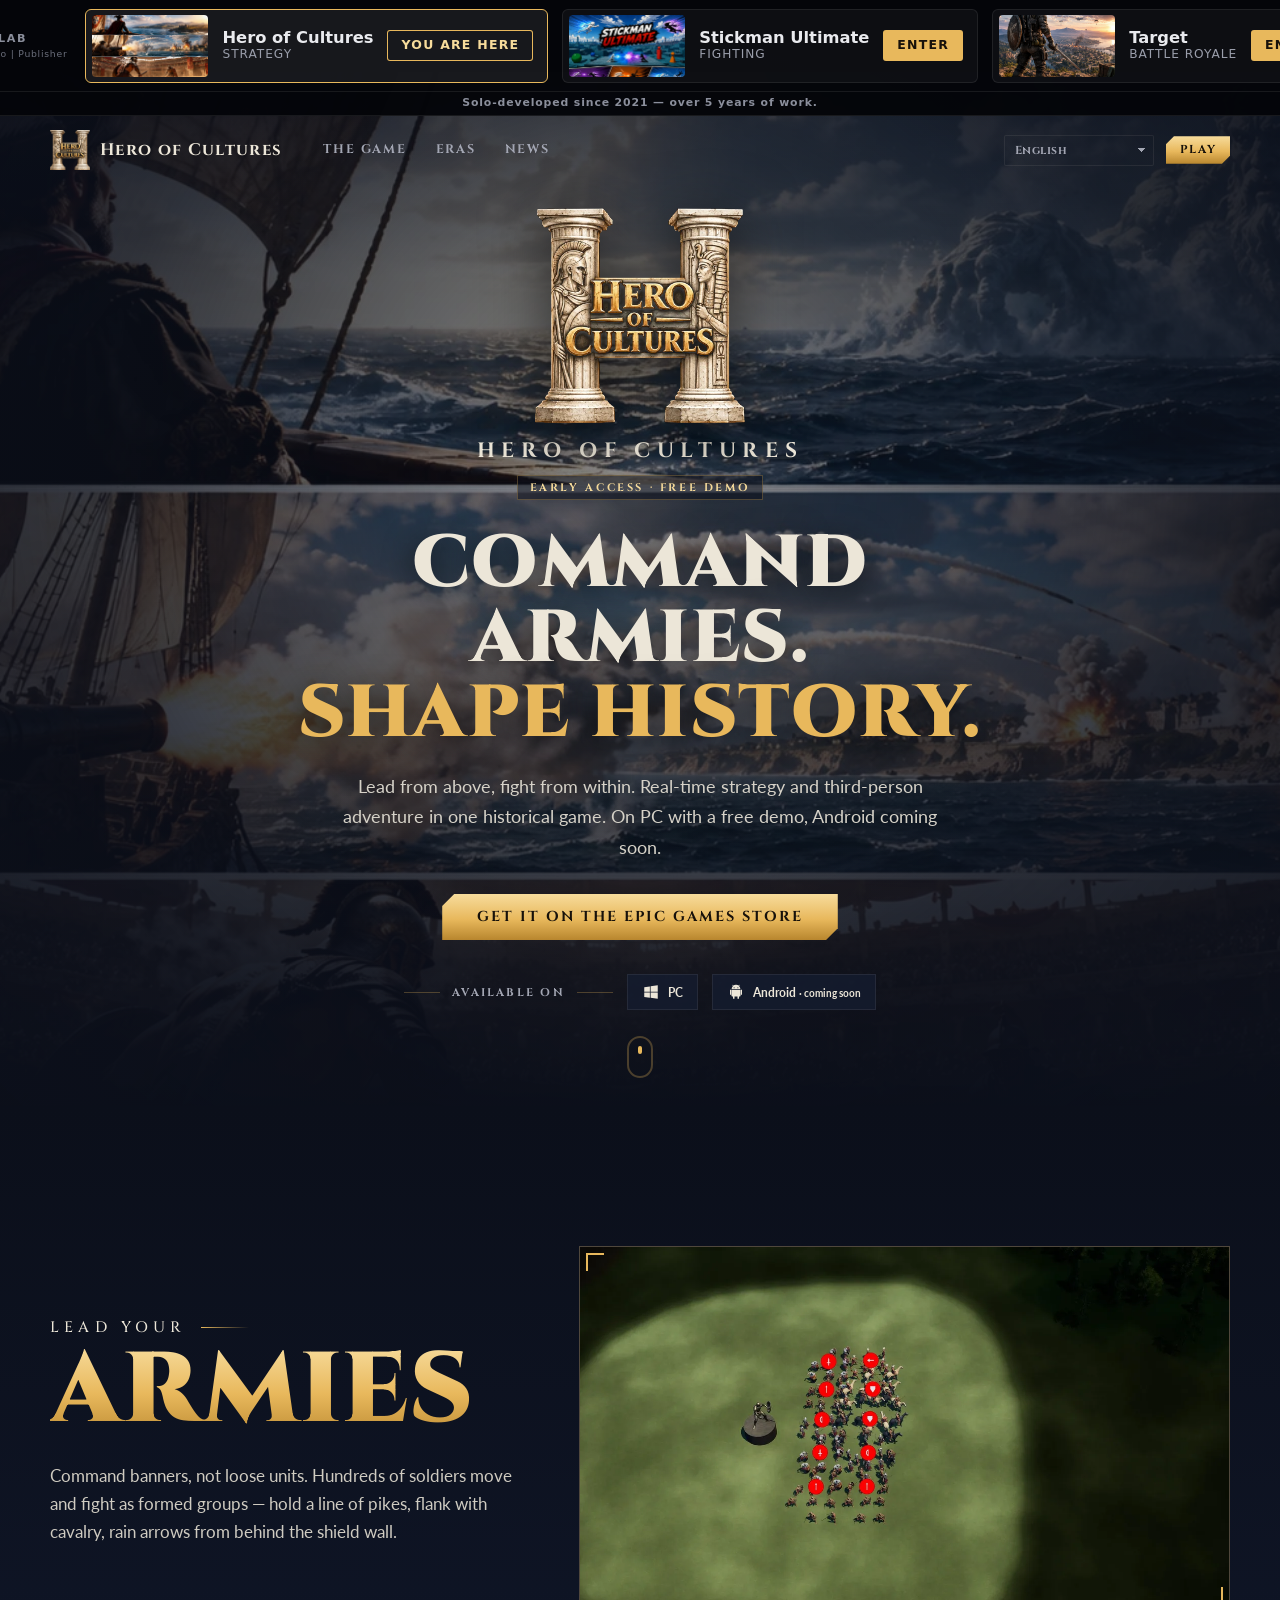
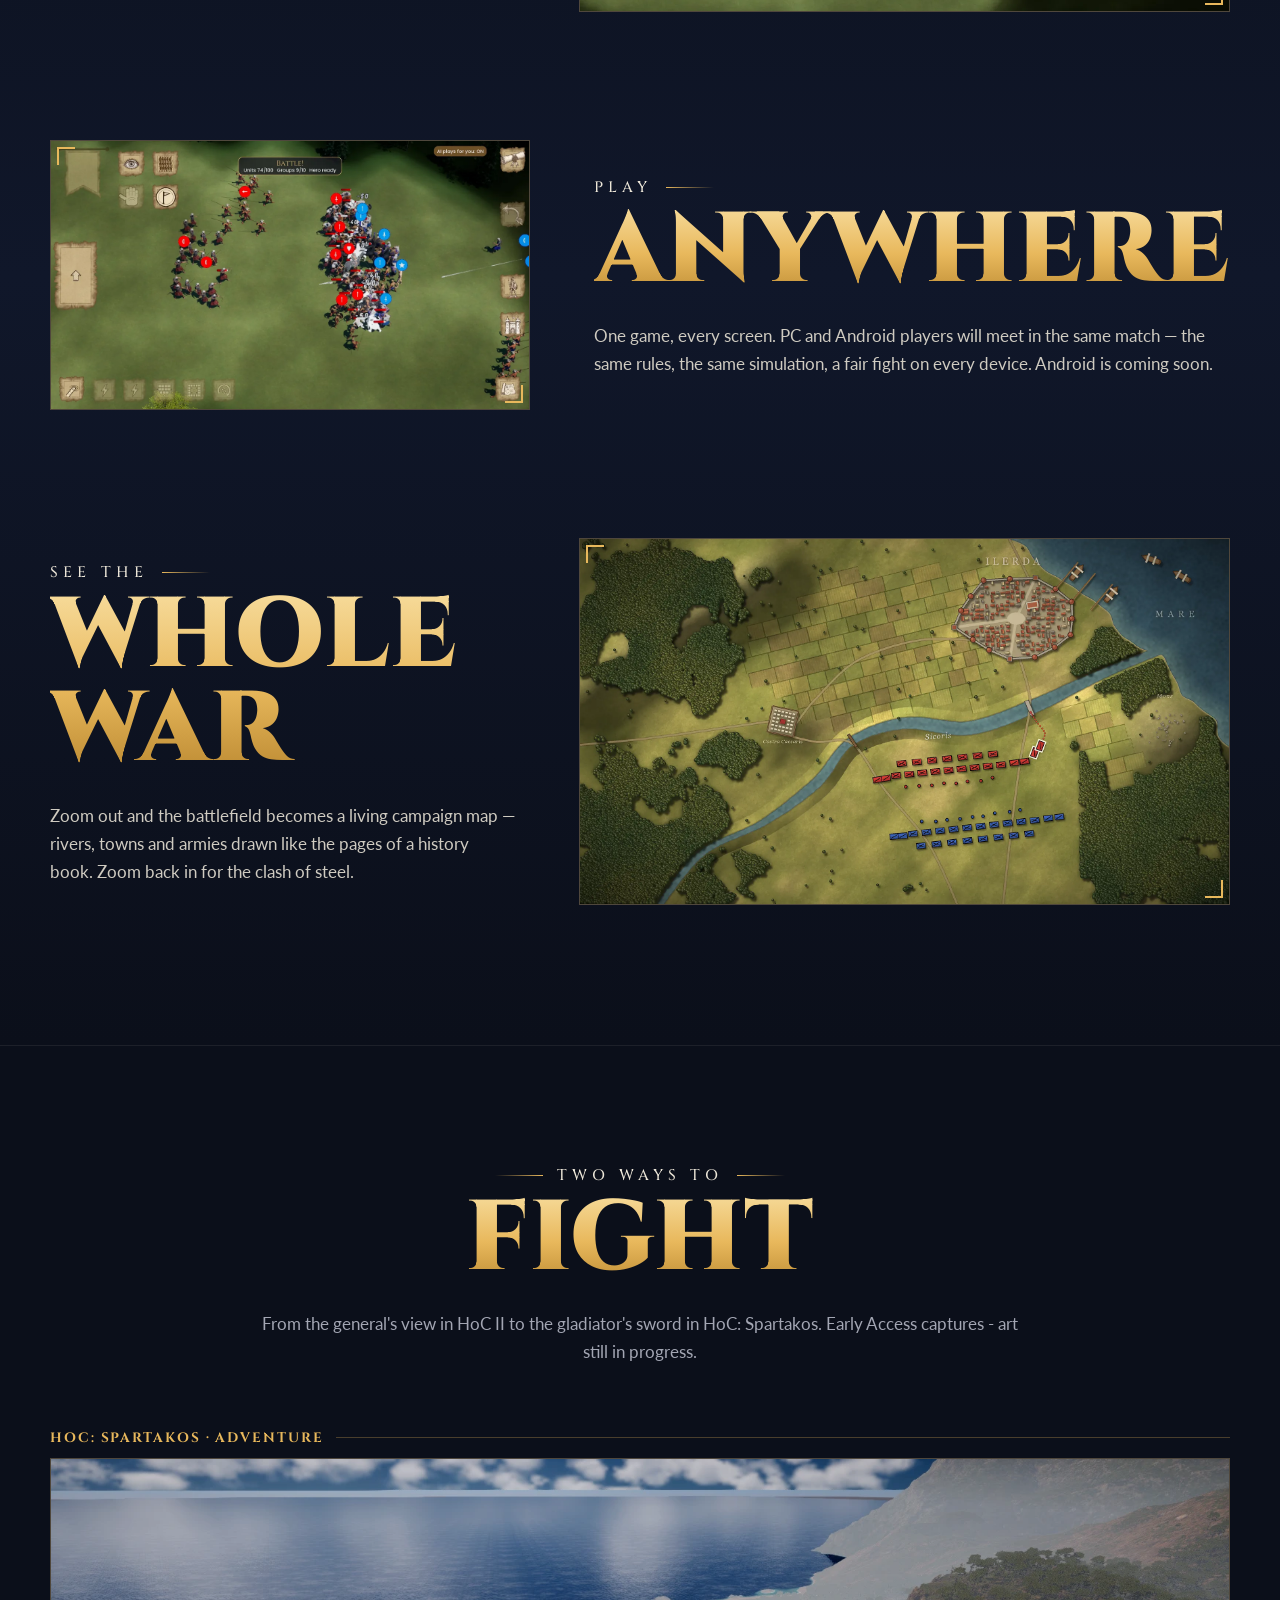
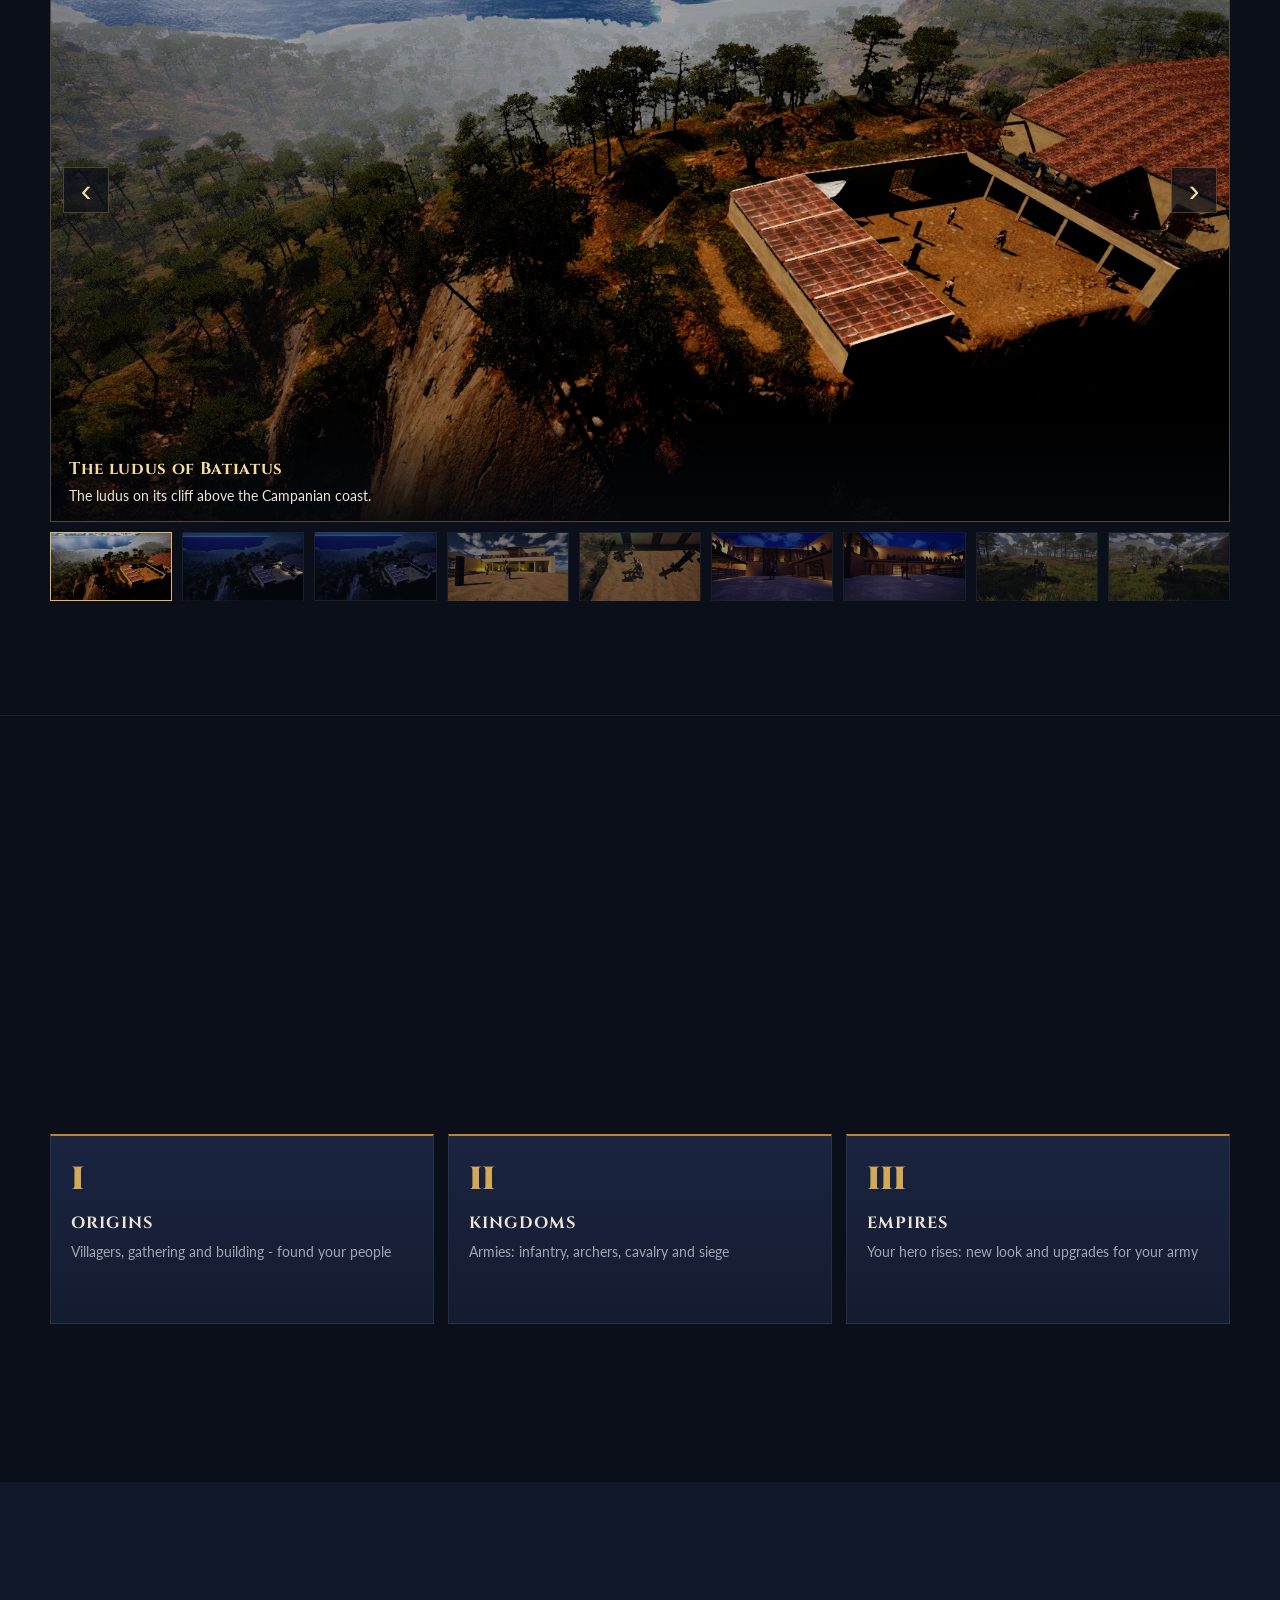
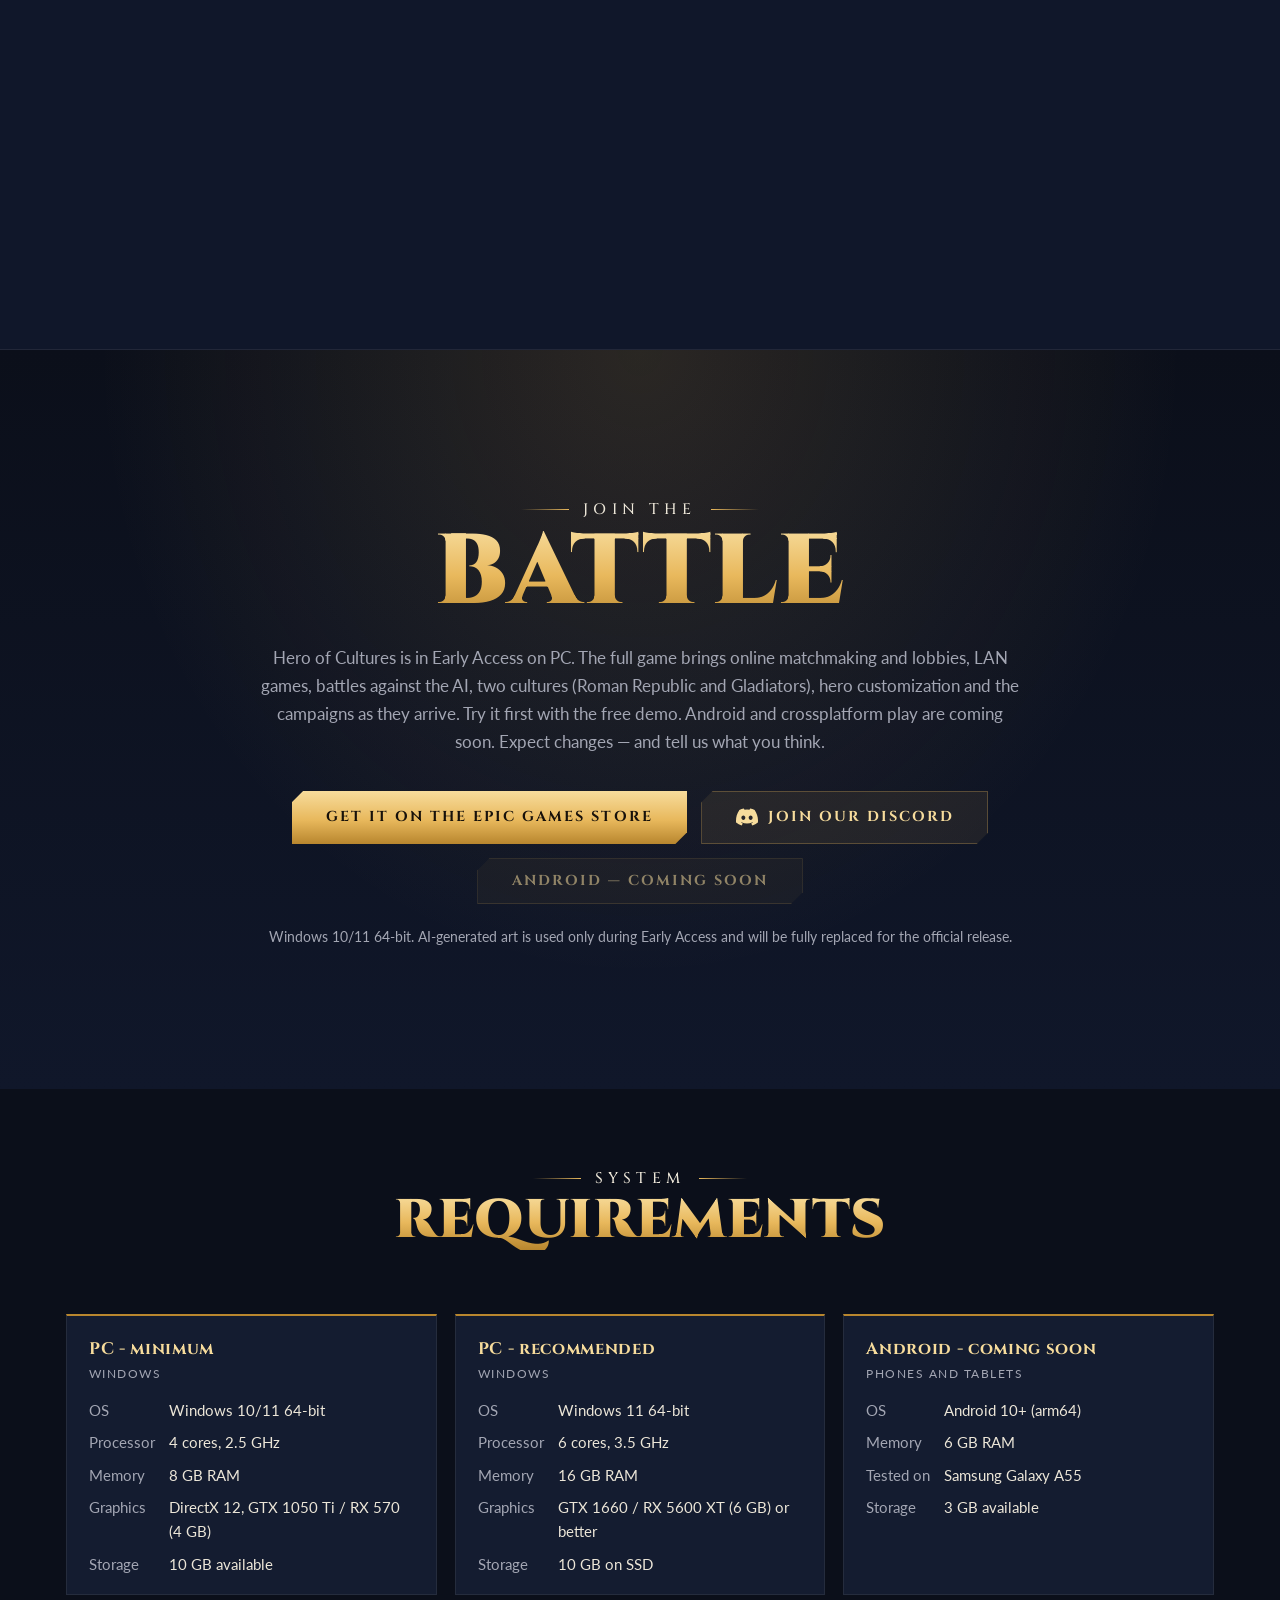
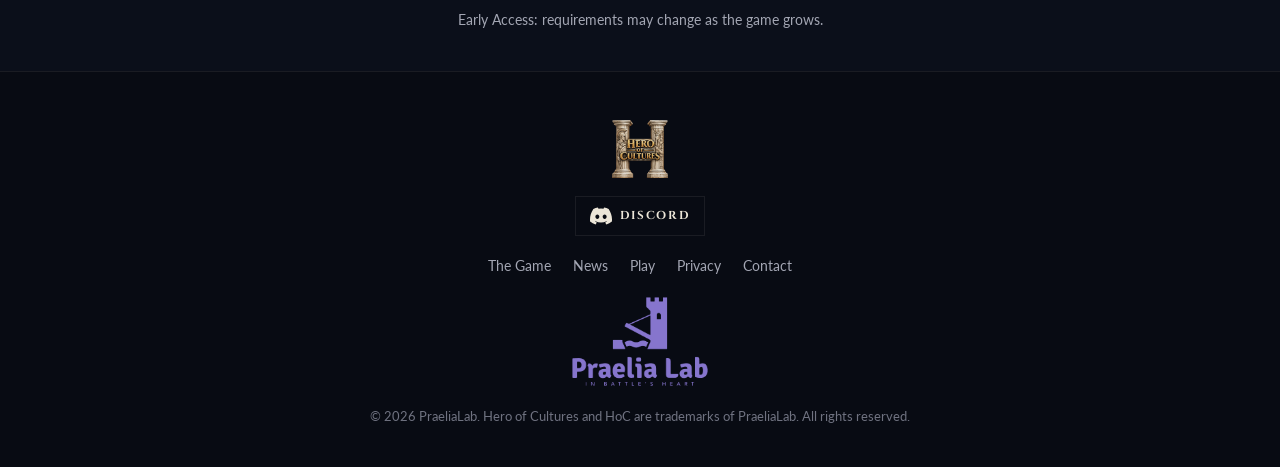
<file: index.html>
<!doctype html>
<html lang="en">
<head>
  <meta charset="utf-8">
  <meta name="color-scheme" content="dark">
  <meta name="darkreader-lock">
  <meta name="viewport" content="width=device-width, initial-scale=1">
  <title>Hero of Cultures — Historical strategy, free demo | Early Access on Epic Games Store</title>
  <meta name="description" content="Hero of Cultures is a historical strategy game (free demo available): command heroes and armies in HoC II (RTS) and fight as Spartakos in third person (in development). Early Access on the Epic Games Store, Android coming soon.">
  <meta property="og:title" content="Hero of Cultures">
  <meta property="og:description" content="Command armies. Shape history. Historical RTS with a free demo — Early Access on the Epic Games Store.">
  <meta property="og:image" content="https://heroofcultures.com/img/og-logo.jpg">
  <meta property="og:url" content="https://heroofcultures.com/">
  <meta name="twitter:card" content="summary_large_image">
  <meta property="og:type" content="website">
  <meta name="theme-color" content="#0b0f1a">
  <link rel="icon" type="image/png" href="img/favicon.png">
  <link rel="apple-touch-icon" href="img/apple-touch-icon.png">
  <link rel="preconnect" href="https://fonts.googleapis.com">
  <link rel="preconnect" href="https://fonts.gstatic.com" crossorigin>
  <link href="https://fonts.googleapis.com/css2?family=Cinzel:wght@500;700;900&family=Lato:ital,wght@0,400;0,700;1,400&display=swap" rel="stylesheet">
  <link rel="stylesheet" href="css/style.css?v=20261012m">
</head>
<body>

<nav class="gamesbar" aria-label="PraeliaLab games">
  <span class="gamesbar__studio">PraeliaLab<small data-i18n="games.studio">Digital Studio | Publisher</small></span>
  <a class="gamecard is-current" href="./" aria-current="page">
    <span class="gamecard__img" style="background-image:url('img/hero-keyart.webp')" aria-hidden="true"></span>
    <span class="gamecard__text"><strong>Hero of Cultures</strong><small data-i18n="games.hoc">Strategy</small></span>
    <span class="gamecard__enter" data-i18n="games.here">You are here</span>
  </a>
  <a class="gamecard" href="stickman/">
    <span class="gamecard__img" style="background-image:url('stickman/img/feature.webp')" aria-hidden="true"></span>
    <span class="gamecard__text"><strong>Stickman Ultimate</strong><small data-i18n="games.stickman">Fighting</small></span>
    <span class="gamecard__enter" data-i18n="games.enter">Enter</span>
  </a>
  <a class="gamecard" href="target/">
    <span class="gamecard__img" style="background-image:url('target/img/keyart.webp')" aria-hidden="true"></span>
    <span class="gamecard__text"><strong>Target</strong><small data-i18n="games.target">Battle royale</small></span>
    <span class="gamecard__enter" data-i18n="games.enter">Enter</span>
  </a>
</nav>
<p class="gamesnote" data-i18n="games.note">Solo-developed since 2021 — over 5 years of work.</p>
<!-- ============ NAV ============ -->
<header class="nav" id="nav">
  <div class="nav__bar">
    <a class="nav__brand" href="#top" aria-label="Hero of Cultures — home">
      <img src="img/logo.webp" alt="" width="40" height="41">
      <span>Hero of Cultures</span>
    </a>
    <nav class="nav__links" id="navLinks" aria-label="Main">
      <a href="#game" data-i18n="nav.game">The Game</a>
      <a href="#eras" data-i18n="nav.eras">Eras</a>
      <a href="#news" data-i18n="nav.news">News</a>
    </nav>
    <div class="nav__actions">
      <button class="lang" id="langBtn" type="button" aria-label="Mudar para português">PT</button>
      <a class="btn btn--gold btn--sm" href="#play" data-i18n="cta.play">Play</a>
      <button class="nav__burger" id="burger" type="button" aria-label="Menu" aria-expanded="false" aria-controls="navLinks">
        <span></span><span></span><span></span>
      </button>
    </div>
  </div>
</header>

<main id="top">

<!-- ============ HERO ============ -->
<section class="hero">
  <!-- To use a trailer: replace the div below with
       <video class="hero__bg" src="media/trailer.mp4" autoplay muted loop playsinline poster="img/hero-map.webp"></video> -->
  <div class="hero__bg" style="background-image:url('img/hero-triptych.webp'); background-position:center var(--games-h)" aria-hidden="true"></div>
  <div class="hero__shade" aria-hidden="true"></div>

  <div class="hero__content">
    <img class="hero__logo" src="img/logo.webp" alt="Hero of Cultures logo" width="240" height="246">
    <p class="hero__title">Hero of Cultures</p>
    <span class="badge" data-i18n="hero.badge">Early Access · Free demo</span>
    <h1 class="hero__headline" data-i18n="hero.headline">Command armies.<br><em>Shape history.</em></h1>
    <p class="hero__lead" data-i18n="hero.lead">Lead from above, fight from within. Real-time strategy and third-person adventure in one historical game. On PC with a free demo, Android coming soon.</p>
    <a class="btn btn--gold btn--lg" data-link="epicStore" href="#play" data-i18n="cta.playNow">Get it on the Epic Games Store</a>
    <div class="platforms">
      <span class="platforms__label" data-i18n="hero.available">Available on</span>
      <span class="platform" title="Windows PC">
        <svg viewBox="0 0 24 24" aria-hidden="true"><path d="M3 5.5 10.5 4.5v7H3zM11.5 4.3 21 3v8.5h-9.5zM3 12.5h7.5v7L3 18.5zM11.5 12.5H21V21l-9.5-1.3z"/></svg>
        <span>PC</span>
      </span>
      <span class="platform" title="Android">
        <svg viewBox="0 0 24 24" aria-hidden="true"><path d="M6 9h12v8a1 1 0 0 1-1 1h-1v3h-2v-3h-4v3H8v-3H7a1 1 0 0 1-1-1zM4 9h1.5v6.5H4zM18.5 9H20v6.5h-1.5zM6.2 8a5.8 5.8 0 0 1 11.6 0zM9.5 5.5a.7.7 0 1 0 0 1.4.7.7 0 0 0 0-1.4m5 0a.7.7 0 1 0 0 1.4.7.7 0 0 0 0-1.4M7.6 2.3l1.3 2-.6.4-1.3-2zm8.8 0 .6.4-1.3 2-.6-.4z"/></svg>
        <span>Android <small data-i18n="hero.soon">· coming soon</small></span>
      </span>
    </div>
  </div>
  <a class="hero__scroll" href="#game" aria-label="Scroll down"><span></span></a>
</section>

<!-- ============ FEATURES ============ -->
<section class="features" id="game">

  <article class="feature reveal">
    <div class="feature__text">
      <p class="kicker" data-i18n="f1.kicker">Lead your</p>
      <h2 class="bigword" data-i18n="f1.word">Armies</h2>
      <p data-i18n="f1.text">Command banners, not loose units. Hundreds of soldiers move and fight as formed groups — hold a line of pikes, flank with cavalry, rain arrows from behind the shield wall.</p>
    </div>
    <!-- SLOT: put an <img> or <video> inside to replace the placeholder -->
    <figure class="slot"><img src="img/shots/shot_01.webp" alt="An army deployed in formation, groups lined up by banner" loading="lazy" width="1280" height="720"></figure>
  </article>

  <article class="feature feature--flip reveal">
    <div class="feature__text">
      <p class="kicker" data-i18n="f2.kicker">Play</p>
      <h2 class="bigword" data-i18n="f2.word">Anywhere</h2>
      <p data-i18n="f2.text">One game, every screen. PC and Android players will meet in the same match — the same rules, the same simulation, a fair fight on every device. Android is coming soon.</p>
    </div>
    <figure class="slot"><img src="img/shots/shot_05.webp" alt="Battle with the in-game interface: skills, groups and the hero" loading="lazy" width="1280" height="720"></figure>
  </article>

  <article class="feature reveal">
    <div class="feature__text">
      <p class="kicker" data-i18n="f3.kicker">See the</p>
      <h2 class="bigword" data-i18n="f3.word">Whole war</h2>
      <p data-i18n="f3.text">Zoom out and the battlefield becomes a living campaign map — rivers, towns and armies drawn like the pages of a history book. Zoom back in for the clash of steel.</p>
    </div>
    <figure class="slot"><img src="img/hero-map.webp" alt="The 2D campaign-map view of the battlefield" loading="lazy"></figure>
  </article>

</section>

<!-- ============ MODES (tabs + gallery) ============ -->
<section class="modes" id="modes">
  <div class="section-head reveal">
    <p class="kicker" data-i18n="modes.kicker">Two ways to</p>
    <h2 class="bigword" data-i18n="modes.word">Fight</h2>
    <p class="section-head__lead" data-i18n="modes.lead">From the general's view in HoC II to the gladiator's sword in HoC: Spartakos. Early Access captures - art still in progress.</p>
  </div>
  <div class="modes__grid">
  <div class="modes__panel reveal" id="modes-sp">
    <h3 class="modes__title"><span data-i18n="modes.tab.sp">HoC: Spartakos · Adventure</span></h3>
    <div class="modes__stage">
      <figure class="modes__slide is-on">
        <img class="zoomable" src="img/spartakos/ludus_cine_day.webp" alt="The ludus of Batiatus - The ludus on its cliff above the Campanian coast." loading="lazy" width="1600" height="900">
        <figcaption><strong data-i18n="modes.sp10.t">The ludus of Batiatus</strong> <span data-i18n="modes.sp10.d">The ludus on its cliff above the Campanian coast.</span></figcaption>
      </figure>
      <figure class="modes__slide">
        <img class="zoomable" src="img/spartakos/ludus_cine_night_lightson.webp" alt="Night over the ludus - The hall and the lanista’s balcony stay lit." loading="lazy" width="1600" height="900">
        <figcaption><strong data-i18n="modes.sp11.t">Night over the ludus</strong> <span data-i18n="modes.sp11.d">The hall and the lanista’s balcony stay lit.</span></figcaption>
      </figure>
      <figure class="modes__slide">
        <img class="zoomable" src="img/spartakos/ludus_cine_night_lightsoff.webp" alt="The ludus asleep - The ludus asleep under the moon." loading="lazy" width="1600" height="900">
        <figcaption><strong data-i18n="modes.sp12.t">The ludus asleep</strong> <span data-i18n="modes.sp12.d">The ludus asleep under the moon.</span></figcaption>
      </figure>
      <figure class="modes__slide">
        <img class="zoomable" src="img/spartakos/ludus_normal_balcony.webp" alt="The gladiators’ hall - The hall of the gladiators under the lanista’s balcony: your hub between fights." loading="lazy" width="1600" height="900">
        <figcaption><strong data-i18n="modes.sp2.t">The gladiators’ hall</strong> <span data-i18n="modes.sp2.d">The hall of the gladiators under the lanista’s balcony: your hub between fights.</span></figcaption>
      </figure>
      <figure class="modes__slide">
        <img class="zoomable" src="img/spartakos/ludus_topdown_sparring.webp" alt="Sparring - A training partner who takes the blows. Varro starts the Arena ladder." loading="lazy" width="1600" height="900">
        <figcaption><strong data-i18n="modes.sp4.t">Sparring</strong> <span data-i18n="modes.sp4.d">A training partner who takes the blows. Varro starts the Arena ladder.</span></figcaption>
      </figure>
      <figure class="modes__slide">
        <img class="zoomable" src="img/spartakos/arena_normal_north.webp" alt="The old arena of Capua - Night falls and the crowd waits: Oenomaus sends you onto the old sands." loading="lazy" width="1600" height="900">
        <figcaption><strong data-i18n="modes.sp5.t">The old arena of Capua</strong> <span data-i18n="modes.sp5.d">Night falls and the crowd waits: Oenomaus sends you onto the old sands.</span></figcaption>
      </figure>
      <figure class="modes__slide">
        <img class="zoomable" src="img/spartakos/arena_normal_west.webp" alt="The gladiator under the torches - The stands are full and the torches burn - step forward and give them a show." loading="lazy" width="1600" height="900">
        <figcaption><strong data-i18n="modes.sp9.t">The gladiator under the torches</strong> <span data-i18n="modes.sp9.d">The stands are full and the torches burn - step forward and give them a show.</span></figcaption>
      </figure>
      <figure class="modes__slide">
        <img class="zoomable" src="img/spartakos/forest_adventure.webp?v=20261010" alt="Into the forest - Leave through the gate: survive the danger zone and reach its edge to move on." loading="lazy" width="1600" height="900">
        <figcaption><strong data-i18n="modes.sp7.t">Into the forest</strong> <span data-i18n="modes.sp7.d">Leave through the gate: survive the danger zone and reach its edge to move on.</span></figcaption>
      </figure>
      <figure class="modes__slide">
        <img class="zoomable" src="img/spartakos/forest_fight.webp?v=20261010" alt="Fight in the wild - Roman soldiers and horsemen - sword, spear or bow, on foot or on horseback." loading="lazy" width="1600" height="900">
        <figcaption><strong data-i18n="modes.sp8.t">Fight in the wild</strong> <span data-i18n="modes.sp8.d">Roman soldiers and horsemen - sword, spear or bow, on foot or on horseback.</span></figcaption>
      </figure>
      <button class="modes__nav modes__nav--prev" type="button" aria-label="Previous">&#8249;</button>
      <button class="modes__nav modes__nav--next" type="button" aria-label="Next">&#8250;</button>
    </div>
    <div class="modes__thumbs">
      <button class="modes__thumb is-on" type="button" style="background-image:url('img/spartakos/ludus_cine_day.webp')" aria-label="The ludus of Batiatus"></button>
      <button class="modes__thumb" type="button" style="background-image:url('img/spartakos/ludus_cine_night_lightson.webp')" aria-label="Night over the ludus"></button>
      <button class="modes__thumb" type="button" style="background-image:url('img/spartakos/ludus_cine_night_lightsoff.webp')" aria-label="The ludus asleep"></button>
      <button class="modes__thumb" type="button" style="background-image:url('img/spartakos/ludus_normal_balcony.webp')" aria-label="The gladiators’ hall"></button>
      <button class="modes__thumb" type="button" style="background-image:url('img/spartakos/ludus_topdown_sparring.webp')" aria-label="Sparring"></button>
      <button class="modes__thumb" type="button" style="background-image:url('img/spartakos/arena_normal_north.webp')" aria-label="The old arena of Capua"></button>
      <button class="modes__thumb" type="button" style="background-image:url('img/spartakos/arena_normal_west.webp')" aria-label="The gladiator under the torches"></button>
      <button class="modes__thumb" type="button" style="background-image:url('img/spartakos/forest_adventure.webp?v=20261010')" aria-label="Into the forest"></button>
      <button class="modes__thumb" type="button" style="background-image:url('img/spartakos/forest_fight.webp?v=20261010')" aria-label="Fight in the wild"></button>
    </div>
  </div>
  </div>
</section>

<!-- ============ ERAS ============ -->
<section class="eras" id="eras">
  <div class="section-head reveal">
    <p class="kicker" data-i18n="eras.kicker">Rise through the</p>
    <h2 class="bigword" data-i18n="eras.word">Eras</h2>
    <p class="section-head__lead" data-i18n="eras.lead">Three eras in every match: from Origins to Kingdoms and Empires — progress widens your tactics instead of just inflating stats.</p>
  </div>
  <ol class="eras__row" id="erasRow"><!-- filled from js/content.js --></ol>
</section>

<!-- ============ NEWS ============ -->
<section class="news" id="news">
  <div class="section-head reveal">
    <p class="kicker" data-i18n="news.kicker">From the forge</p>
    <h2 class="bigword" data-i18n="news.word">Latest news</h2>
  </div>
  <div class="cards" id="newsList"><!-- filled from js/content.js --></div>
</section>

<!-- ============ PLAY ============ -->
<section class="play" id="play">
  <div class="play__inner reveal">
    <p class="kicker" data-i18n="play.kicker">Join the</p>
    <h2 class="bigword" data-i18n="play.word">Battle</h2>
    <p class="section-head__lead" data-i18n="play.lead">Hero of Cultures is in Early Access on PC. The full game brings online matchmaking and lobbies, LAN games, battles against the AI, two cultures (Roman Republic and Gladiators), hero customization and the campaigns as they arrive. Try it first with the free demo. Android and crossplatform play are coming soon. Expect changes — and tell us what you think.</p>
    <div class="play__buttons" id="downloads">
      <a class="btn btn--gold btn--lg" data-link="epicStore" href="#" data-i18n="play.epic">Get it on the Epic Games Store</a>
      <a class="btn btn--outline btn--lg btn--icon" data-link="discord" href="#"><svg viewBox="0 0 24 24" aria-hidden="true"><path d="M20.32 4.37A19.8 19.8 0 0 0 15.4 2.85a13.8 13.8 0 0 0-.63 1.29 18.4 18.4 0 0 0-5.53 0 13.6 13.6 0 0 0-.64-1.29 19.7 19.7 0 0 0-4.92 1.52C.53 9.05-.32 13.6.1 18.09a19.9 19.9 0 0 0 6.03 3.05 14.7 14.7 0 0 0 1.29-2.1 12.9 12.9 0 0 1-2.03-.97c.17-.13.34-.26.5-.4a14.2 14.2 0 0 0 12.22 0c.16.14.33.27.5.4-.65.38-1.33.71-2.04.98.37.74.8 1.44 1.29 2.1a19.8 19.8 0 0 0 6.04-3.06c.5-5.18-.84-9.69-3.58-13.72M8.02 15.33c-1.18 0-2.16-1.09-2.16-2.42s.96-2.42 2.16-2.42c1.21 0 2.18 1.1 2.16 2.42 0 1.33-.96 2.42-2.16 2.42m7.97 0c-1.18 0-2.16-1.09-2.16-2.42s.96-2.42 2.16-2.42c1.21 0 2.18 1.1 2.16 2.42 0 1.33-.95 2.42-2.16 2.42"/></svg><span data-i18n="play.discord">Join our Discord</span></a>
      <a class="btn btn--outline btn--lg" data-link="googlePlay" href="#">Google Play</a>
      <span class="btn btn--outline btn--lg is-soon" aria-disabled="true" data-i18n="play.android">Android — coming soon</span>
    </div>
    <p class="play__note" data-i18n="play.note">Windows 10/11 64-bit. AI-generated art is used only during Early Access and will be fully replaced for the official release.</p>
  </div>
</section>

<section class="reqs" id="reqs">
  <div class="section-head reveal">
    <p class="kicker" data-i18n="reqs.kicker">System</p>
    <h2 class="bigword" data-i18n="reqs.word">Requirements</h2>
  </div>
  <div class="reqs__grid" id="reqsGrid"><!-- filled from content.js --></div>
  <p class="reqs__note" data-i18n="reqs.note">Early Access: requirements may change as the game grows.</p>
</section>

</main>

<!-- ============ FOOTER ============ -->
<footer class="footer">
  <img class="footer__logo" src="img/logo.webp" alt="" width="56" height="57">
  <div class="social" id="social"><!-- filled from js/content.js --></div>
  <nav class="footer__links" aria-label="Footer">
    <a href="#game" data-i18n="nav.game">The Game</a>
    <a href="#news" data-i18n="nav.news">News</a>
    <a href="#play" data-i18n="nav.play">Play</a>
    <a href="privacy.html" data-i18n="footer.privacy">Privacy</a>
    <a href="mailto:praelialab@gmail.com" data-i18n="footer.contact">Contact</a>
    <!-- TODO: credits.html, presskit.html -->
  </nav>
  <img class="footer__studio" src="img/praelialab.png" alt="PraeliaLab - In Battle's Heart" width="140" height="94" loading="lazy">
  <p class="footer__copy">© <span id="year">2026</span> PraeliaLab. Hero of Cultures and HoC are trademarks of PraeliaLab. <span data-i18n="footer.rights">All rights reserved.</span></p>
</footer>

<script src="js/content.js?v=20261008g"></script>
<script src="js/i18n.js?v=20261012c"></script>
<script src="js/main.js?v=20261012m"></script>
</body>
</html>
</file>
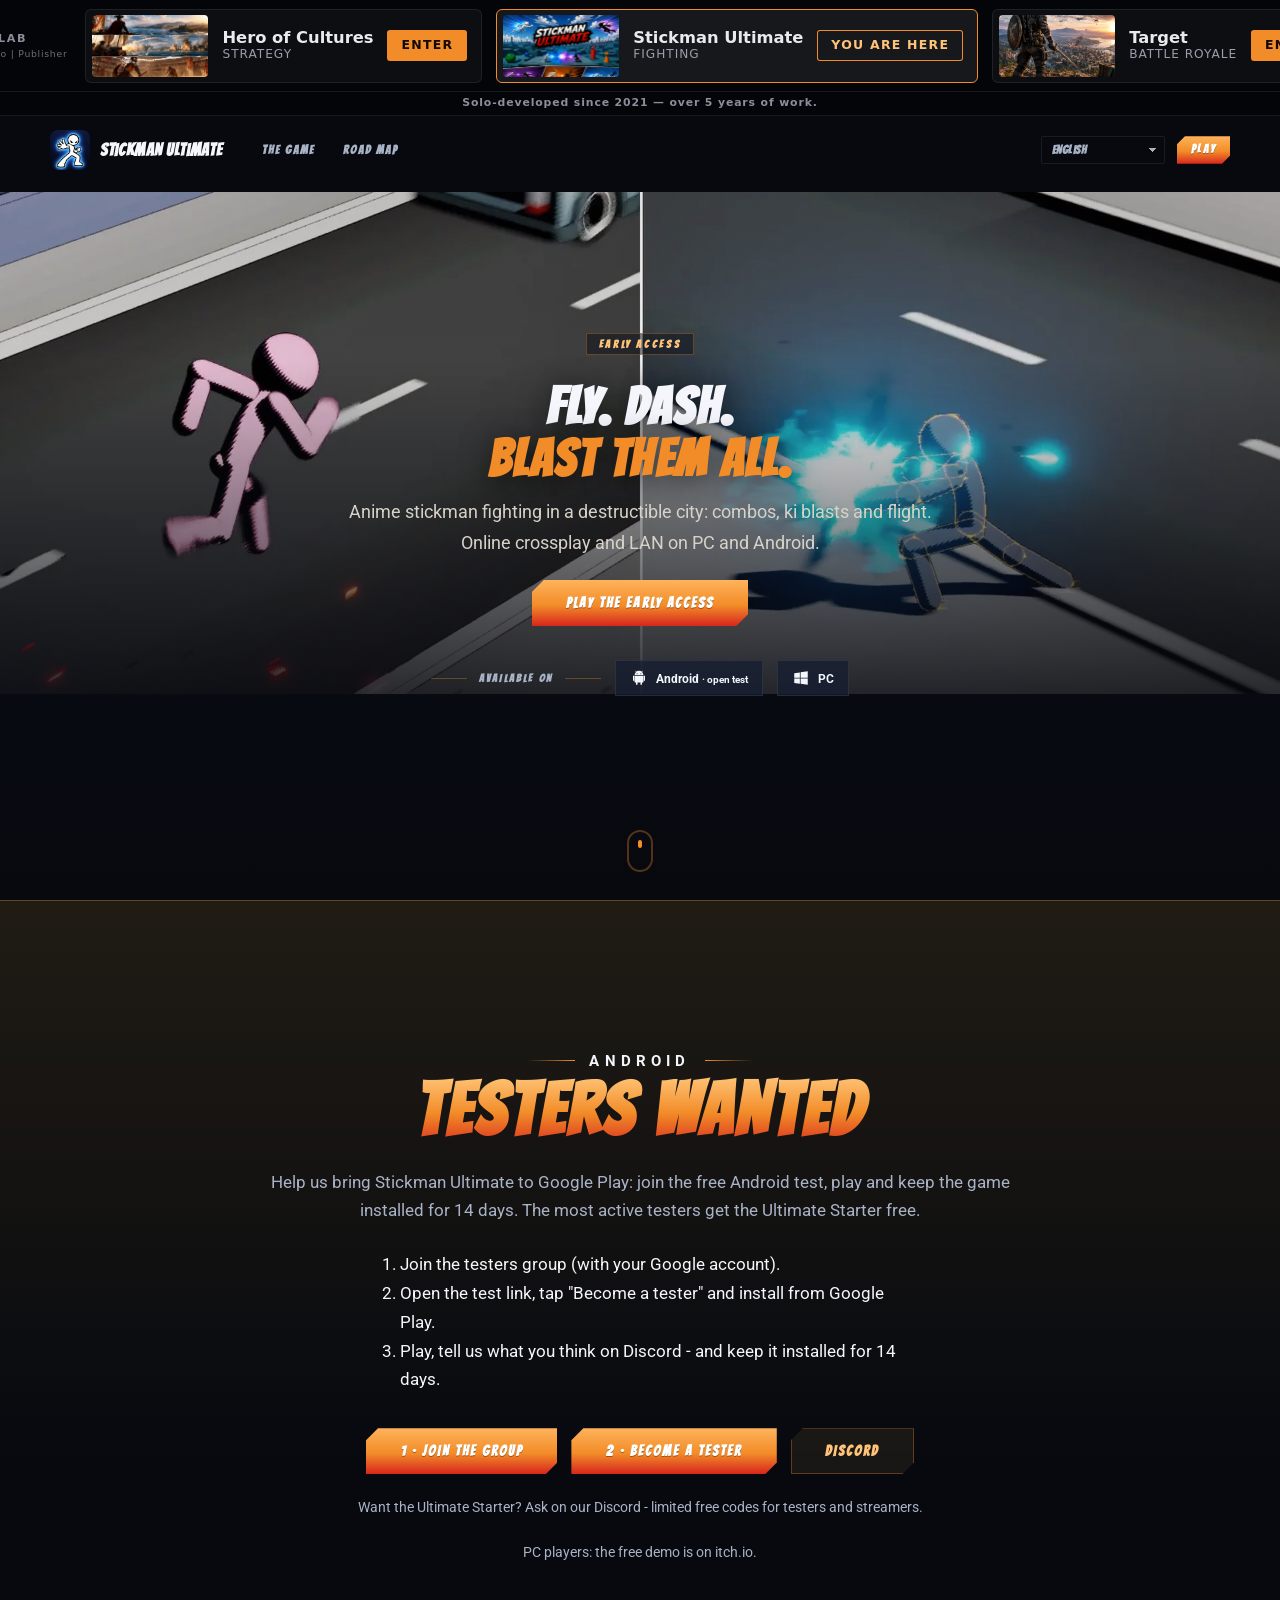
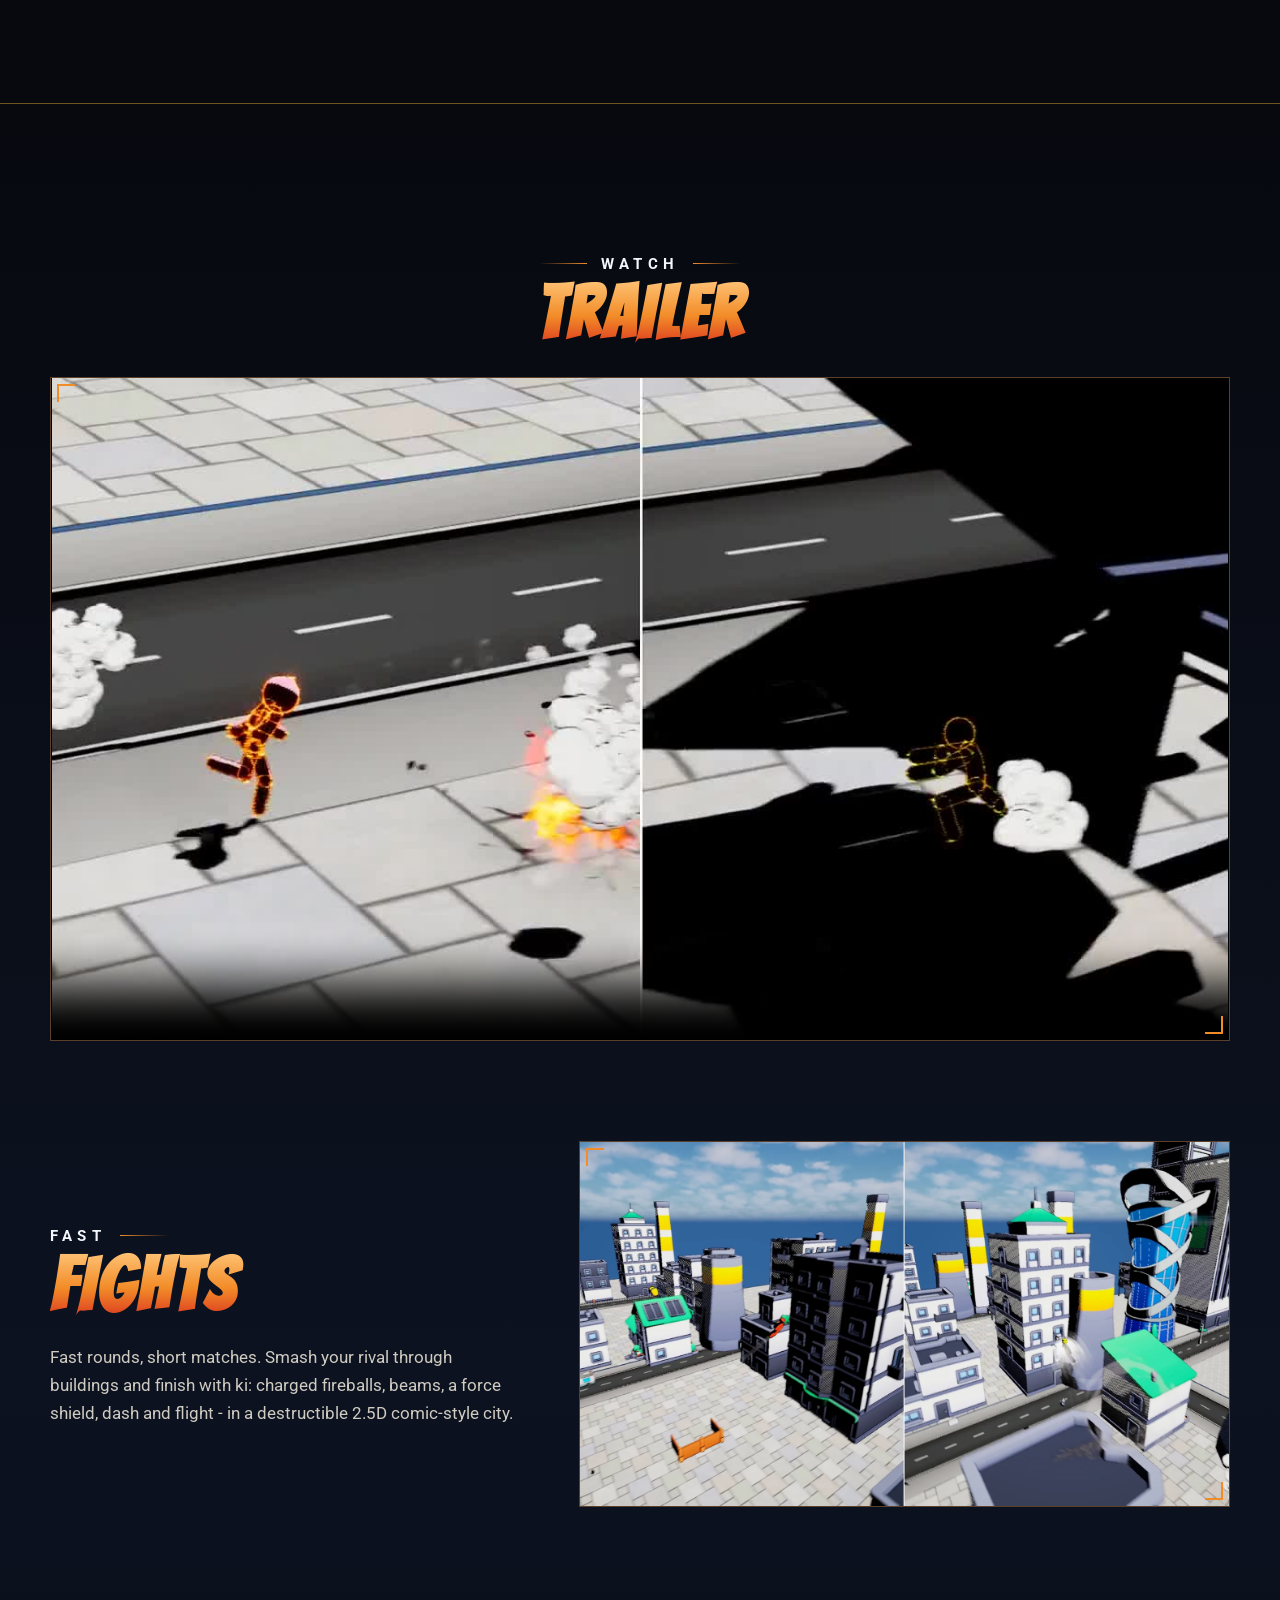
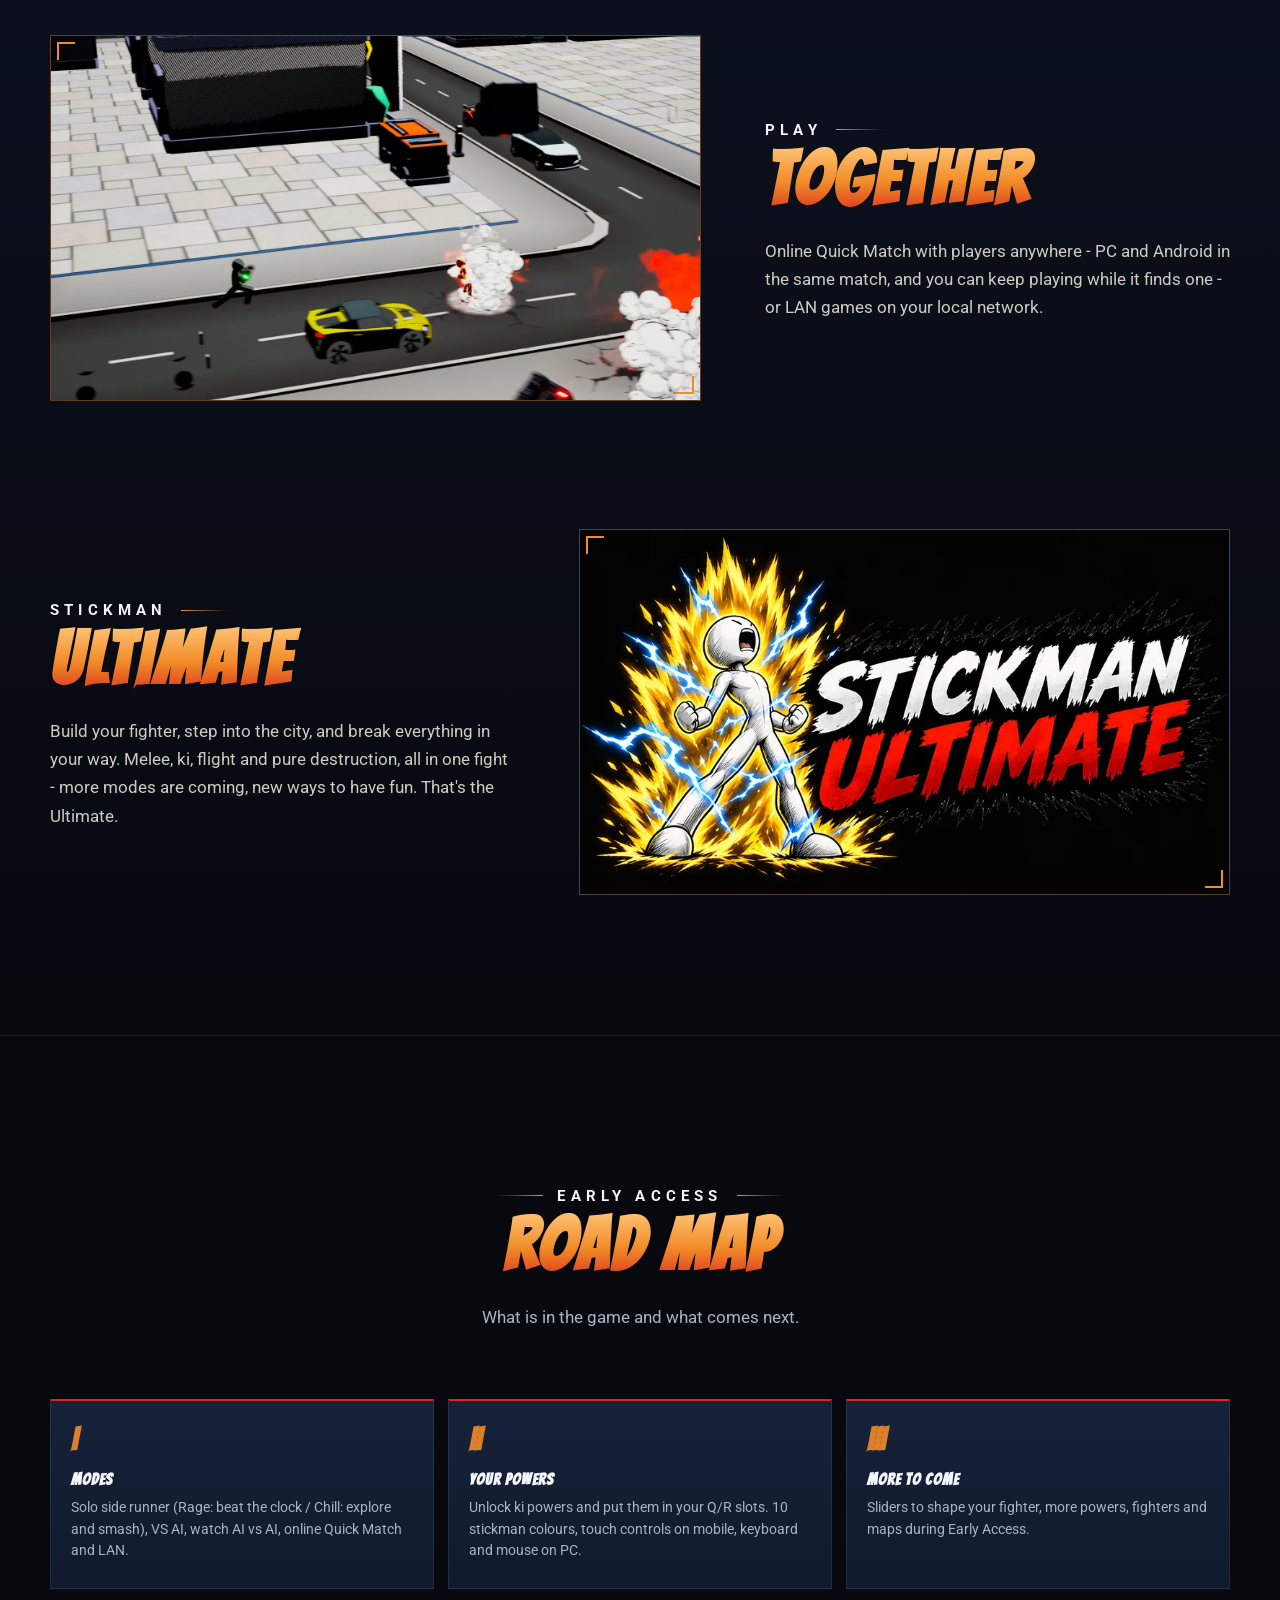
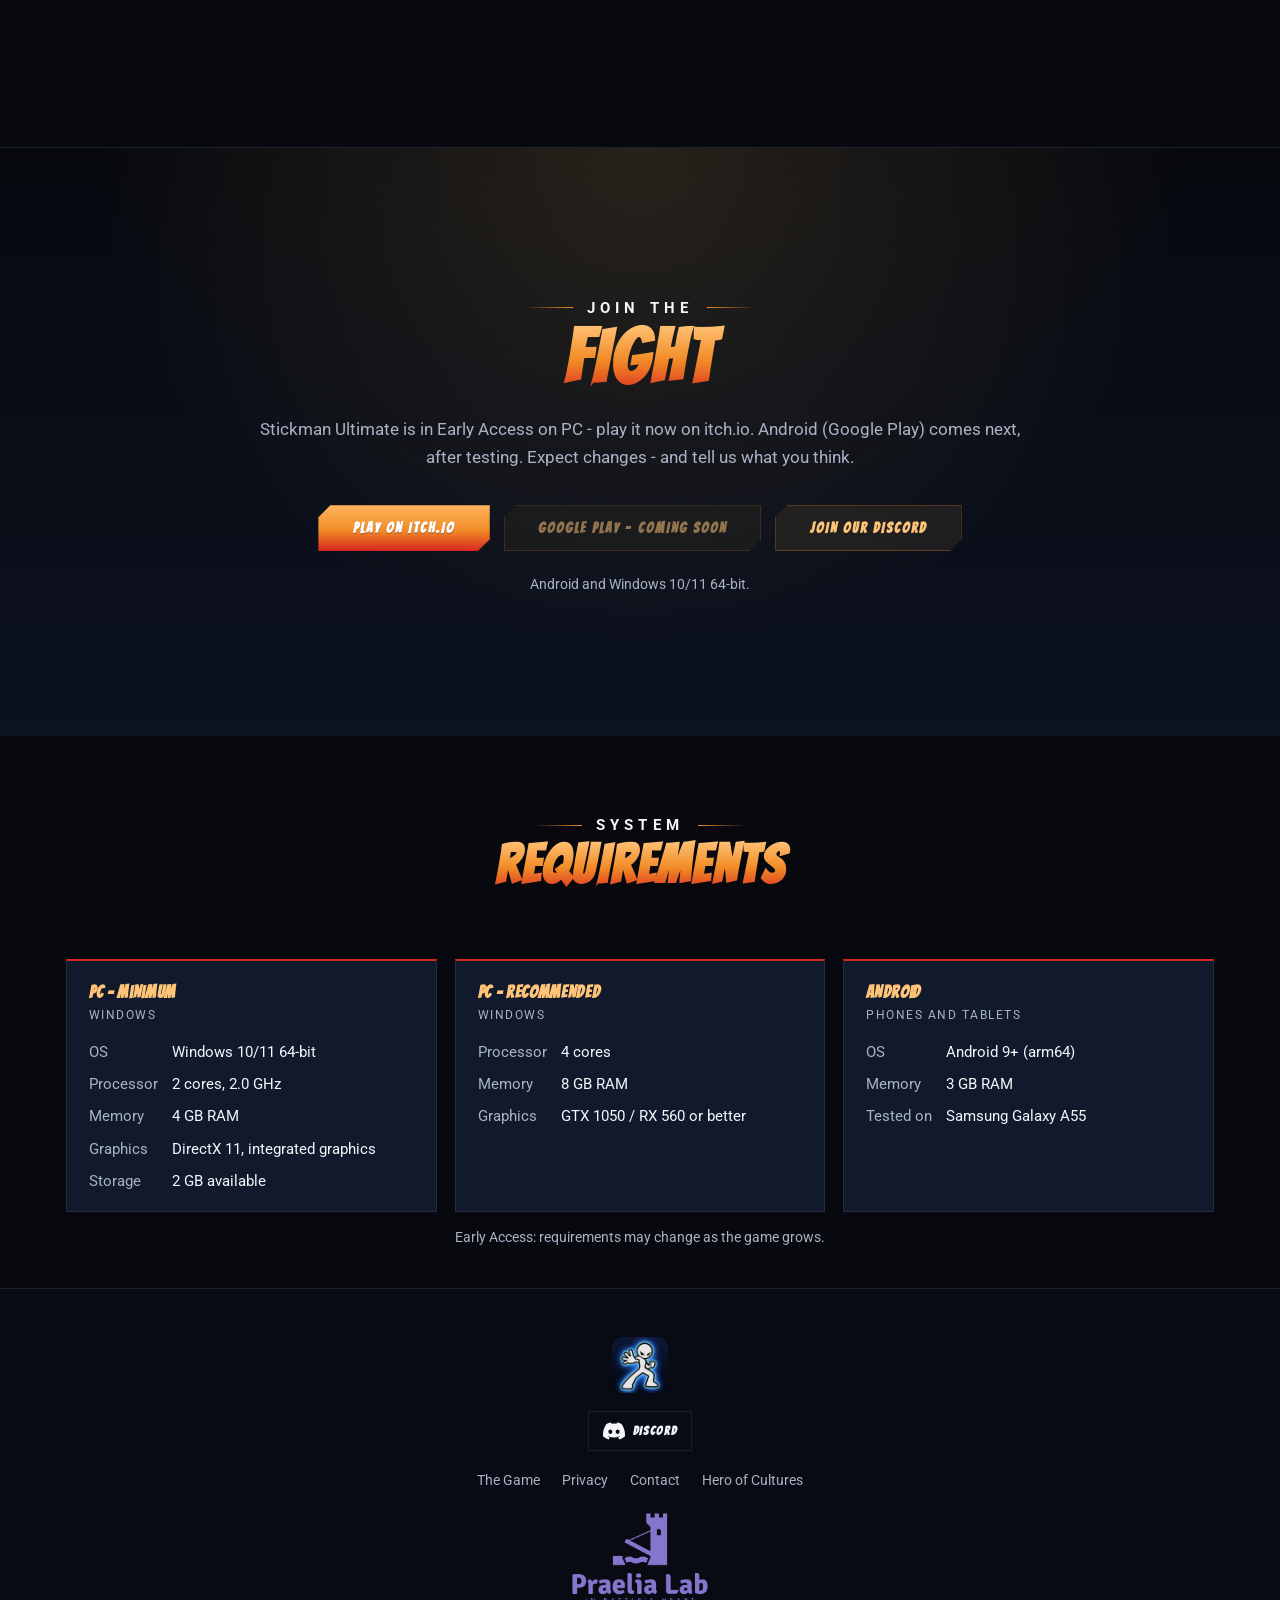
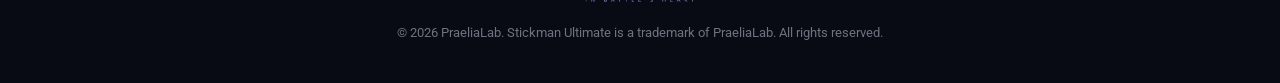
<file: stickman/index.html>
<!doctype html>
<html lang="en">
<head>
  <meta charset="utf-8">
  <meta name="color-scheme" content="dark">
  <meta name="darkreader-lock">
  <meta name="viewport" content="width=device-width, initial-scale=1">
  <title>Stickman Ultimate — Fast stickman fighting | Early Access</title>
  <meta name="description" content="Stickman Ultimate is a fast, flashy stickman fighting game: online and LAN battles on PC and Android, in Early Access. By PraeliaLab.">
  <meta property="og:title" content="Stickman Ultimate">
  <meta property="og:description" content="Fast stickman fighting: online & LAN battles. Early Access on Android and PC.">
  <meta property="og:image" content="https://heroofcultures.com/stickman/img/og.jpg">
  <meta property="og:url" content="https://heroofcultures.com/stickman/">
  <meta name="twitter:card" content="summary_large_image">
  <meta property="og:type" content="website">
  <meta name="theme-color" content="#07090f">
  <link rel="icon" type="image/png" href="img/icon.png?v=2">
  <link rel="apple-touch-icon" href="img/icon.png?v=2">
  <link rel="preconnect" href="https://fonts.googleapis.com">
  <link rel="preconnect" href="https://fonts.gstatic.com" crossorigin>
  <link href="https://fonts.googleapis.com/css2?family=Bangers&family=Roboto:wght@400;700&display=swap" rel="stylesheet">
  <link rel="stylesheet" href="../css/style.css?v=20261012m">
  <link rel="stylesheet" href="theme.css?v=20261011f">
<style>
  .testers { background: linear-gradient(180deg, rgba(255,196,64,.10), transparent 70%); border-top: 1px solid rgba(255,196,64,.35); border-bottom: 1px solid rgba(255,196,64,.35); }
  .testers__steps { max-width: 560px; margin: 26px auto 0; text-align: left; line-height: 1.7; }
</style>
</head>
<body>

<nav class="gamesbar" aria-label="PraeliaLab games">
  <span class="gamesbar__studio">PraeliaLab<small data-i18n="games.studio">Digital Studio | Publisher</small></span>
  <a class="gamecard" href="../">
    <span class="gamecard__img" style="background-image:url('../img/hero-keyart.webp')" aria-hidden="true"></span>
    <span class="gamecard__text"><strong>Hero of Cultures</strong><small data-i18n="games.hoc">Strategy</small></span>
    <span class="gamecard__enter" data-i18n="games.enter">Enter</span>
  </a>
  <a class="gamecard is-current" href="../stickman/" aria-current="page">
    <span class="gamecard__img" style="background-image:url('../stickman/img/feature.webp')" aria-hidden="true"></span>
    <span class="gamecard__text"><strong>Stickman Ultimate</strong><small data-i18n="games.stickman">Fighting</small></span>
    <span class="gamecard__enter" data-i18n="games.here">You are here</span>
  </a>
  <a class="gamecard" href="../target/">
    <span class="gamecard__img" style="background-image:url('../target/img/keyart.webp')" aria-hidden="true"></span>
    <span class="gamecard__text"><strong>Target</strong><small data-i18n="games.target">Battle royale</small></span>
    <span class="gamecard__enter" data-i18n="games.enter">Enter</span>
  </a>
</nav>
<p class="gamesnote" data-i18n="games.note">Solo-developed since 2021 — over 5 years of work.</p>
<header class="nav" id="nav">
  <div class="nav__bar">
    <a class="nav__brand" href="#top" aria-label="Stickman Ultimate — home">
      <img src="img/icon.png?v=2" alt="" width="40" height="40">
      <span>Stickman Ultimate</span>
    </a>
    <nav class="nav__links" id="navLinks" aria-label="Main">
      <a href="#game" data-i18n="nav.game">The Game</a>
      <a href="#road" data-i18n="nav.road">Road map</a>
    </nav>
    <div class="nav__actions">
      <button class="lang" id="langBtn" type="button" aria-label="Mudar para português">PT</button>
      <a class="btn btn--gold btn--sm" href="#play" data-i18n="cta.play">Play</a>
      <button class="nav__burger" id="burger" type="button" aria-label="Menu" aria-expanded="false" aria-controls="navLinks">
        <span></span><span></span><span></span>
      </button>
    </div>
  </div>
</header>

<main id="top">

<section class="hero">
  <div class="hero__bg" style="background-image:url('img/hero.webp?v=2')" aria-hidden="true"></div>
  <div class="hero__shade" aria-hidden="true"></div>
  <div class="hero__content">
    <span class="badge" data-i18n="hero.badge">Early Access</span>
    <h1 class="hero__headline" data-i18n="hero.headline">Fly. Dash.<br><em>Blast them all.</em></h1>
    <p class="hero__lead" data-i18n="hero.lead">Anime stickman fighting in a destructible city: combos, ki blasts and flight. Online crossplay and LAN on PC and Android.</p>
    <a class="btn btn--gold btn--lg" href="#play" data-i18n="cta.get">Play the Early Access</a>
    <div class="platforms">
      <span class="platforms__label" data-i18n="hero.available">Available on</span>
      <span class="platform" title="Android">
        <svg viewBox="0 0 24 24" aria-hidden="true"><path d="M6 9h12v8a1 1 0 0 1-1 1h-1v3h-2v-3h-4v3H8v-3H7a1 1 0 0 1-1-1zM4 9h1.5v6.5H4zM18.5 9H20v6.5h-1.5zM6.2 8a5.8 5.8 0 0 1 11.6 0zM9.5 5.5a.7.7 0 1 0 0 1.4.7.7 0 0 0 0-1.4m5 0a.7.7 0 1 0 0 1.4.7.7 0 0 0 0-1.4M7.6 2.3l1.3 2-.6.4-1.3-2zm8.8 0 .6.4-1.3 2-.6-.4z"/></svg>
        <span>Android <small data-i18n="hero.test">· open test</small></span>
      </span>
      <span class="platform" title="Windows PC">
        <svg viewBox="0 0 24 24" aria-hidden="true"><path d="M3 5.5 10.5 4.5v7H3zM11.5 4.3 21 3v8.5h-9.5zM3 12.5h7.5v7L3 18.5zM11.5 12.5H21V21l-9.5-1.3z"/></svg>
        <span>PC</span>
      </span>
    </div>
  </div>
  <a class="hero__scroll" href="#game" aria-label="Scroll down"><span></span></a>
</section>

<section class="play testers" id="testers">
  <div class="play__inner reveal">
    <p class="kicker" data-i18n="test.kicker">Android</p>
    <h2 class="bigword" data-i18n="test.word">Testers wanted</h2>
    <p class="section-head__lead" data-i18n="test.lead">Help us bring Stickman Ultimate to Google Play: join the free Android test, play and keep the game installed for 14 days. The most active testers get the Ultimate Starter free.</p>
    <ol class="testers__steps">
      <li data-i18n="test.s1">Join the testers group (with your Google account).</li>
      <li data-i18n="test.s2">Open the test link, tap "Become a tester" and install from Google Play.</li>
      <li data-i18n="test.s3">Play, tell us what you think on Discord - and keep it installed for 14 days.</li>
    </ol>
    <div class="play__buttons">
      <a class="btn btn--gold btn--lg" href="https://groups.google.com/g/stickman-ultimate-testers" target="_blank" rel="noopener" data-i18n="test.b1">1 · Join the group</a>
      <a class="btn btn--gold btn--lg" href="https://play.google.com/apps/testing/com.praelialab.stickman" target="_blank" rel="noopener" data-i18n="test.b2">2 · Become a tester</a>
      <a class="btn btn--outline btn--lg" data-link="discord" href="#" data-i18n="test.b3">Discord</a>
    </div>
    <p class="play__note" data-i18n="test.codes">Want the Ultimate Starter? Ask on our Discord - limited free codes for testers and streamers.</p>
    <p class="play__note" data-i18n="test.note">PC players: the free demo is on itch.io.</p>
  </div>
</section>

<section class="features" id="game">
  <div class="trailer reveal">
    <div class="section-head">
      <p class="kicker" data-i18n="trailer.kicker">Watch</p>
      <h2 class="bigword" data-i18n="trailer.word">Trailer</h2>
    </div>
    <figure class="slot slot--video"><video controls playsinline preload="metadata" poster="media/trailer_poster.jpg" src="media/trailer.mp4"></video></figure>
  </div>
  <article class="feature reveal">
    <div class="feature__text">
      <p class="kicker" data-i18n="f1.kicker">Fast</p>
      <h2 class="bigword" data-i18n="f1.word">Fights</h2>
      <p data-i18n="f1.text">Fast rounds, short matches. Smash your rival through buildings and finish with ki: charged fireballs, beams, a force shield, dash and flight - in a destructible 2.5D comic-style city.</p>
    </div>
    <figure class="slot"><img src="img/shot_fights.webp" alt="Two stickmen trade ki blasts on a city street" loading="lazy"></figure>
  </article>
  <article class="feature feature--flip reveal">
    <div class="feature__text">
      <p class="kicker" data-i18n="f2.kicker">Play</p>
      <h2 class="bigword" data-i18n="f2.word">Together</h2>
      <p data-i18n="f2.text">Online Quick Match with players anywhere - PC and Android in the same match, and you can keep playing while it finds one - or LAN games on your local network.</p>
    </div>
    <figure class="slot"><img src="img/shot_together.webp" alt="A ki blast sends a car flying while a stickman charges in" loading="lazy"></figure>
  </article>
  <article class="feature reveal">
    <div class="feature__text">
      <p class="kicker" data-i18n="f3.kicker">Stickman</p>
      <h2 class="bigword" data-i18n="f3.word">Ultimate</h2>
      <p data-i18n="f3.text">Build your fighter, step into the city, and break everything in your way. Melee, ki, flight and pure destruction, all in one fight - more modes are coming, new ways to have fun. That's the Ultimate.</p>
    </div>
    <figure class="slot"><img src="img/logo.webp" alt="Stickman Ultimate logo: a white stickman powering up in a golden aura" loading="lazy"></figure>
  </article>
</section>

<section class="eras" id="road">
  <div class="section-head reveal">
    <p class="kicker" data-i18n="road.kicker">Early Access</p>
    <h2 class="bigword" data-i18n="road.word">Road map</h2>
    <p class="section-head__lead" data-i18n="road.lead">What is in the game and what comes next.</p>
  </div>
  <ol class="eras__row" id="erasRow"><!-- filled from content.js --></ol>
</section>

<section class="play" id="play">
  <div class="play__inner reveal">
    <p class="kicker" data-i18n="play.kicker">Join the</p>
    <h2 class="bigword" data-i18n="play.word">Fight</h2>
    <p class="section-head__lead" data-i18n="play.lead">Stickman Ultimate is in Early Access on PC - play it now on itch.io. Android (Google Play) comes next, after testing. Expect changes - and tell us what you think.</p>
    <div class="play__buttons">
      <a class="btn btn--gold btn--lg" data-link="googlePlay" href="#">Google Play</a>
      <a class="btn btn--gold btn--lg" data-link="itch" href="#" data-i18n="play.itch">Play on itch.io</a>
      <span class="btn btn--outline btn--lg is-soon" aria-disabled="true" data-i18n="play.soon">Google Play - coming soon</span>
      <a class="btn btn--outline btn--lg btn--icon" data-link="discord" href="#"><span data-i18n="play.discord">Join our Discord</span></a>
    </div>
    <p class="play__note" data-i18n="play.note">Android and Windows 10/11 64-bit.</p>
  </div>
</section>

<section class="reqs" id="reqs">
  <div class="section-head reveal">
    <p class="kicker" data-i18n="reqs.kicker">System</p>
    <h2 class="bigword" data-i18n="reqs.word">Requirements</h2>
  </div>
  <div class="reqs__grid" id="reqsGrid"><!-- filled from content.js --></div>
  <p class="reqs__note" data-i18n="reqs.note">Early Access: requirements may change as the game grows.</p>
</section>

</main>

<footer class="footer">
  <img class="footer__logo" src="img/icon.png?v=2" alt="" width="56" height="56">
  <div class="social" id="social"></div>
  <nav class="footer__links" aria-label="Footer">
    <a href="#game" data-i18n="nav.game">The Game</a>
    <a href="../stickman-privacy.html" data-i18n="footer.privacy">Privacy</a>
    <a href="mailto:praelialab@gmail.com" data-i18n="footer.contact">Contact</a>
    <a href="../">Hero of Cultures</a>
  </nav>
  <img class="footer__studio" src="../img/praelialab.png" alt="PraeliaLab - In Battle's Heart" width="140" height="94" loading="lazy">
  <p class="footer__copy">© <span id="year">2026</span> PraeliaLab. Stickman Ultimate is a trademark of PraeliaLab. <span data-i18n="footer.rights">All rights reserved.</span></p>
</footer>

<script src="content.js?v=20261012b"></script>
<script src="i18n.js?v=20261012c"></script>
<script src="../js/main.js?v=20261012m"></script>
</body>
</html>
</file>
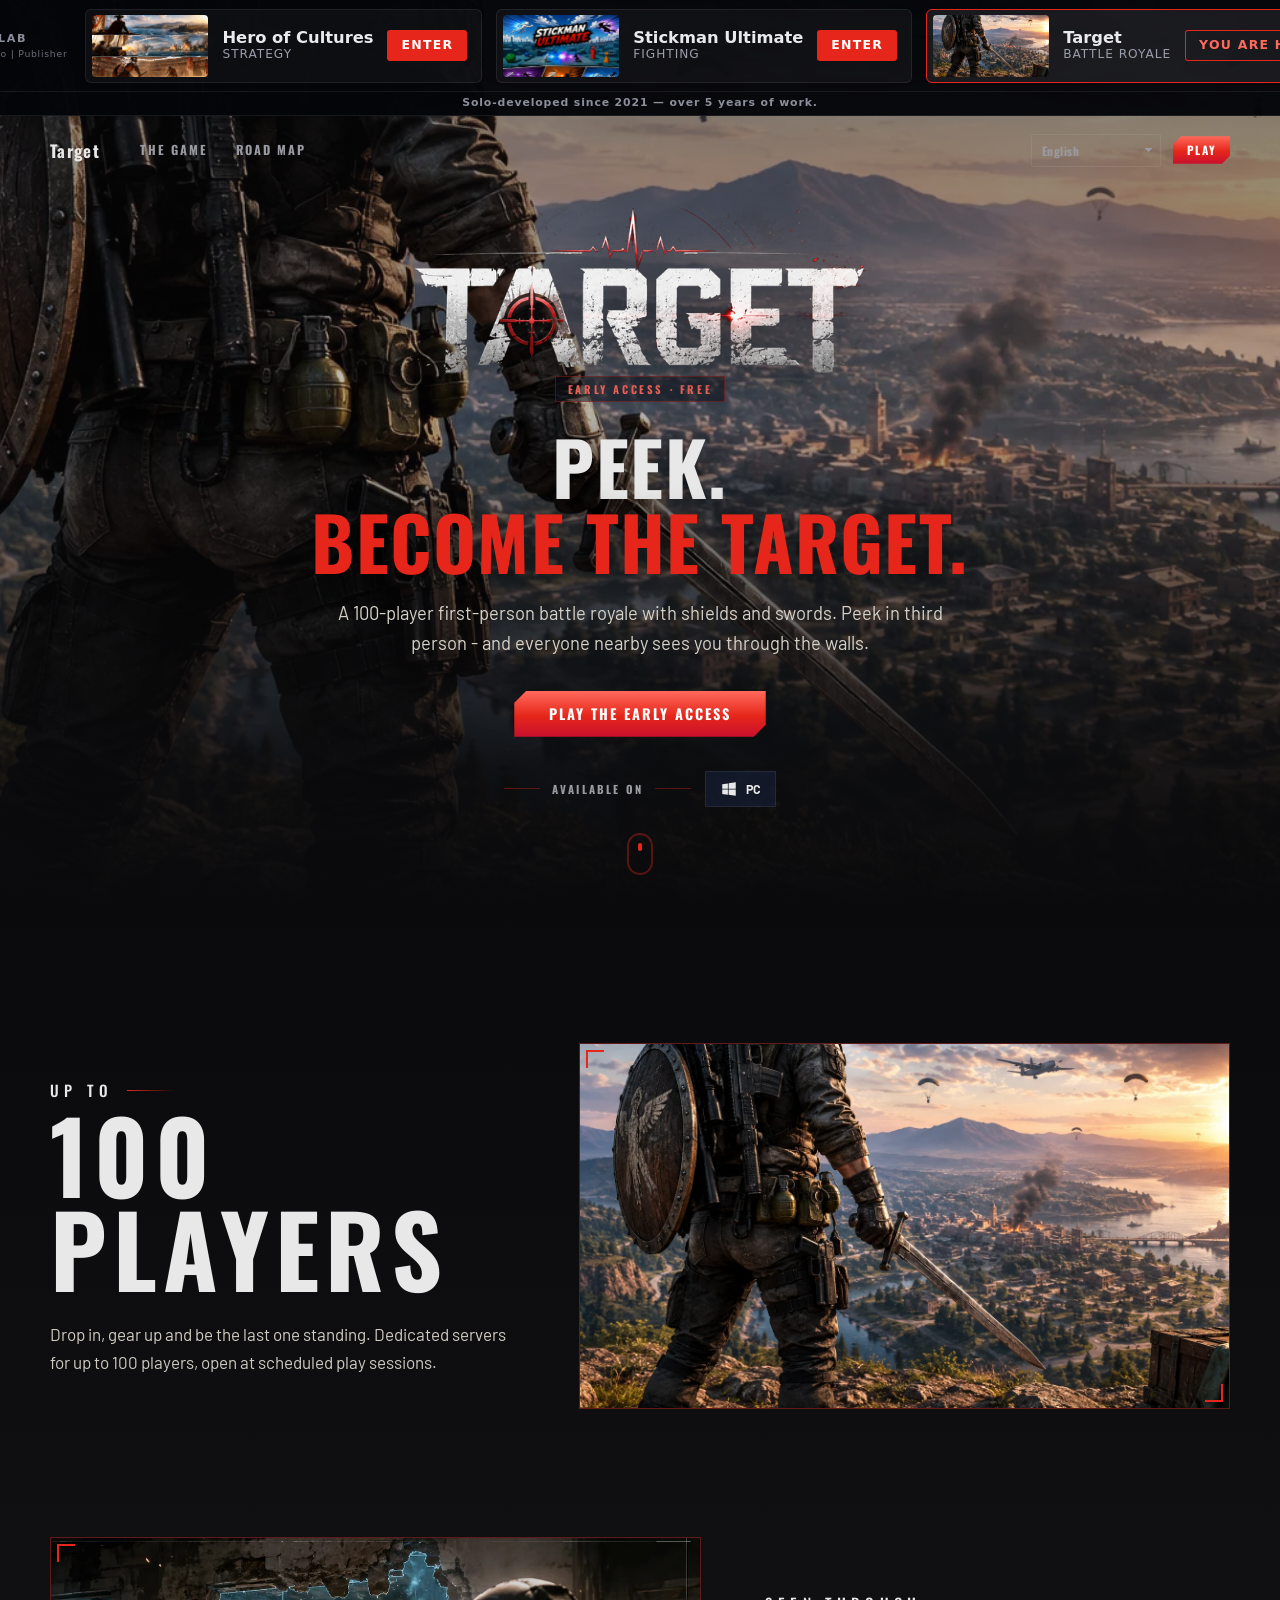
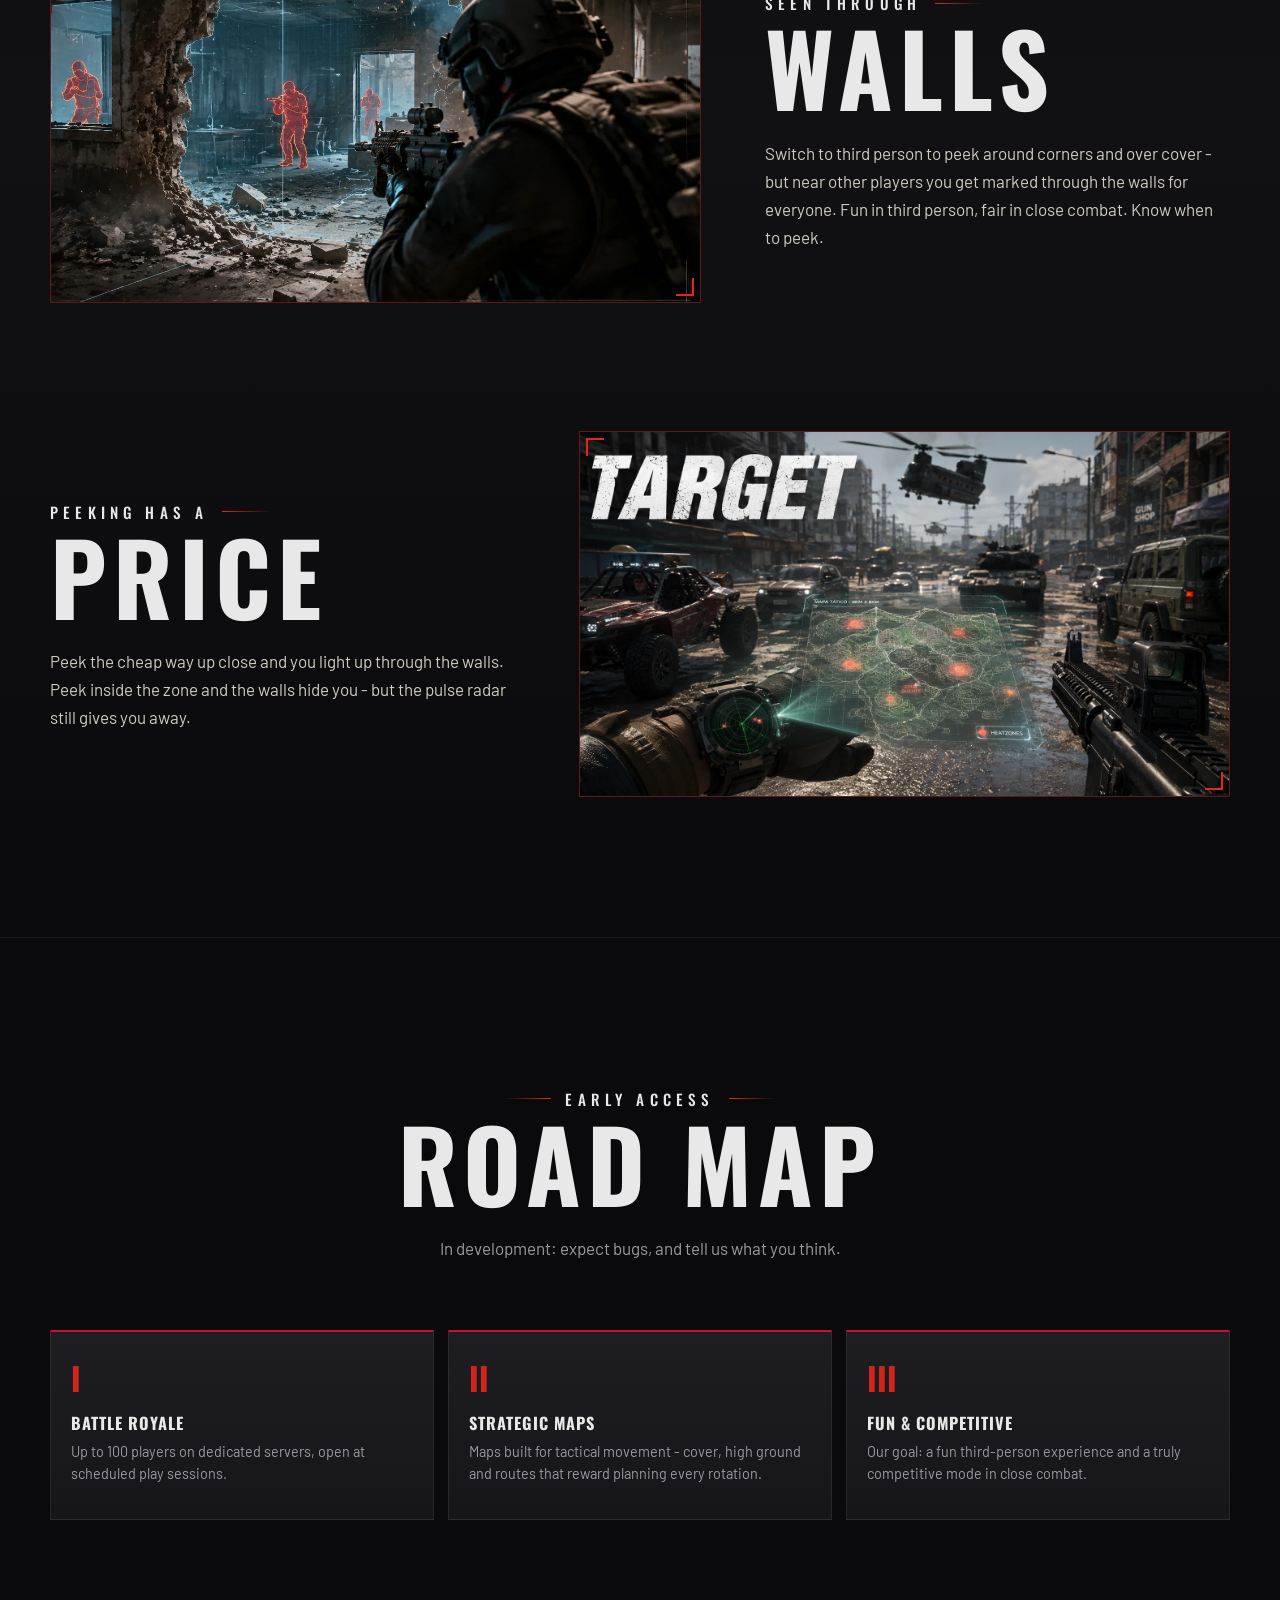
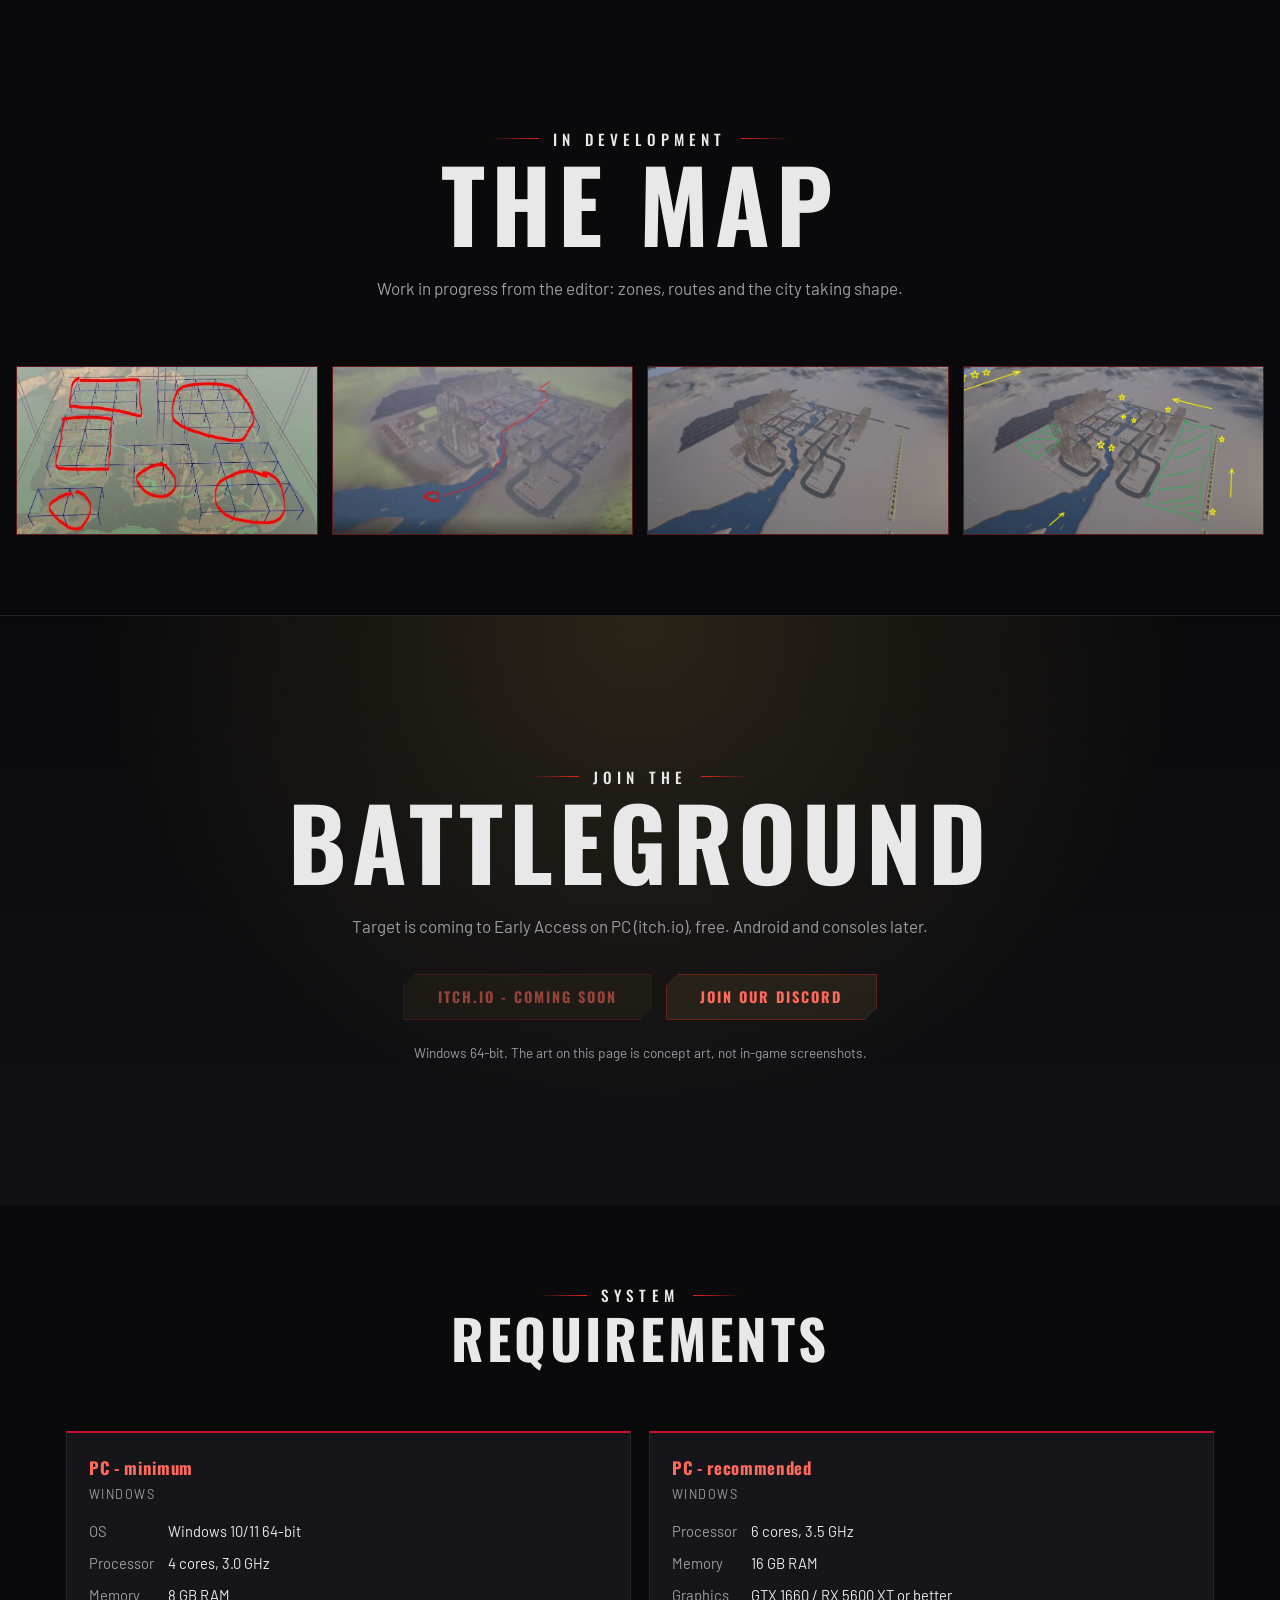
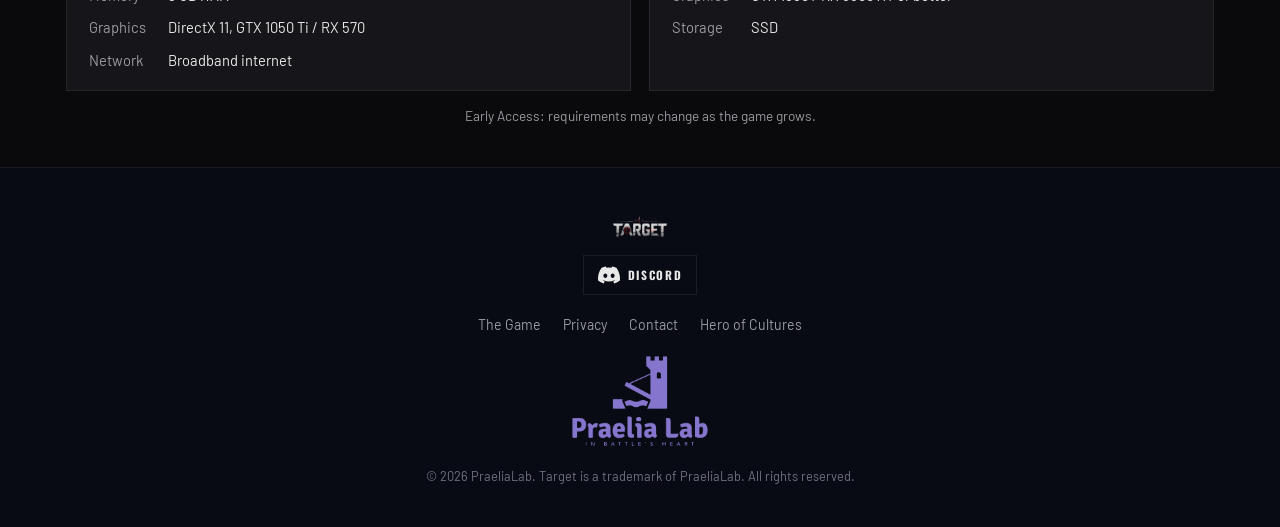
<file: target/index.html>
<!doctype html>
<html lang="en">
<head>
  <meta charset="utf-8">
  <meta name="color-scheme" content="dark">
  <meta name="darkreader-lock">
  <meta name="viewport" content="width=device-width, initial-scale=1">
  <title>Target — 100-player battle royale | Early Access</title>
  <meta name="description" content="Target is a free 100-player first-person battle royale with shields and swords. Peek in third person and you become the target. Early Access on PC. By PraeliaLab.">
  <meta property="og:title" content="Target">
  <meta property="og:description" content="100-player battle royale with shields and swords. Peek in third person - become the target. Early Access on PC.">
  <meta property="og:image" content="https://heroofcultures.com/target/img/banner.webp">
  <meta property="og:url" content="https://heroofcultures.com/target/">
  <meta name="twitter:card" content="summary_large_image">
  <meta property="og:type" content="website">
  <meta name="theme-color" content="#0a0a0c">
  <link rel="icon" type="image/png" href="img/logo.png">
  <link rel="preconnect" href="https://fonts.googleapis.com">
  <link rel="preconnect" href="https://fonts.gstatic.com" crossorigin>
  <link href="https://fonts.googleapis.com/css2?family=Oswald:wght@500;700&family=Barlow:wght@400;600&display=swap" rel="stylesheet">
  <link rel="stylesheet" href="../css/style.css?v=20261012m">
  <link rel="stylesheet" href="theme.css">
</head>
<body>

<nav class="gamesbar" aria-label="PraeliaLab games">
  <span class="gamesbar__studio">PraeliaLab<small data-i18n="games.studio">Digital Studio | Publisher</small></span>
  <a class="gamecard" href="../">
    <span class="gamecard__img" style="background-image:url('../img/hero-keyart.webp')" aria-hidden="true"></span>
    <span class="gamecard__text"><strong>Hero of Cultures</strong><small data-i18n="games.hoc">Strategy</small></span>
    <span class="gamecard__enter" data-i18n="games.enter">Enter</span>
  </a>
  <a class="gamecard" href="../stickman/">
    <span class="gamecard__img" style="background-image:url('../stickman/img/feature.webp')" aria-hidden="true"></span>
    <span class="gamecard__text"><strong>Stickman Ultimate</strong><small data-i18n="games.stickman">Fighting</small></span>
    <span class="gamecard__enter" data-i18n="games.enter">Enter</span>
  </a>
  <a class="gamecard is-current" href="../target/" aria-current="page">
    <span class="gamecard__img" style="background-image:url('../target/img/keyart.webp')" aria-hidden="true"></span>
    <span class="gamecard__text"><strong>Target</strong><small data-i18n="games.target">Battle royale</small></span>
    <span class="gamecard__enter" data-i18n="games.here">You are here</span>
  </a>
</nav>
<p class="gamesnote" data-i18n="games.note">Solo-developed since 2021 — over 5 years of work.</p>
<header class="nav" id="nav">
  <div class="nav__bar">
    <a class="nav__brand" href="#top" aria-label="Target — home">
      <span>Target</span>
    </a>
    <nav class="nav__links" id="navLinks" aria-label="Main">
      <a href="#game" data-i18n="nav.game">The Game</a>
      <a href="#road" data-i18n="nav.road">Road map</a>
    </nav>
    <div class="nav__actions">
      <button class="lang" id="langBtn" type="button" aria-label="Mudar para português">PT</button>
      <a class="btn btn--gold btn--sm" href="#play" data-i18n="cta.play">Play</a>
      <button class="nav__burger" id="burger" type="button" aria-label="Menu" aria-expanded="false" aria-controls="navLinks">
        <span></span><span></span><span></span>
      </button>
    </div>
  </div>
</header>

<main id="top">

<section class="hero">
  <div class="hero__bg" style="background-image:url('img/keyart.webp')" aria-hidden="true"></div>
  <div class="hero__shade" aria-hidden="true"></div>
  <div class="hero__content">
    <img class="hero__logo" src="img/logo.png" alt="Target" width="600" height="219">
    <span class="badge" data-i18n="hero.badge">Early Access · Free</span>
    <h1 class="hero__headline" data-i18n="hero.headline">Peek.<br><em>Become the target.</em></h1>
    <p class="hero__lead" data-i18n="hero.lead">A 100-player first-person battle royale with shields and swords. Peek in third person - and everyone nearby sees you through the walls.</p>
    <a class="btn btn--gold btn--lg" href="#play" data-i18n="cta.get">Play the Early Access</a>
    <div class="platforms">
      <span class="platforms__label" data-i18n="hero.available">Available on</span>
      <span class="platform" title="Windows PC">
        <svg viewBox="0 0 24 24" aria-hidden="true"><path d="M3 5.5 10.5 4.5v7H3zM11.5 4.3 21 3v8.5h-9.5zM3 12.5h7.5v7L3 18.5zM11.5 12.5H21V21l-9.5-1.3z"/></svg>
        <span>PC</span>
      </span>
    </div>
  </div>
  <a class="hero__scroll" href="#game" aria-label="Scroll down"><span></span></a>
</section>

<section class="features" id="game">
  <article class="feature reveal">
    <div class="feature__text">
      <p class="kicker" data-i18n="f1.kicker">Up to</p>
      <h2 class="bigword" data-i18n="f1.word">100 players</h2>
      <p data-i18n="f1.text">Drop in, gear up and be the last one standing. Dedicated servers for up to 100 players, open at scheduled play sessions.</p>
    </div>
    <figure class="slot"><img src="img/keyart.webp" alt="Concept art: a soldier with shield and sword above the island, parachutes in the sky" loading="lazy"></figure>
  </article>
  <article class="feature feature--flip reveal">
    <div class="feature__text">
      <p class="kicker" data-i18n="f2.kicker">Seen through</p>
      <h2 class="bigword" data-i18n="f2.word">Walls</h2>
      <p data-i18n="f2.text">Switch to third person to peek around corners and over cover - but near other players you get marked through the walls for everyone. Fun in third person, fair in close combat. Know when to peek.</p>
    </div>
    <figure class="slot"><img src="img/mechanic.webp" alt="Peek mechanic: enemies outlined in red through a broken wall" loading="lazy"></figure>
  </article>
  <article class="feature reveal">
    <div class="feature__text">
      <p class="kicker" data-i18n="f3.kicker">Peeking has a</p>
      <h2 class="bigword" data-i18n="f3.word">Price</h2>
      <p data-i18n="f3.text">Peek the cheap way up close and you light up through the walls. Peek inside the zone and the walls hide you - but the pulse radar still gives you away.</p>
    </div>
    <figure class="slot"><img src="img/splash.webp" alt="Target: a soldier checks the tactical map in a city street with vehicles and helicopters" loading="lazy"></figure>
  </article>
</section>

<section class="eras" id="road">
  <div class="section-head reveal">
    <p class="kicker" data-i18n="road.kicker">Early Access</p>
    <h2 class="bigword" data-i18n="road.word">Road map</h2>
    <p class="section-head__lead" data-i18n="road.lead">In development: expect bugs, and tell us what you think.</p>
  </div>
  <ol class="eras__row" id="erasRow"><!-- filled from content.js --></ol>
</section>

<section class="mapstrip" id="map">
  <div class="section-head reveal">
    <p class="kicker" data-i18n="map.kicker">In development</p>
    <h2 class="bigword" data-i18n="map.word">The map</h2>
    <p class="section-head__lead" data-i18n="map.lead">Work in progress from the editor: zones, routes and the city taking shape.</p>
  </div>
  <div class="mapstrip__row reveal">
    <figure class="mapstrip__item"><img class="zoomable" src="img/map-1.webp" alt="Map in development: The whole island with its zones marked" loading="lazy"></figure>
    <figure class="mapstrip__item"><img class="zoomable" src="img/map-2.webp" alt="Map in development: Route along the river from a boat into the city" loading="lazy"></figure>
    <figure class="mapstrip__item"><img class="zoomable" src="img/map-3.webp" alt="Map in development: The city map, untouched" loading="lazy"></figure>
    <figure class="mapstrip__item"><img class="zoomable" src="img/map-4.webp" alt="Map in development: The city map with routes, key spots and open ground marked" loading="lazy"></figure>
  </div>
</section>

<section class="play" id="play">
  <div class="play__inner reveal">
    <p class="kicker" data-i18n="play.kicker">Join the</p>
    <h2 class="bigword" data-i18n="play.word">Battleground</h2>
    <p class="section-head__lead" data-i18n="play.lead">Target is coming to Early Access on PC (itch.io), free. Android and consoles later.</p>
    <div class="play__buttons">
      <a class="btn btn--gold btn--lg" data-link="itch" href="#">itch.io</a>
      <span class="btn btn--outline btn--lg is-soon" aria-disabled="true" data-i18n="play.soon">itch.io - coming soon</span>
      <a class="btn btn--outline btn--lg btn--icon" data-link="discord" href="#"><span data-i18n="play.discord">Join our Discord</span></a>
    </div>
    <p class="play__note" data-i18n="play.note">Windows 64-bit. The art on this page is concept art, not in-game screenshots.</p>
  </div>
</section>

<section class="reqs" id="reqs">
  <div class="section-head reveal">
    <p class="kicker" data-i18n="reqs.kicker">System</p>
    <h2 class="bigword" data-i18n="reqs.word">Requirements</h2>
  </div>
  <div class="reqs__grid" id="reqsGrid"><!-- filled from content.js --></div>
  <p class="reqs__note" data-i18n="reqs.note">Early Access: requirements may change as the game grows.</p>
</section>

</main>

<footer class="footer">
  <img class="footer__logo" src="img/logo.png" alt="" width="160" height="58">
  <div class="social" id="social"></div>
  <nav class="footer__links" aria-label="Footer">
    <a href="#game" data-i18n="nav.game">The Game</a>
    <a href="../target-privacy.html" data-i18n="footer.privacy">Privacy</a>
    <a href="mailto:praelialab@gmail.com" data-i18n="footer.contact">Contact</a>
    <a href="../">Hero of Cultures</a>
  </nav>
  <img class="footer__studio" src="../img/praelialab.png" alt="PraeliaLab - In Battle's Heart" width="140" height="94" loading="lazy">
  <p class="footer__copy">© <span id="year">2026</span> PraeliaLab. Target is a trademark of PraeliaLab. <span data-i18n="footer.rights">All rights reserved.</span></p>
</footer>

<script src="content.js"></script>
<script src="i18n.js?v=20261012c"></script>
<script src="../js/main.js?v=20261012m"></script>
</body>
</html>
</file>
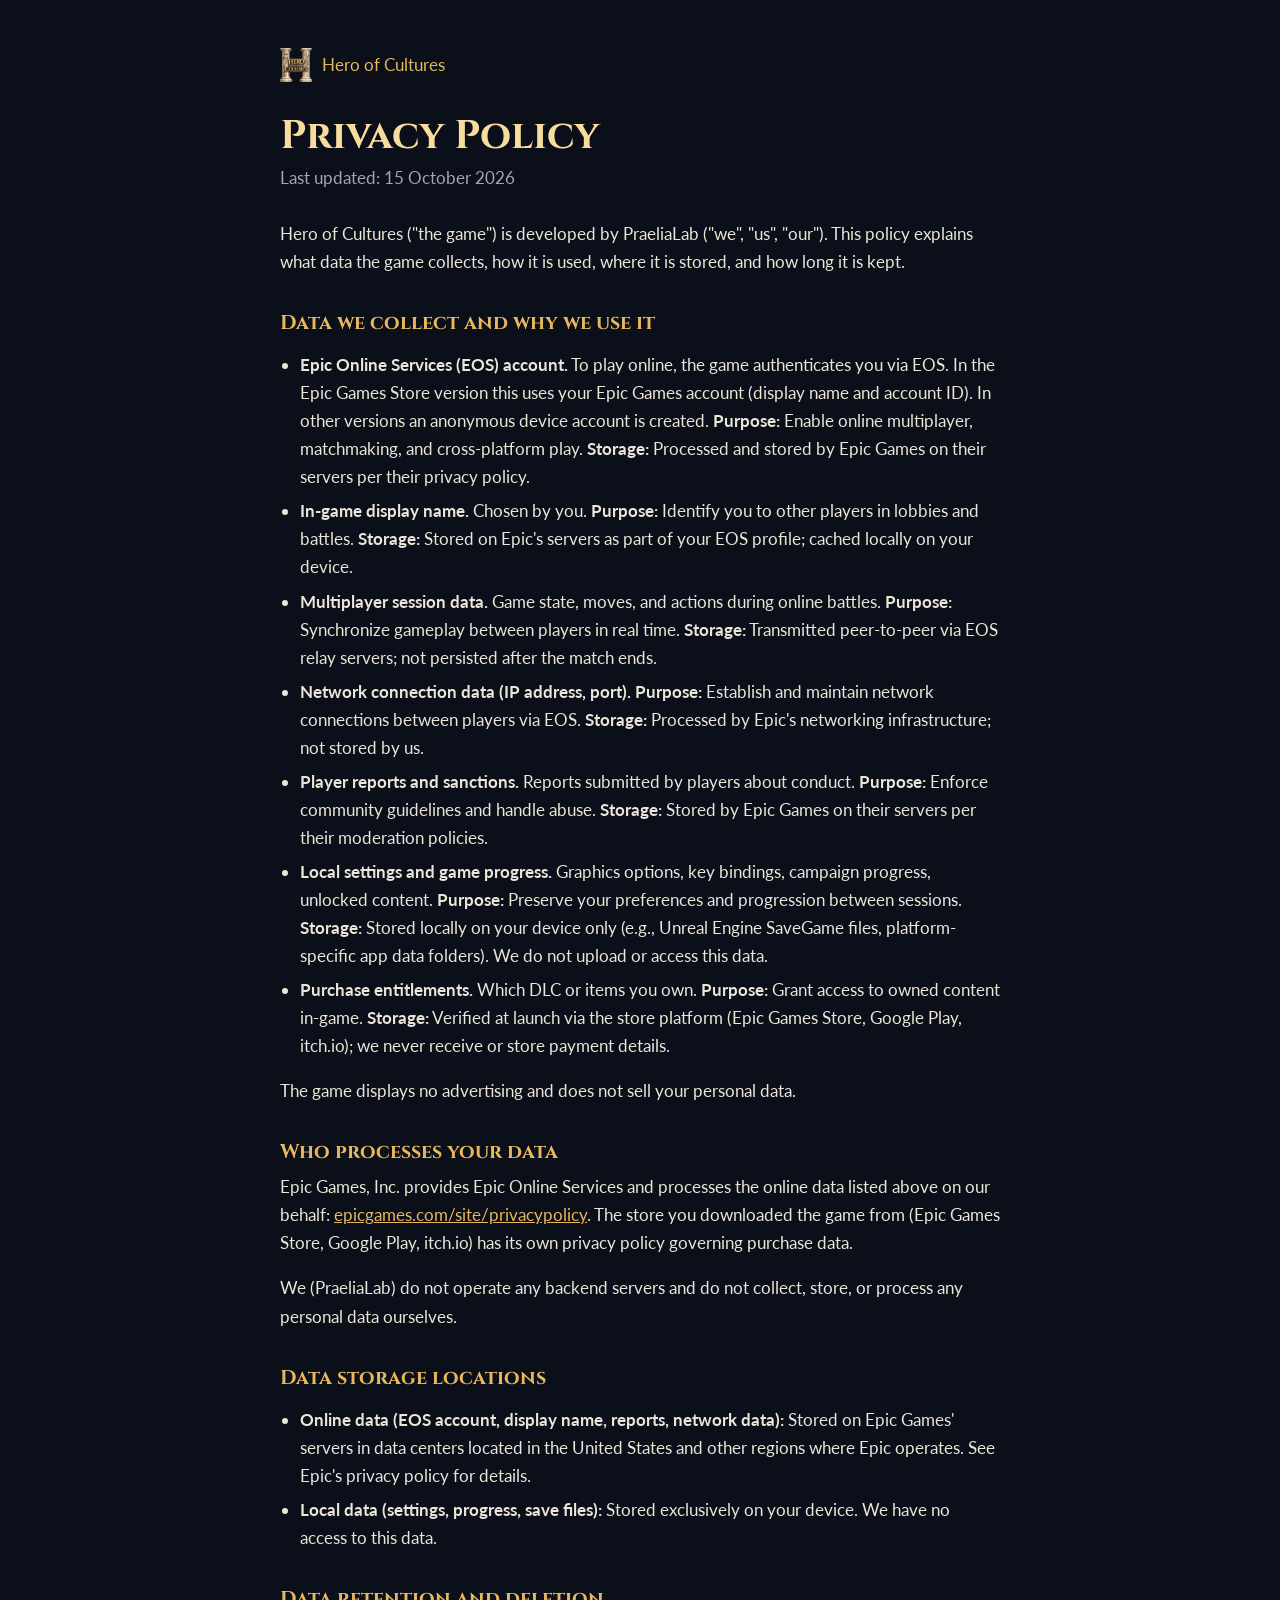
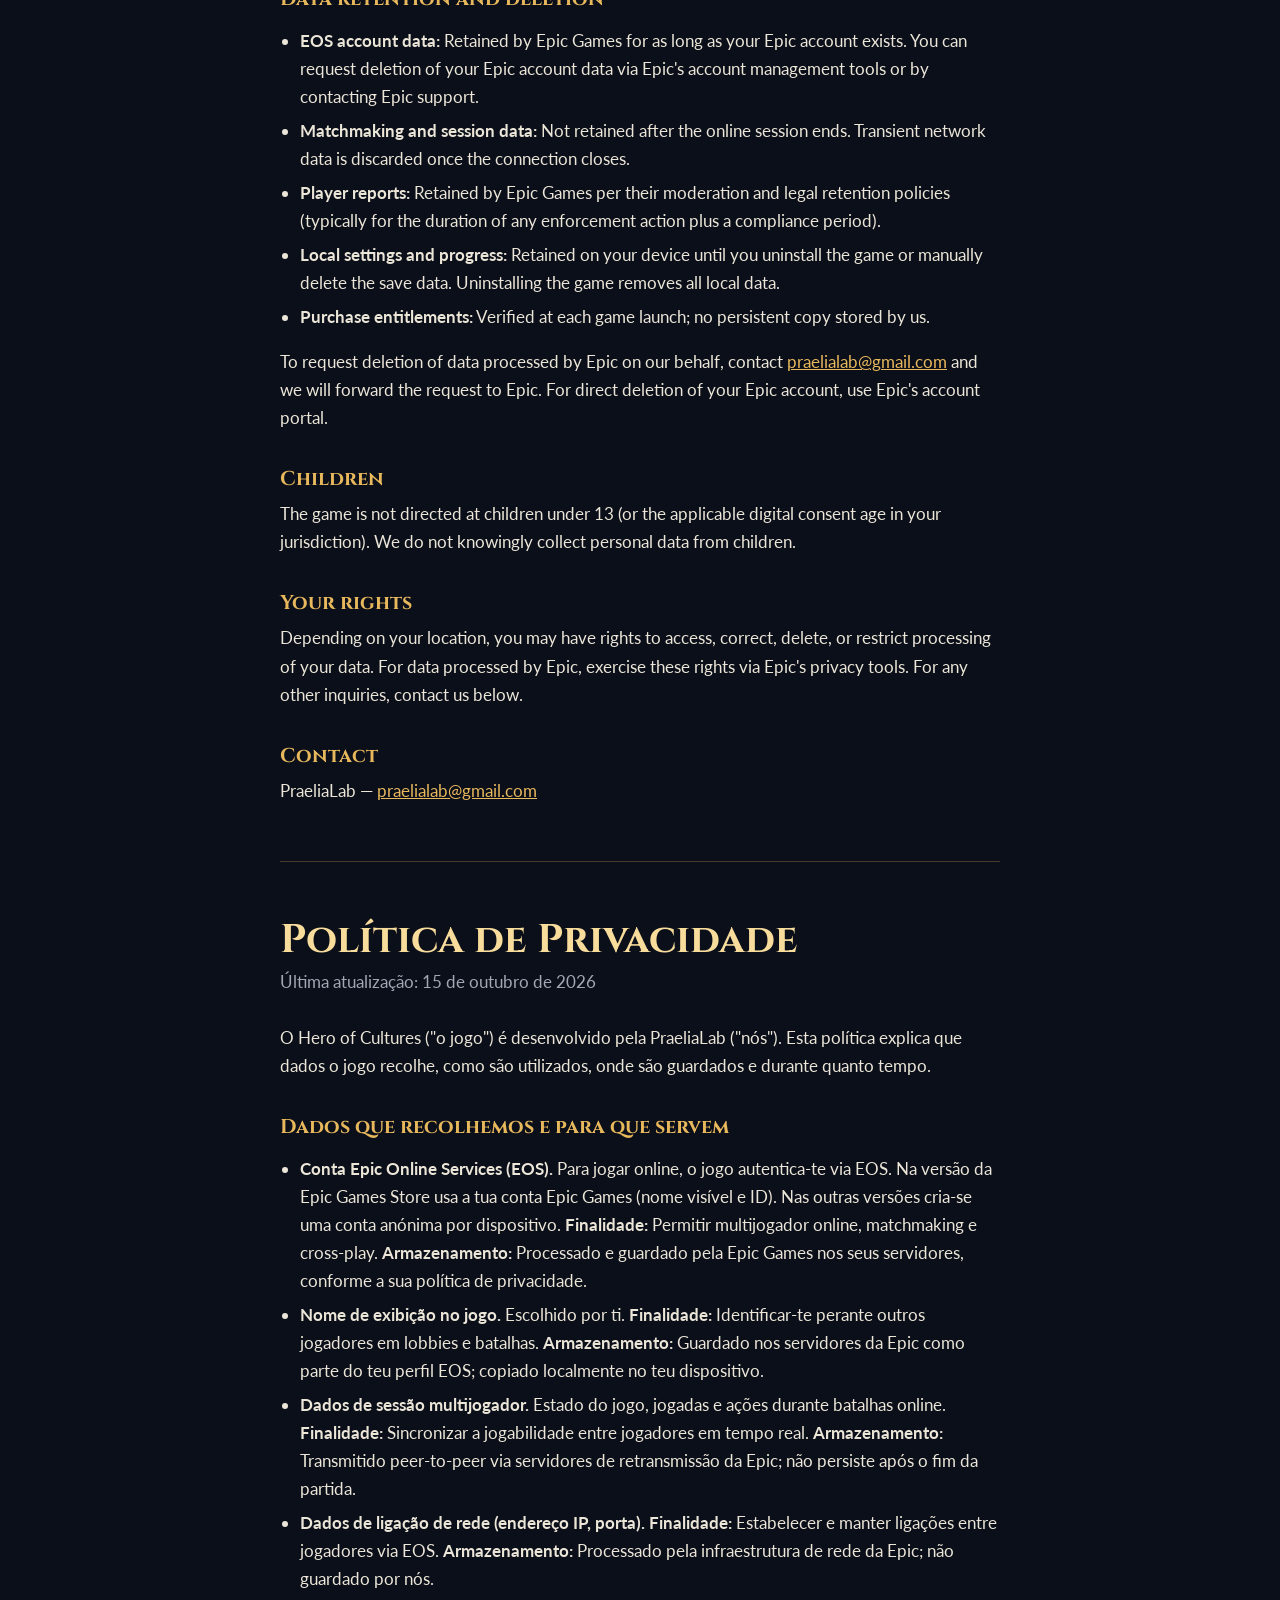
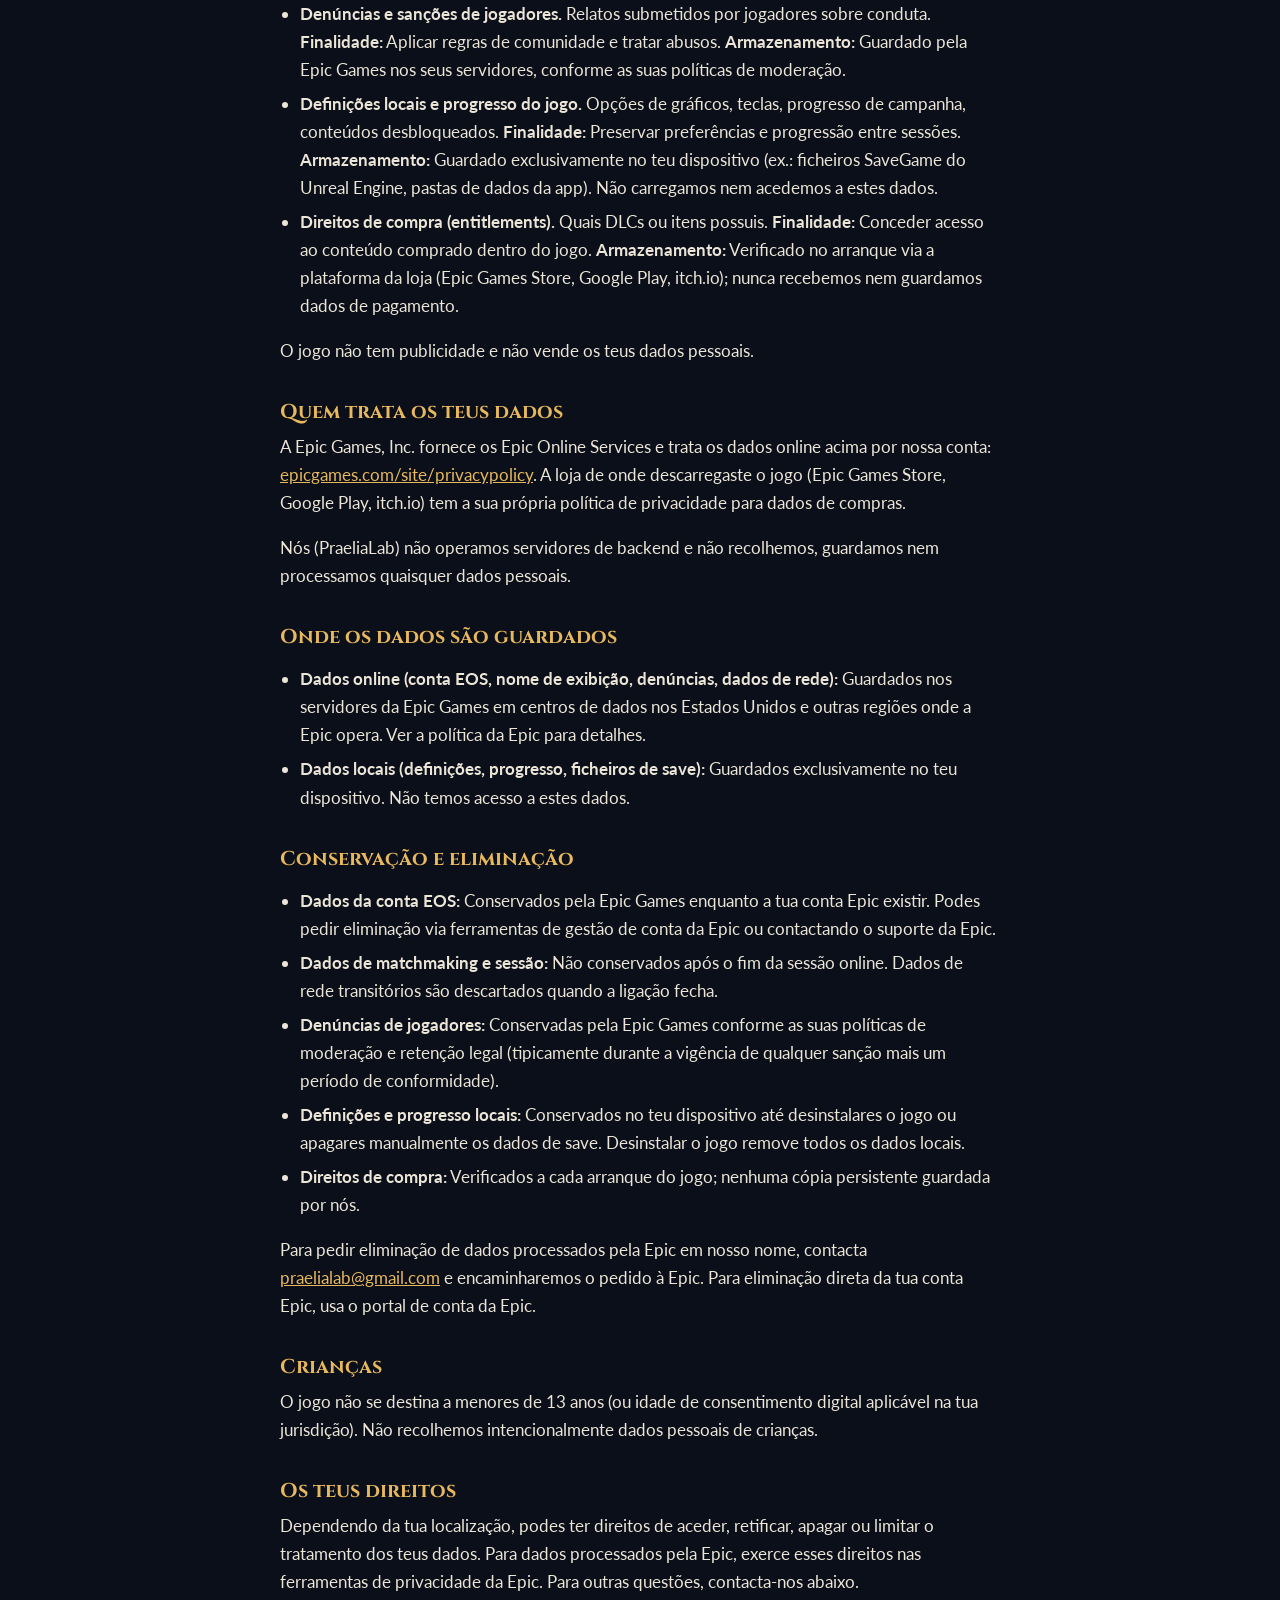
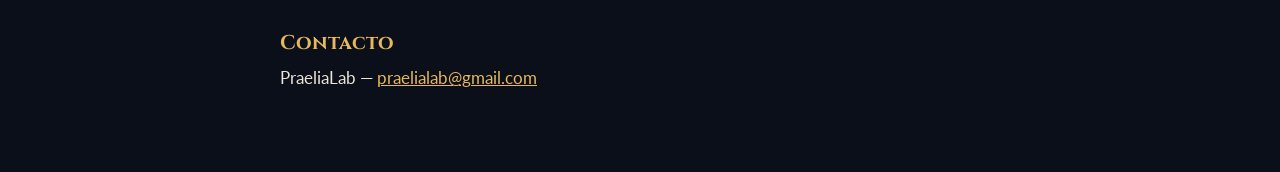
<file: privacy.html>
<!doctype html>
<html lang="en">
<head>
  <meta charset="utf-8">
  <meta name="viewport" content="width=device-width, initial-scale=1">
  <title>Privacy Policy — Hero of Cultures</title>
  <meta name="description" content="Privacy policy of Hero of Cultures by PraeliaLab.">
  <meta name="theme-color" content="#0b0f1a">
  <link rel="icon" type="image/png" href="img/favicon.png">
  <link rel="preconnect" href="https://fonts.googleapis.com">
  <link rel="preconnect" href="https://fonts.gstatic.com" crossorigin>
  <link href="https://fonts.googleapis.com/css2?family=Cinzel:wght@500;700;900&family=Lato:ital,wght@0,400;0,700;1,400&display=swap" rel="stylesheet">
  <link rel="stylesheet" href="css/style.css">
  <style>
    .legal { max-width: 760px; margin: 0 auto; padding: 48px 20px 80px; line-height: 1.65; }
    .legal h1 { font-family: 'Cinzel', serif; color: var(--gold-hi); font-size: clamp(28px, 5vw, 40px); margin: 0 0 6px; }
    .legal h2 { font-family: 'Cinzel', serif; color: var(--gold); font-size: 20px; margin: 36px 0 10px; }
    .legal .updated { color: var(--muted); margin: 0 0 28px; }
    .legal ul { padding-left: 20px; }
    .legal li { margin: 6px 0; }
    .legal hr { border: 0; border-top: 1px solid var(--line); margin: 56px 0; }
    .legal__back { display: inline-flex; align-items: center; gap: 10px; margin-bottom: 32px; text-decoration: none; }
  </style>
</head>
<body>
<main class="legal">
  <a class="legal__back" href="./"><img src="img/logo.webp" alt="" width="32" height="34"> Hero of Cultures</a>

  <h1>Privacy Policy</h1>
  <p class="updated">Last updated: 15 October 2026</p>

  <p>Hero of Cultures ("the game") is developed by PraeliaLab ("we", "us", "our"). This policy explains what data the game collects, how it is used, where it is stored, and how long it is kept.</p>

  <h2>Data we collect and why we use it</h2>
  <ul>
    <li><strong>Epic Online Services (EOS) account.</strong> To play online, the game authenticates you via EOS. In the Epic Games Store version this uses your Epic Games account (display name and account ID). In other versions an anonymous device account is created. <strong>Purpose:</strong> Enable online multiplayer, matchmaking, and cross-platform play. <strong>Storage:</strong> Processed and stored by Epic Games on their servers per their privacy policy.</li>
    <li><strong>In-game display name.</strong> Chosen by you. <strong>Purpose:</strong> Identify you to other players in lobbies and battles. <strong>Storage:</strong> Stored on Epic's servers as part of your EOS profile; cached locally on your device.</li>
    <li><strong>Multiplayer session data.</strong> Game state, moves, and actions during online battles. <strong>Purpose:</strong> Synchronize gameplay between players in real time. <strong>Storage:</strong> Transmitted peer-to-peer via EOS relay servers; not persisted after the match ends.</li>
    <li><strong>Network connection data (IP address, port).</strong> <strong>Purpose:</strong> Establish and maintain network connections between players via EOS. <strong>Storage:</strong> Processed by Epic's networking infrastructure; not stored by us.</li>
    <li><strong>Player reports and sanctions.</strong> Reports submitted by players about conduct. <strong>Purpose:</strong> Enforce community guidelines and handle abuse. <strong>Storage:</strong> Stored by Epic Games on their servers per their moderation policies.</li>
    <li><strong>Local settings and game progress.</strong> Graphics options, key bindings, campaign progress, unlocked content. <strong>Purpose:</strong> Preserve your preferences and progression between sessions. <strong>Storage:</strong> Stored locally on your device only (e.g., Unreal Engine SaveGame files, platform-specific app data folders). We do not upload or access this data.</li>
    <li><strong>Purchase entitlements.</strong> Which DLC or items you own. <strong>Purpose:</strong> Grant access to owned content in-game. <strong>Storage:</strong> Verified at launch via the store platform (Epic Games Store, Google Play, itch.io); we never receive or store payment details.</li>
  </ul>
  <p>The game displays no advertising and does not sell your personal data.</p>

  <h2>Who processes your data</h2>
  <p>Epic Games, Inc. provides Epic Online Services and processes the online data listed above on our behalf: <a href="https://www.epicgames.com/site/privacypolicy">epicgames.com/site/privacypolicy</a>. The store you downloaded the game from (Epic Games Store, Google Play, itch.io) has its own privacy policy governing purchase data.</p>
  <p>We (PraeliaLab) do not operate any backend servers and do not collect, store, or process any personal data ourselves.</p>

  <h2>Data storage locations</h2>
  <ul>
    <li><strong>Online data (EOS account, display name, reports, network data):</strong> Stored on Epic Games' servers in data centers located in the United States and other regions where Epic operates. See Epic's privacy policy for details.</li>
    <li><strong>Local data (settings, progress, save files):</strong> Stored exclusively on your device. We have no access to this data.</li>
  </ul>

  <h2>Data retention and deletion</h2>
  <ul>
    <li><strong>EOS account data:</strong> Retained by Epic Games for as long as your Epic account exists. You can request deletion of your Epic account data via Epic's account management tools or by contacting Epic support.</li>
    <li><strong>Matchmaking and session data:</strong> Not retained after the online session ends. Transient network data is discarded once the connection closes.</li>
    <li><strong>Player reports:</strong> Retained by Epic Games per their moderation and legal retention policies (typically for the duration of any enforcement action plus a compliance period).</li>
    <li><strong>Local settings and progress:</strong> Retained on your device until you uninstall the game or manually delete the save data. Uninstalling the game removes all local data.</li>
    <li><strong>Purchase entitlements:</strong> Verified at each game launch; no persistent copy stored by us.</li>
  </ul>
  <p>To request deletion of data processed by Epic on our behalf, contact <a href="mailto:praelialab@gmail.com">praelialab@gmail.com</a> and we will forward the request to Epic. For direct deletion of your Epic account, use Epic's account portal.</p>

  <h2>Children</h2>
  <p>The game is not directed at children under 13 (or the applicable digital consent age in your jurisdiction). We do not knowingly collect personal data from children.</p>

  <h2>Your rights</h2>
  <p>Depending on your location, you may have rights to access, correct, delete, or restrict processing of your data. For data processed by Epic, exercise these rights via Epic's privacy tools. For any other inquiries, contact us below.</p>

  <h2>Contact</h2>
  <p>PraeliaLab — <a href="mailto:praelialab@gmail.com">praelialab@gmail.com</a></p>

  <hr>

  <h1>Política de Privacidade</h1>
  <p class="updated">Última atualização: 15 de outubro de 2026</p>

  <p>O Hero of Cultures ("o jogo") é desenvolvido pela PraeliaLab ("nós"). Esta política explica que dados o jogo recolhe, como são utilizados, onde são guardados e durante quanto tempo.</p>

  <h2>Dados que recolhemos e para que servem</h2>
  <ul>
    <li><strong>Conta Epic Online Services (EOS).</strong> Para jogar online, o jogo autentica-te via EOS. Na versão da Epic Games Store usa a tua conta Epic Games (nome visível e ID). Nas outras versões cria-se uma conta anónima por dispositivo. <strong>Finalidade:</strong> Permitir multijogador online, matchmaking e cross-play. <strong>Armazenamento:</strong> Processado e guardado pela Epic Games nos seus servidores, conforme a sua política de privacidade.</li>
    <li><strong>Nome de exibição no jogo.</strong> Escolhido por ti. <strong>Finalidade:</strong> Identificar-te perante outros jogadores em lobbies e batalhas. <strong>Armazenamento:</strong> Guardado nos servidores da Epic como parte do teu perfil EOS; copiado localmente no teu dispositivo.</li>
    <li><strong>Dados de sessão multijogador.</strong> Estado do jogo, jogadas e ações durante batalhas online. <strong>Finalidade:</strong> Sincronizar a jogabilidade entre jogadores em tempo real. <strong>Armazenamento:</strong> Transmitido peer-to-peer via servidores de retransmissão da Epic; não persiste após o fim da partida.</li>
    <li><strong>Dados de ligação de rede (endereço IP, porta).</strong> <strong>Finalidade:</strong> Estabelecer e manter ligações entre jogadores via EOS. <strong>Armazenamento:</strong> Processado pela infraestrutura de rede da Epic; não guardado por nós.</li>
    <li><strong>Denúncias e sanções de jogadores.</strong> Relatos submetidos por jogadores sobre conduta. <strong>Finalidade:</strong> Aplicar regras de comunidade e tratar abusos. <strong>Armazenamento:</strong> Guardado pela Epic Games nos seus servidores, conforme as suas políticas de moderação.</li>
    <li><strong>Definições locais e progresso do jogo.</strong> Opções de gráficos, teclas, progresso de campanha, conteúdos desbloqueados. <strong>Finalidade:</strong> Preservar preferências e progressão entre sessões. <strong>Armazenamento:</strong> Guardado exclusivamente no teu dispositivo (ex.: ficheiros SaveGame do Unreal Engine, pastas de dados da app). Não carregamos nem acedemos a estes dados.</li>
    <li><strong>Direitos de compra (entitlements).</strong> Quais DLCs ou itens possuis. <strong>Finalidade:</strong> Conceder acesso ao conteúdo comprado dentro do jogo. <strong>Armazenamento:</strong> Verificado no arranque via a plataforma da loja (Epic Games Store, Google Play, itch.io); nunca recebemos nem guardamos dados de pagamento.</li>
  </ul>
  <p>O jogo não tem publicidade e não vende os teus dados pessoais.</p>

  <h2>Quem trata os teus dados</h2>
  <p>A Epic Games, Inc. fornece os Epic Online Services e trata os dados online acima por nossa conta: <a href="https://www.epicgames.com/site/privacypolicy">epicgames.com/site/privacypolicy</a>. A loja de onde descarregaste o jogo (Epic Games Store, Google Play, itch.io) tem a sua própria política de privacidade para dados de compras.</p>
  <p>Nós (PraeliaLab) não operamos servidores de backend e não recolhemos, guardamos nem processamos quaisquer dados pessoais.</p>

  <h2>Onde os dados são guardados</h2>
  <ul>
    <li><strong>Dados online (conta EOS, nome de exibição, denúncias, dados de rede):</strong> Guardados nos servidores da Epic Games em centros de dados nos Estados Unidos e outras regiões onde a Epic opera. Ver a política da Epic para detalhes.</li>
    <li><strong>Dados locais (definições, progresso, ficheiros de save):</strong> Guardados exclusivamente no teu dispositivo. Não temos acesso a estes dados.</li>
  </ul>

  <h2>Conservação e eliminação</h2>
  <ul>
    <li><strong>Dados da conta EOS:</strong> Conservados pela Epic Games enquanto a tua conta Epic existir. Podes pedir eliminação via ferramentas de gestão de conta da Epic ou contactando o suporte da Epic.</li>
    <li><strong>Dados de matchmaking e sessão:</strong> Não conservados após o fim da sessão online. Dados de rede transitórios são descartados quando a ligação fecha.</li>
    <li><strong>Denúncias de jogadores:</strong> Conservadas pela Epic Games conforme as suas políticas de moderação e retenção legal (tipicamente durante a vigência de qualquer sanção mais um período de conformidade).</li>
    <li><strong>Definições e progresso locais:</strong> Conservados no teu dispositivo até desinstalares o jogo ou apagares manualmente os dados de save. Desinstalar o jogo remove todos os dados locais.</li>
    <li><strong>Direitos de compra:</strong> Verificados a cada arranque do jogo; nenhuma cópia persistente guardada por nós.</li>
  </ul>
  <p>Para pedir eliminação de dados processados pela Epic em nosso nome, contacta <a href="mailto:praelialab@gmail.com">praelialab@gmail.com</a> e encaminharemos o pedido à Epic. Para eliminação direta da tua conta Epic, usa o portal de conta da Epic.</p>

  <h2>Crianças</h2>
  <p>O jogo não se destina a menores de 13 anos (ou idade de consentimento digital aplicável na tua jurisdição). Não recolhemos intencionalmente dados pessoais de crianças.</p>

  <h2>Os teus direitos</h2>
  <p>Dependendo da tua localização, podes ter direitos de aceder, retificar, apagar ou limitar o tratamento dos teus dados. Para dados processados pela Epic, exerce esses direitos nas ferramentas de privacidade da Epic. Para outras questões, contacta-nos abaixo.</p>

  <h2>Contacto</h2>
  <p>PraeliaLab — <a href="mailto:praelialab@gmail.com">praelialab@gmail.com</a></p>
</main>
</body>
</html>
</file>
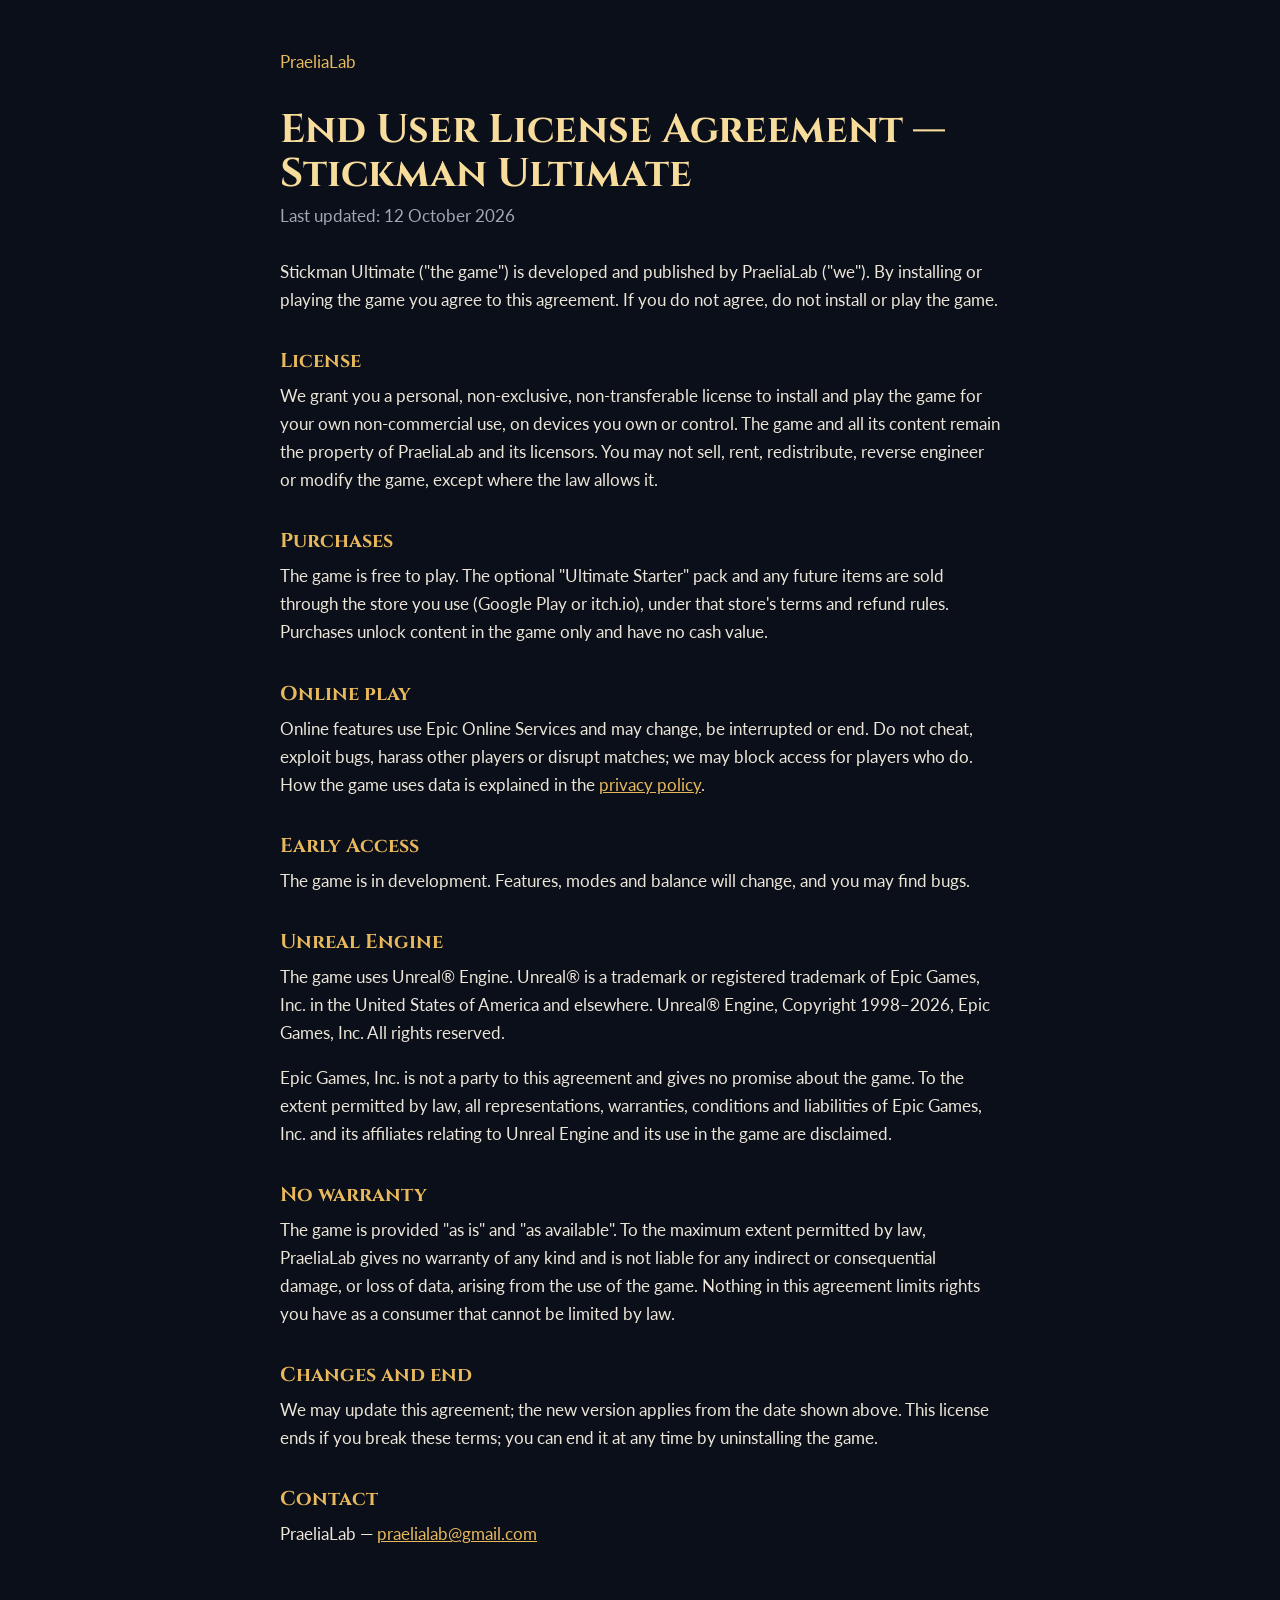
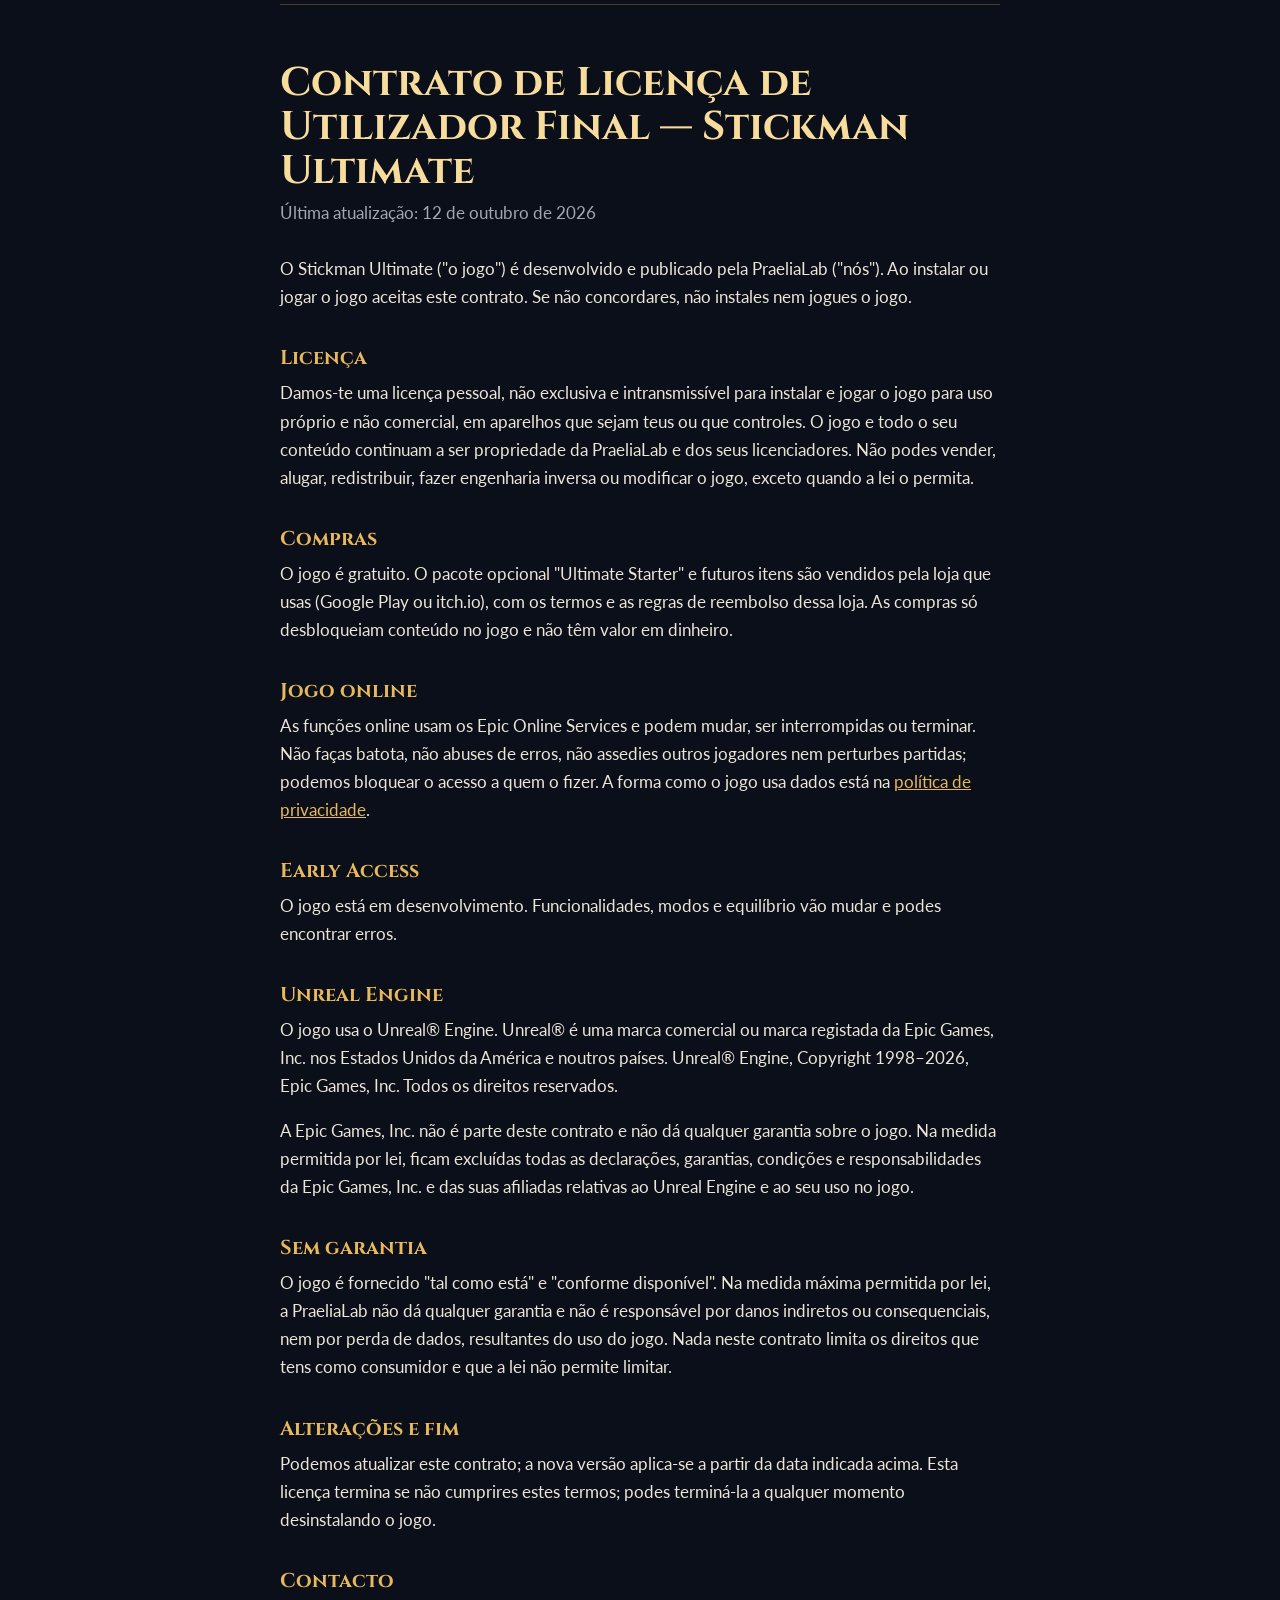
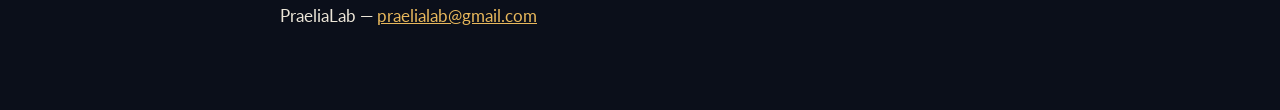
<file: stickman-eula.html>
<!doctype html>
<html lang="en">
<head>
  <meta charset="utf-8">
  <meta name="viewport" content="width=device-width, initial-scale=1">
  <title>End User License Agreement — Stickman Ultimate</title>
  <meta name="description" content="End user license agreement of Stickman Ultimate by PraeliaLab.">
  <meta name="theme-color" content="#0b0f1a">
  <link rel="icon" type="image/png" href="img/favicon.png">
  <link rel="preconnect" href="https://fonts.googleapis.com">
  <link rel="preconnect" href="https://fonts.gstatic.com" crossorigin>
  <link href="https://fonts.googleapis.com/css2?family=Cinzel:wght@500;700;900&family=Lato:ital,wght@0,400;0,700;1,400&display=swap" rel="stylesheet">
  <link rel="stylesheet" href="css/style.css">
  <style>
    .legal { max-width: 760px; margin: 0 auto; padding: 48px 20px 80px; line-height: 1.65; }
    .legal h1 { font-family: 'Cinzel', serif; color: var(--gold-hi); font-size: clamp(28px, 5vw, 40px); margin: 0 0 6px; }
    .legal h2 { font-family: 'Cinzel', serif; color: var(--gold); font-size: 20px; margin: 36px 0 10px; }
    .legal .updated { color: var(--muted); margin: 0 0 28px; }
    .legal ul { padding-left: 20px; }
    .legal li { margin: 6px 0; }
    .legal hr { border: 0; border-top: 1px solid var(--line); margin: 56px 0; }
    .legal__back { display: inline-flex; align-items: center; gap: 10px; margin-bottom: 32px; text-decoration: none; }
  </style>
</head>
<body>
<main class="legal">
  <a class="legal__back" href="./">PraeliaLab</a>

  <h1>End User License Agreement — Stickman Ultimate</h1>
  <p class="updated">Last updated: 12 October 2026</p>

  <p>Stickman Ultimate ("the game") is developed and published by PraeliaLab ("we"). By installing or playing the game you agree to this agreement. If you do not agree, do not install or play the game.</p>

  <h2>License</h2>
  <p>We grant you a personal, non-exclusive, non-transferable license to install and play the game for your own non-commercial use, on devices you own or control. The game and all its content remain the property of PraeliaLab and its licensors. You may not sell, rent, redistribute, reverse engineer or modify the game, except where the law allows it.</p>

  <h2>Purchases</h2>
  <p>The game is free to play. The optional "Ultimate Starter" pack and any future items are sold through the store you use (Google Play or itch.io), under that store's terms and refund rules. Purchases unlock content in the game only and have no cash value.</p>

  <h2>Online play</h2>
  <p>Online features use Epic Online Services and may change, be interrupted or end. Do not cheat, exploit bugs, harass other players or disrupt matches; we may block access for players who do. How the game uses data is explained in the <a href="stickman-privacy.html">privacy policy</a>.</p>

  <h2>Early Access</h2>
  <p>The game is in development. Features, modes and balance will change, and you may find bugs.</p>

  <h2>Unreal Engine</h2>
  <p>The game uses Unreal® Engine. Unreal® is a trademark or registered trademark of Epic Games, Inc. in the United States of America and elsewhere. Unreal® Engine, Copyright 1998–2026, Epic Games, Inc. All rights reserved.</p>
  <p>Epic Games, Inc. is not a party to this agreement and gives no promise about the game. To the extent permitted by law, all representations, warranties, conditions and liabilities of Epic Games, Inc. and its affiliates relating to Unreal Engine and its use in the game are disclaimed.</p>

  <h2>No warranty</h2>
  <p>The game is provided "as is" and "as available". To the maximum extent permitted by law, PraeliaLab gives no warranty of any kind and is not liable for any indirect or consequential damage, or loss of data, arising from the use of the game. Nothing in this agreement limits rights you have as a consumer that cannot be limited by law.</p>

  <h2>Changes and end</h2>
  <p>We may update this agreement; the new version applies from the date shown above. This license ends if you break these terms; you can end it at any time by uninstalling the game.</p>

  <h2>Contact</h2>
  <p>PraeliaLab — <a href="mailto:praelialab@gmail.com">praelialab@gmail.com</a></p>

  <hr>

  <h1>Contrato de Licença de Utilizador Final — Stickman Ultimate</h1>
  <p class="updated">Última atualização: 12 de outubro de 2026</p>

  <p>O Stickman Ultimate ("o jogo") é desenvolvido e publicado pela PraeliaLab ("nós"). Ao instalar ou jogar o jogo aceitas este contrato. Se não concordares, não instales nem jogues o jogo.</p>

  <h2>Licença</h2>
  <p>Damos-te uma licença pessoal, não exclusiva e intransmissível para instalar e jogar o jogo para uso próprio e não comercial, em aparelhos que sejam teus ou que controles. O jogo e todo o seu conteúdo continuam a ser propriedade da PraeliaLab e dos seus licenciadores. Não podes vender, alugar, redistribuir, fazer engenharia inversa ou modificar o jogo, exceto quando a lei o permita.</p>

  <h2>Compras</h2>
  <p>O jogo é gratuito. O pacote opcional "Ultimate Starter" e futuros itens são vendidos pela loja que usas (Google Play ou itch.io), com os termos e as regras de reembolso dessa loja. As compras só desbloqueiam conteúdo no jogo e não têm valor em dinheiro.</p>

  <h2>Jogo online</h2>
  <p>As funções online usam os Epic Online Services e podem mudar, ser interrompidas ou terminar. Não faças batota, não abuses de erros, não assedies outros jogadores nem perturbes partidas; podemos bloquear o acesso a quem o fizer. A forma como o jogo usa dados está na <a href="stickman-privacy.html">política de privacidade</a>.</p>

  <h2>Early Access</h2>
  <p>O jogo está em desenvolvimento. Funcionalidades, modos e equilíbrio vão mudar e podes encontrar erros.</p>

  <h2>Unreal Engine</h2>
  <p>O jogo usa o Unreal® Engine. Unreal® é uma marca comercial ou marca registada da Epic Games, Inc. nos Estados Unidos da América e noutros países. Unreal® Engine, Copyright 1998–2026, Epic Games, Inc. Todos os direitos reservados.</p>
  <p>A Epic Games, Inc. não é parte deste contrato e não dá qualquer garantia sobre o jogo. Na medida permitida por lei, ficam excluídas todas as declarações, garantias, condições e responsabilidades da Epic Games, Inc. e das suas afiliadas relativas ao Unreal Engine e ao seu uso no jogo.</p>

  <h2>Sem garantia</h2>
  <p>O jogo é fornecido "tal como está" e "conforme disponível". Na medida máxima permitida por lei, a PraeliaLab não dá qualquer garantia e não é responsável por danos indiretos ou consequenciais, nem por perda de dados, resultantes do uso do jogo. Nada neste contrato limita os direitos que tens como consumidor e que a lei não permite limitar.</p>

  <h2>Alterações e fim</h2>
  <p>Podemos atualizar este contrato; a nova versão aplica-se a partir da data indicada acima. Esta licença termina se não cumprires estes termos; podes terminá-la a qualquer momento desinstalando o jogo.</p>

  <h2>Contacto</h2>
  <p>PraeliaLab — <a href="mailto:praelialab@gmail.com">praelialab@gmail.com</a></p>
</main>
</body>
</html>
</file>
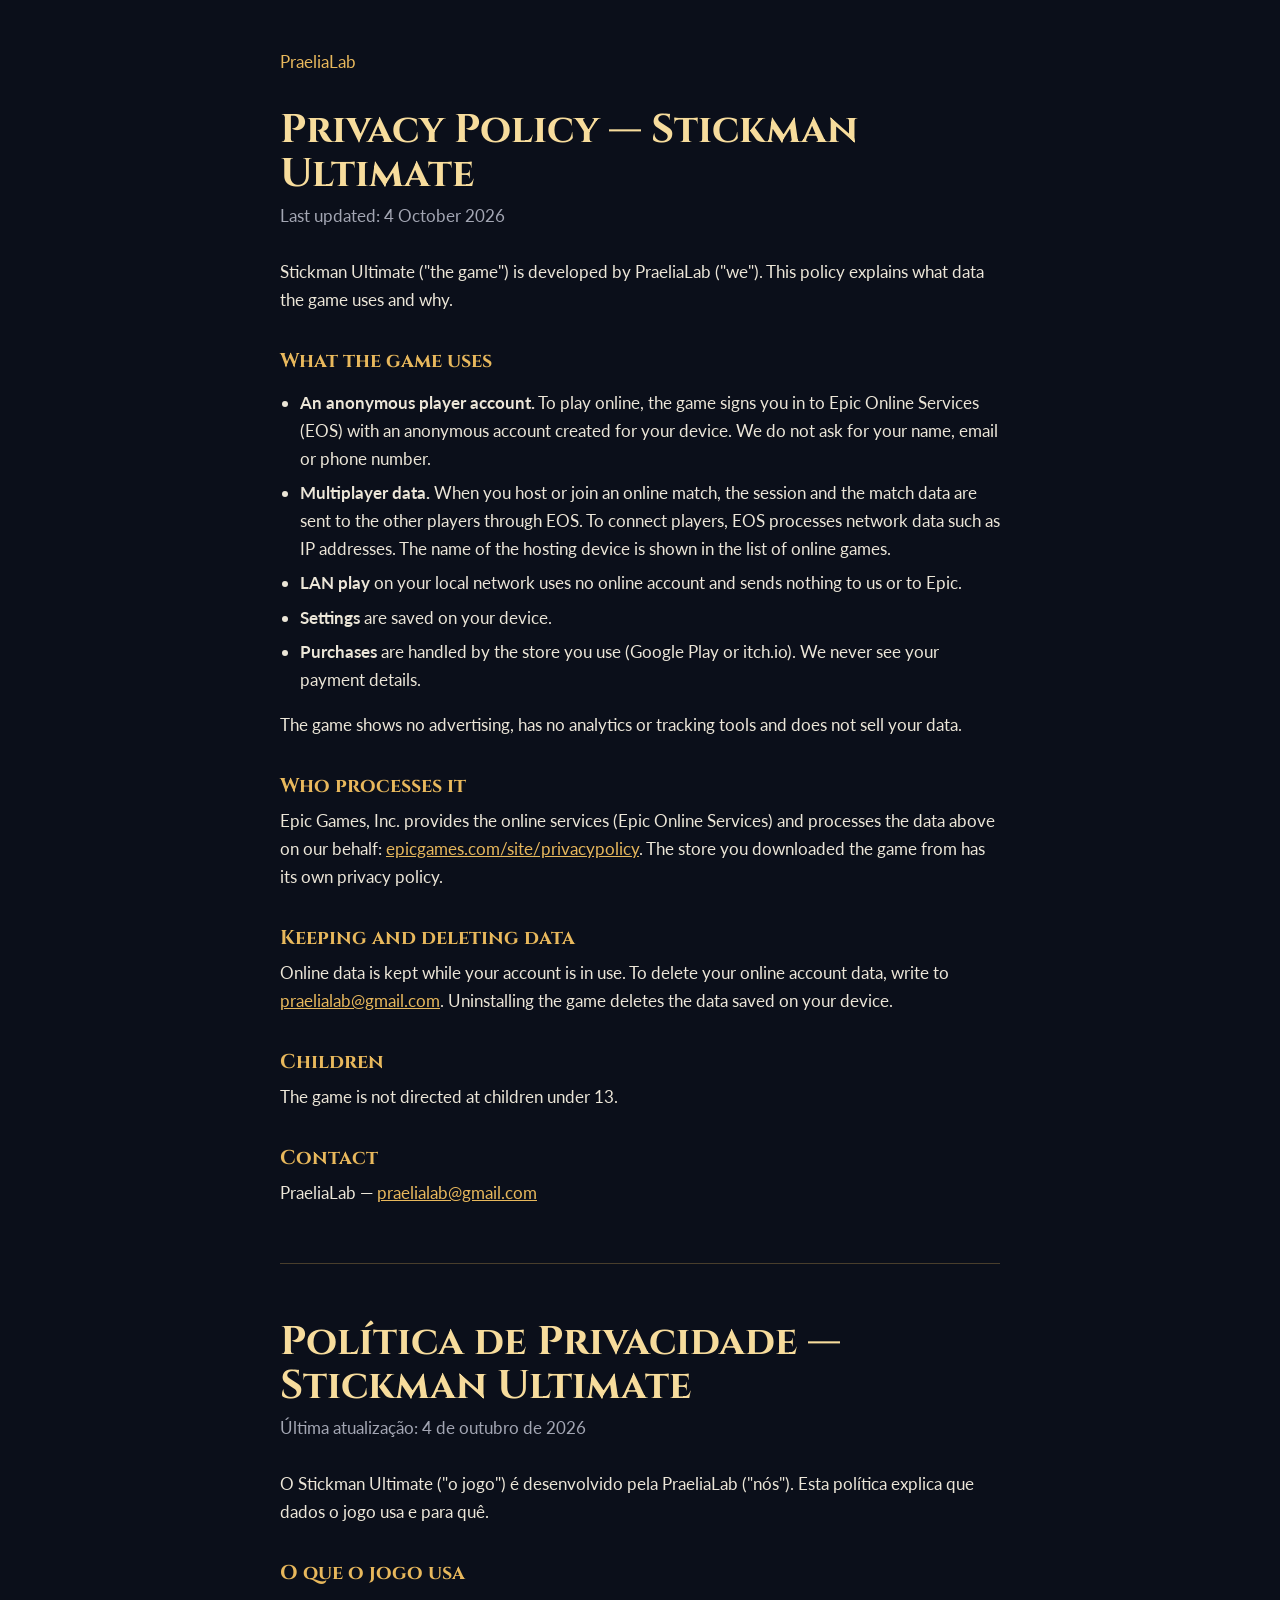
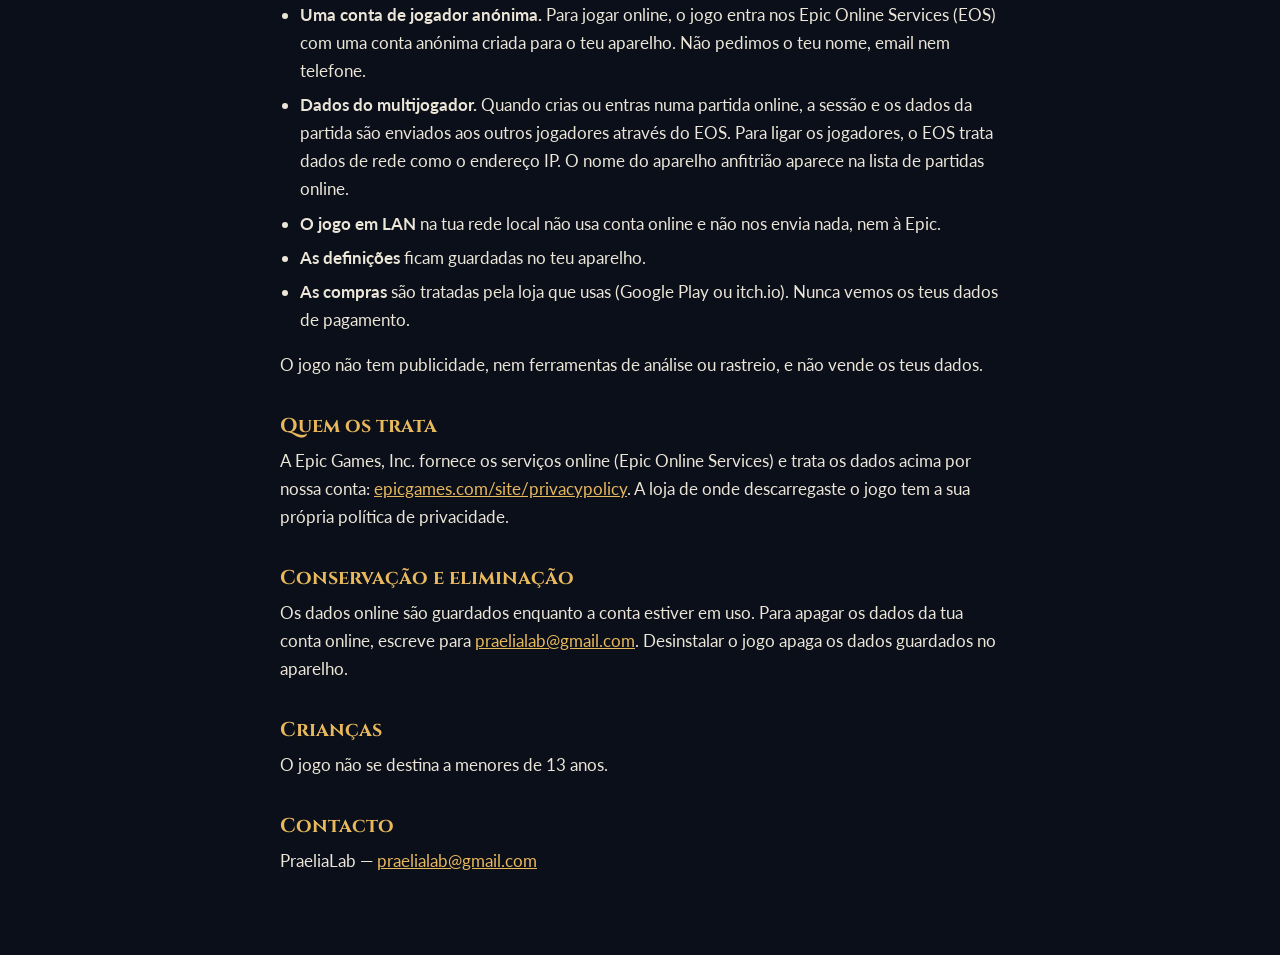
<file: stickman-privacy.html>
<!doctype html>
<html lang="en">
<head>
  <meta charset="utf-8">
  <meta name="viewport" content="width=device-width, initial-scale=1">
  <title>Privacy Policy — Stickman Ultimate</title>
  <meta name="description" content="Privacy policy of Stickman Ultimate by PraeliaLab.">
  <meta name="theme-color" content="#0b0f1a">
  <link rel="icon" type="image/png" href="img/favicon.png">
  <link rel="preconnect" href="https://fonts.googleapis.com">
  <link rel="preconnect" href="https://fonts.gstatic.com" crossorigin>
  <link href="https://fonts.googleapis.com/css2?family=Cinzel:wght@500;700;900&family=Lato:ital,wght@0,400;0,700;1,400&display=swap" rel="stylesheet">
  <link rel="stylesheet" href="css/style.css">
  <style>
    .legal { max-width: 760px; margin: 0 auto; padding: 48px 20px 80px; line-height: 1.65; }
    .legal h1 { font-family: 'Cinzel', serif; color: var(--gold-hi); font-size: clamp(28px, 5vw, 40px); margin: 0 0 6px; }
    .legal h2 { font-family: 'Cinzel', serif; color: var(--gold); font-size: 20px; margin: 36px 0 10px; }
    .legal .updated { color: var(--muted); margin: 0 0 28px; }
    .legal ul { padding-left: 20px; }
    .legal li { margin: 6px 0; }
    .legal hr { border: 0; border-top: 1px solid var(--line); margin: 56px 0; }
    .legal__back { display: inline-flex; align-items: center; gap: 10px; margin-bottom: 32px; text-decoration: none; }
  </style>
</head>
<body>
<main class="legal">
  <a class="legal__back" href="./">PraeliaLab</a>

  <h1>Privacy Policy — Stickman Ultimate</h1>
  <p class="updated">Last updated: 4 October 2026</p>

  <p>Stickman Ultimate ("the game") is developed by PraeliaLab ("we"). This policy explains what data the game uses and why.</p>

  <h2>What the game uses</h2>
  <ul>
    <li><strong>An anonymous player account.</strong> To play online, the game signs you in to Epic Online Services (EOS) with an anonymous account created for your device. We do not ask for your name, email or phone number.</li>
    <li><strong>Multiplayer data.</strong> When you host or join an online match, the session and the match data are sent to the other players through EOS. To connect players, EOS processes network data such as IP addresses. The name of the hosting device is shown in the list of online games.</li>
    <li><strong>LAN play</strong> on your local network uses no online account and sends nothing to us or to Epic.</li>
    <li><strong>Settings</strong> are saved on your device.</li>
    <li><strong>Purchases</strong> are handled by the store you use (Google Play or itch.io). We never see your payment details.</li>
  </ul>
  <p>The game shows no advertising, has no analytics or tracking tools and does not sell your data.</p>

  <h2>Who processes it</h2>
  <p>Epic Games, Inc. provides the online services (Epic Online Services) and processes the data above on our behalf: <a href="https://www.epicgames.com/site/privacypolicy">epicgames.com/site/privacypolicy</a>. The store you downloaded the game from has its own privacy policy.</p>

  <h2>Keeping and deleting data</h2>
  <p>Online data is kept while your account is in use. To delete your online account data, write to <a href="mailto:praelialab@gmail.com">praelialab@gmail.com</a>. Uninstalling the game deletes the data saved on your device.</p>

  <h2>Children</h2>
  <p>The game is not directed at children under 13.</p>

  <h2>Contact</h2>
  <p>PraeliaLab — <a href="mailto:praelialab@gmail.com">praelialab@gmail.com</a></p>

  <hr>

  <h1>Política de Privacidade — Stickman Ultimate</h1>
  <p class="updated">Última atualização: 4 de outubro de 2026</p>

  <p>O Stickman Ultimate ("o jogo") é desenvolvido pela PraeliaLab ("nós"). Esta política explica que dados o jogo usa e para quê.</p>

  <h2>O que o jogo usa</h2>
  <ul>
    <li><strong>Uma conta de jogador anónima.</strong> Para jogar online, o jogo entra nos Epic Online Services (EOS) com uma conta anónima criada para o teu aparelho. Não pedimos o teu nome, email nem telefone.</li>
    <li><strong>Dados do multijogador.</strong> Quando crias ou entras numa partida online, a sessão e os dados da partida são enviados aos outros jogadores através do EOS. Para ligar os jogadores, o EOS trata dados de rede como o endereço IP. O nome do aparelho anfitrião aparece na lista de partidas online.</li>
    <li><strong>O jogo em LAN</strong> na tua rede local não usa conta online e não nos envia nada, nem à Epic.</li>
    <li><strong>As definições</strong> ficam guardadas no teu aparelho.</li>
    <li><strong>As compras</strong> são tratadas pela loja que usas (Google Play ou itch.io). Nunca vemos os teus dados de pagamento.</li>
  </ul>
  <p>O jogo não tem publicidade, nem ferramentas de análise ou rastreio, e não vende os teus dados.</p>

  <h2>Quem os trata</h2>
  <p>A Epic Games, Inc. fornece os serviços online (Epic Online Services) e trata os dados acima por nossa conta: <a href="https://www.epicgames.com/site/privacypolicy">epicgames.com/site/privacypolicy</a>. A loja de onde descarregaste o jogo tem a sua própria política de privacidade.</p>

  <h2>Conservação e eliminação</h2>
  <p>Os dados online são guardados enquanto a conta estiver em uso. Para apagar os dados da tua conta online, escreve para <a href="mailto:praelialab@gmail.com">praelialab@gmail.com</a>. Desinstalar o jogo apaga os dados guardados no aparelho.</p>

  <h2>Crianças</h2>
  <p>O jogo não se destina a menores de 13 anos.</p>

  <h2>Contacto</h2>
  <p>PraeliaLab — <a href="mailto:praelialab@gmail.com">praelialab@gmail.com</a></p>
</main>
</body>
</html>
</file>
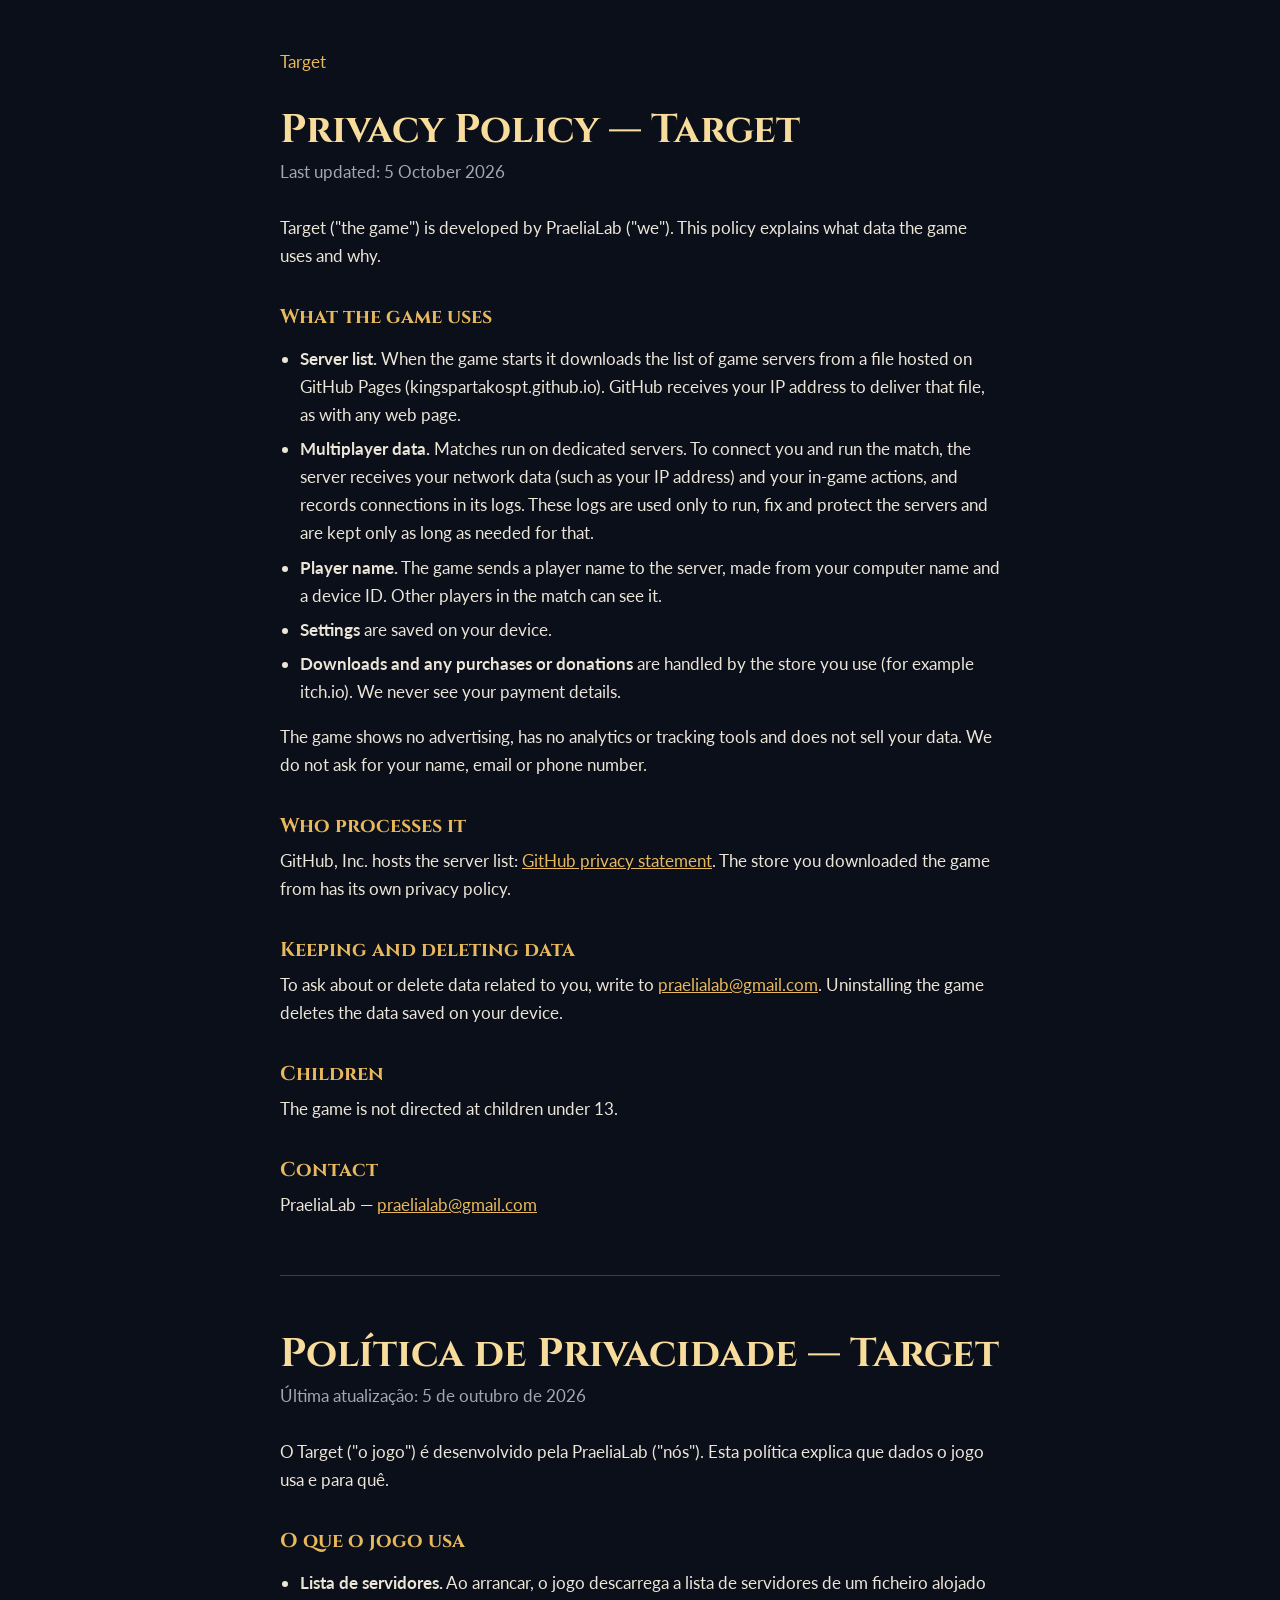
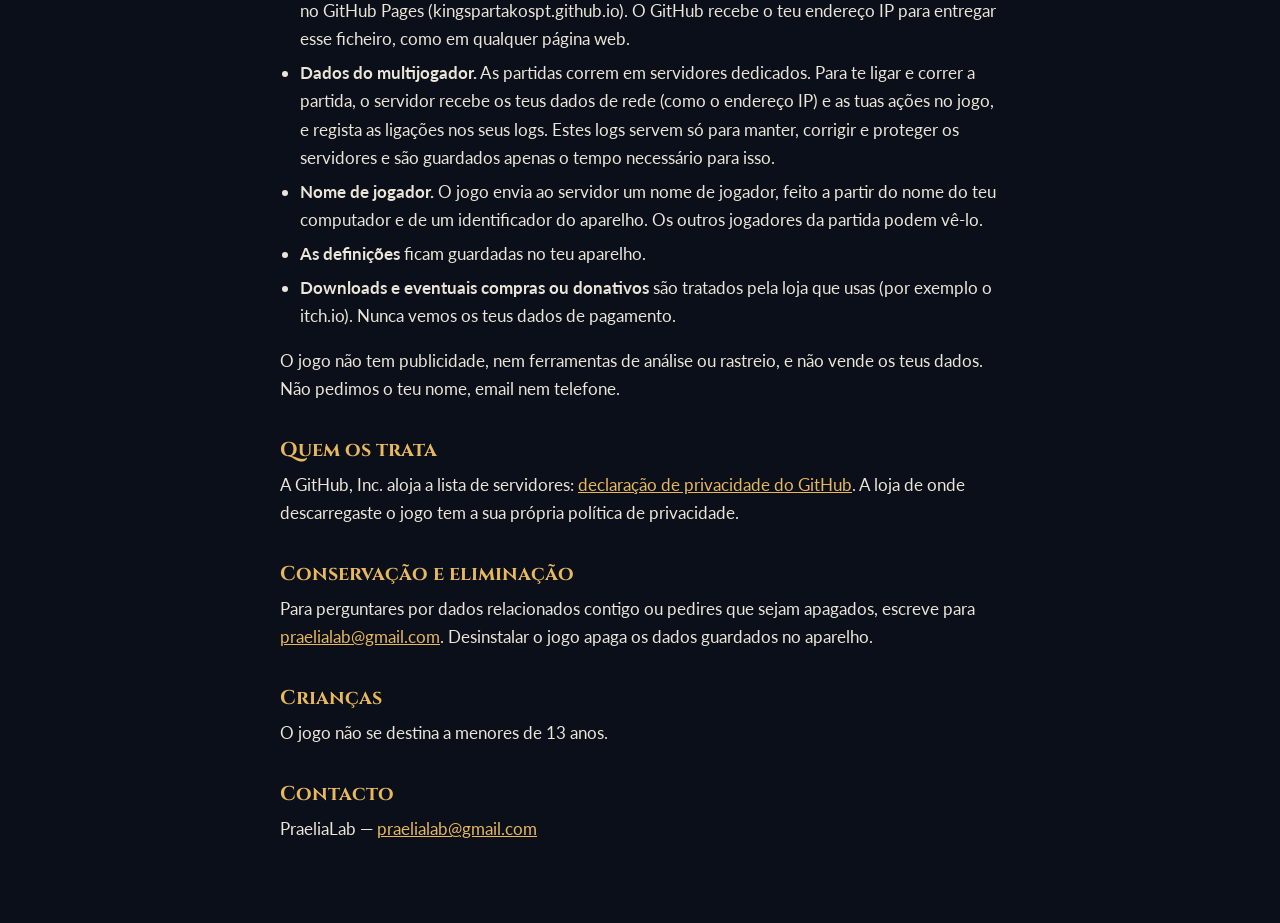
<file: target-privacy.html>
<!doctype html>
<html lang="en">
<head>
  <meta charset="utf-8">
  <meta name="viewport" content="width=device-width, initial-scale=1">
  <title>Privacy Policy — Target</title>
  <meta name="description" content="Privacy policy of Target by PraeliaLab.">
  <meta name="theme-color" content="#0b0f1a">
  <link rel="icon" type="image/png" href="img/favicon.png">
  <link rel="preconnect" href="https://fonts.googleapis.com">
  <link rel="preconnect" href="https://fonts.gstatic.com" crossorigin>
  <link href="https://fonts.googleapis.com/css2?family=Cinzel:wght@500;700;900&family=Lato:ital,wght@0,400;0,700;1,400&display=swap" rel="stylesheet">
  <link rel="stylesheet" href="css/style.css">
  <style>
    .legal { max-width: 760px; margin: 0 auto; padding: 48px 20px 80px; line-height: 1.65; }
    .legal h1 { font-family: 'Cinzel', serif; color: var(--gold-hi); font-size: clamp(28px, 5vw, 40px); margin: 0 0 6px; }
    .legal h2 { font-family: 'Cinzel', serif; color: var(--gold); font-size: 20px; margin: 36px 0 10px; }
    .legal .updated { color: var(--muted); margin: 0 0 28px; }
    .legal ul { padding-left: 20px; }
    .legal li { margin: 6px 0; }
    .legal hr { border: 0; border-top: 1px solid var(--line); margin: 56px 0; }
    .legal__back { display: inline-flex; align-items: center; gap: 10px; margin-bottom: 32px; text-decoration: none; }
  </style>
</head>
<body>
<main class="legal">
  <a class="legal__back" href="target/">Target</a>

  <h1>Privacy Policy — Target</h1>
  <p class="updated">Last updated: 5 October 2026</p>

  <p>Target ("the game") is developed by PraeliaLab ("we"). This policy explains what data the game uses and why.</p>

  <h2>What the game uses</h2>
  <ul>
    <li><strong>Server list.</strong> When the game starts it downloads the list of game servers from a file hosted on GitHub Pages (kingspartakospt.github.io). GitHub receives your IP address to deliver that file, as with any web page.</li>
    <li><strong>Multiplayer data.</strong> Matches run on dedicated servers. To connect you and run the match, the server receives your network data (such as your IP address) and your in-game actions, and records connections in its logs. These logs are used only to run, fix and protect the servers and are kept only as long as needed for that.</li>
    <li><strong>Player name.</strong> The game sends a player name to the server, made from your computer name and a device ID. Other players in the match can see it.</li>
    <li><strong>Settings</strong> are saved on your device.</li>
    <li><strong>Downloads and any purchases or donations</strong> are handled by the store you use (for example itch.io). We never see your payment details.</li>
  </ul>
  <p>The game shows no advertising, has no analytics or tracking tools and does not sell your data. We do not ask for your name, email or phone number.</p>

  <h2>Who processes it</h2>
  <p>GitHub, Inc. hosts the server list: <a href="https://docs.github.com/site-policy/privacy-policies/github-general-privacy-statement">GitHub privacy statement</a>. The store you downloaded the game from has its own privacy policy.</p>

  <h2>Keeping and deleting data</h2>
  <p>To ask about or delete data related to you, write to <a href="mailto:praelialab@gmail.com">praelialab@gmail.com</a>. Uninstalling the game deletes the data saved on your device.</p>

  <h2>Children</h2>
  <p>The game is not directed at children under 13.</p>

  <h2>Contact</h2>
  <p>PraeliaLab — <a href="mailto:praelialab@gmail.com">praelialab@gmail.com</a></p>

  <hr>

  <h1>Política de Privacidade — Target</h1>
  <p class="updated">Última atualização: 5 de outubro de 2026</p>

  <p>O Target ("o jogo") é desenvolvido pela PraeliaLab ("nós"). Esta política explica que dados o jogo usa e para quê.</p>

  <h2>O que o jogo usa</h2>
  <ul>
    <li><strong>Lista de servidores.</strong> Ao arrancar, o jogo descarrega a lista de servidores de um ficheiro alojado no GitHub Pages (kingspartakospt.github.io). O GitHub recebe o teu endereço IP para entregar esse ficheiro, como em qualquer página web.</li>
    <li><strong>Dados do multijogador.</strong> As partidas correm em servidores dedicados. Para te ligar e correr a partida, o servidor recebe os teus dados de rede (como o endereço IP) e as tuas ações no jogo, e regista as ligações nos seus logs. Estes logs servem só para manter, corrigir e proteger os servidores e são guardados apenas o tempo necessário para isso.</li>
    <li><strong>Nome de jogador.</strong> O jogo envia ao servidor um nome de jogador, feito a partir do nome do teu computador e de um identificador do aparelho. Os outros jogadores da partida podem vê-lo.</li>
    <li><strong>As definições</strong> ficam guardadas no teu aparelho.</li>
    <li><strong>Downloads e eventuais compras ou donativos</strong> são tratados pela loja que usas (por exemplo o itch.io). Nunca vemos os teus dados de pagamento.</li>
  </ul>
  <p>O jogo não tem publicidade, nem ferramentas de análise ou rastreio, e não vende os teus dados. Não pedimos o teu nome, email nem telefone.</p>

  <h2>Quem os trata</h2>
  <p>A GitHub, Inc. aloja a lista de servidores: <a href="https://docs.github.com/site-policy/privacy-policies/github-general-privacy-statement">declaração de privacidade do GitHub</a>. A loja de onde descarregaste o jogo tem a sua própria política de privacidade.</p>

  <h2>Conservação e eliminação</h2>
  <p>Para perguntares por dados relacionados contigo ou pedires que sejam apagados, escreve para <a href="mailto:praelialab@gmail.com">praelialab@gmail.com</a>. Desinstalar o jogo apaga os dados guardados no aparelho.</p>

  <h2>Crianças</h2>
  <p>O jogo não se destina a menores de 13 anos.</p>

  <h2>Contacto</h2>
  <p>PraeliaLab — <a href="mailto:praelialab@gmail.com">praelialab@gmail.com</a></p>
</main>
</body>
</html>
</file>
<file: css/style.css>
/* ==========================================================================
   Hero of Cultures II — site styles
   Colours and fonts are tokens below; change them here to restyle the site.
   ========================================================================== */
:root {
  --bg: #0b0f1a;
  --bg-2: #10172a;
  --panel: #141c30;
  --panel-2: #1a2440;
  --line: rgba(232, 184, 92, .28);
  --line-soft: rgba(233, 228, 216, .08);
  --gold: #e8b85c;
  --gold-hi: #f7dc9c;
  --gold-lo: #b8862e;
  --text: #ece6d8;
  --muted: #a3a6b3;
  --ink: #17110a;               /* text on gold */

  --f-display: 'Cinzel', 'Trajan Pro', Georgia, serif;
  --f-body: 'Lato', system-ui, -apple-system, 'Segoe UI', sans-serif;

  --wrap: 1180px;
  --gutter: 16px;
  --nav-h: 68px;
  --cut: 12px;                  /* button corner cut */
}

*, *::before, *::after { box-sizing: border-box; }
html { color-scheme: dark; scroll-behavior: smooth; scroll-padding-top: var(--nav-h); -webkit-text-size-adjust: 100%; }
body {
  margin: 0;
  background: var(--bg);
  color: var(--text);
  font: 400 17px/1.65 var(--f-body);
  overflow-x: hidden;
}
img, video { display: block; max-width: 100%; }
a { color: var(--gold); }
h1, h2, h3 { margin: 0; font-family: var(--f-display); font-weight: 700; line-height: 1.1; }
p { margin: 0 0 1em; }
p:last-child { margin-bottom: 0; }
[hidden] { display: none !important; }
:focus-visible { outline: 2px solid var(--gold); outline-offset: 3px; }

/* ---------- buttons ---------- */
.btn {
  --c: var(--cut);
  display: inline-flex; align-items: center; justify-content: center; gap: .5em;
  padding: .85em 1.8em;
  font: 700 .82rem/1 var(--f-display);
  letter-spacing: .14em; text-transform: uppercase; text-decoration: none;
  clip-path: polygon(var(--c) 0, 100% 0, 100% calc(100% - var(--c)), calc(100% - var(--c)) 100%, 0 100%, 0 var(--c));
  transition: transform .15s ease, filter .15s ease, background .15s ease;
  cursor: pointer; border: 0;
}
.btn:hover { transform: translateY(-2px); filter: brightness(1.08); }
.btn--gold { background: linear-gradient(180deg, var(--gold-hi), var(--gold) 55%, var(--gold-lo)); color: var(--ink); }
.btn--outline { background: rgba(232, 184, 92, .08); color: var(--gold-hi); box-shadow: inset 0 0 0 1px var(--line); }
.btn--outline:hover { background: rgba(232, 184, 92, .16); }
.btn.is-soon { opacity: .55; cursor: default; pointer-events: none; }
.btn--sm { --c: 8px; padding: .7em 1.2em; font-size: .72rem; }
.btn--lg { padding: 1.1em 2.4em; font-size: .9rem; }

/* ---------- nav ---------- */
.nav {
  position: fixed; inset: 0 0 auto; z-index: 50;
  padding: 10px var(--gutter);
  transition: background .25s ease, box-shadow .25s ease;
}
.nav--solid { background: rgba(11, 15, 26, .92); box-shadow: 0 1px 0 var(--line-soft); backdrop-filter: blur(8px); }
.nav__bar {
  max-width: var(--wrap); margin: 0 auto; height: calc(var(--nav-h) - 20px);
  display: flex; align-items: center; gap: 24px;
}
.nav__brand {
  display: flex; align-items: center; gap: 10px; text-decoration: none;
  color: var(--text); font: 700 1.05rem var(--f-display); letter-spacing: .08em;
}
.nav__brand img { width: 40px; height: auto; }
.nav__links { display: flex; gap: 28px; margin-left: 16px; }
.nav__links a {
  color: var(--muted); text-decoration: none;
  font: 700 .78rem var(--f-display); letter-spacing: .16em; text-transform: uppercase;
  padding: 6px 0; border-bottom: 1px solid transparent; transition: color .15s, border-color .15s;
}
.nav__links a:hover { color: var(--gold-hi); border-color: var(--gold); }
.nav__actions { margin-left: auto; display: flex; align-items: center; gap: 12px; }
.lang {
  background: none; border: 1px solid var(--line-soft); color: var(--muted);
  font: 700 .72rem var(--f-display); letter-spacing: .12em;
  padding: 7px 10px; cursor: pointer; border-radius: 2px;
}
.lang:hover { color: var(--gold-hi); border-color: var(--line); }
.nav__burger { display: none; background: none; border: 0; padding: 8px; cursor: pointer; }
.nav__burger span { display: block; width: 22px; height: 2px; margin: 4px 0; background: var(--text); transition: transform .2s, opacity .2s; }

@media (max-width: 820px) {
  .nav__burger { display: block; }
  .nav__links {
    position: absolute; top: 100%; left: 0; right: 0; margin: 0;
    flex-direction: column; gap: 0; padding: 8px var(--gutter) 16px;
    background: rgba(11, 15, 26, .97); box-shadow: 0 1px 0 var(--line-soft);
    display: none;
  }
  .nav__links a { padding: 14px 0; border-bottom: 1px solid var(--line-soft); }
  .nav--open { background: rgba(11, 15, 26, .97); }
  .nav--open .nav__links { display: flex; }
  .nav--open .nav__burger span:nth-child(1) { transform: translateY(6px) rotate(45deg); }
  .nav--open .nav__burger span:nth-child(2) { opacity: 0; }
  .nav--open .nav__burger span:nth-child(3) { transform: translateY(-6px) rotate(-45deg); }
}
@media (max-width: 420px) {
  .nav__brand span { display: none; }
  .nav__actions .btn--sm { padding: .7em .9em; }
}

/* ---------- hero ---------- */
.hero {
  position: relative; min-height: min(100vh, 960px); min-height: min(100svh, 960px);
  display: grid; place-items: center; text-align: center;
  padding: calc(var(--nav-h) + 24px) var(--gutter) 96px;
  overflow: hidden; isolation: isolate;
}
.hero__bg {
  position: absolute; inset: -4%; z-index: -2;
  background: var(--bg-2) center / cover no-repeat;
  object-fit: cover; width: 108%; height: 108%;
  animation: drift 40s ease-in-out infinite alternate;
  filter: saturate(.8);
}
@keyframes drift { from { transform: scale(1) translate(0, 0); } to { transform: scale(1.08) translate(-1.5%, 1%); } }
.hero__shade {
  position: absolute; inset: 0; z-index: -1;
  background:
    radial-gradient(ellipse at 50% 42%, rgba(11, 15, 26, .45) 0%, rgba(11, 15, 26, .82) 60%, rgba(11, 15, 26, .95) 100%),
    linear-gradient(180deg, rgba(11, 15, 26, .6) 0%, transparent 25%, transparent 70%, var(--bg) 100%);
}
.hero__content { max-width: 760px; display: flex; flex-direction: column; align-items: center; }
.hero__logo { width: clamp(130px, 22vw, 210px); height: auto; filter: drop-shadow(0 10px 30px rgba(0, 0, 0, .6)); }
.hero__title {
  margin: 14px 0 10px; font: 700 clamp(1rem, 2.4vw, 1.3rem) var(--f-display);
  letter-spacing: .32em; text-transform: uppercase; color: var(--text);
}
.hero__title span { color: var(--gold); }
.badge {
  display: inline-block; padding: 4px 12px; margin-bottom: 26px;
  font: 700 .68rem var(--f-display); letter-spacing: .24em; text-transform: uppercase;
  color: var(--gold-hi); border: 1px solid var(--line); background: rgba(11, 15, 26, .5);
}
.hero__headline {
  font-weight: 900; font-size: clamp(2.3rem, 7vw, 4.6rem); line-height: 1.02;
  text-transform: uppercase; letter-spacing: .02em;
  text-shadow: 0 4px 30px rgba(0, 0, 0, .6);
}
.hero__headline em { font-style: normal; color: var(--gold); }
.hero__lead { margin: 20px 0 32px; max-width: 34em; font-size: clamp(1rem, 2.2vw, 1.15rem); color: #d6d2c8; }

.platforms { margin-top: 34px; display: flex; align-items: center; gap: 14px; flex-wrap: wrap; justify-content: center; }
.platforms__label {
  font: 700 .7rem var(--f-display); letter-spacing: .2em; text-transform: uppercase; color: var(--muted);
  display: flex; align-items: center; gap: 12px;
}
.platforms__label::before, .platforms__label::after { content: ''; width: 36px; height: 1px; background: var(--line); }
.platform {
  display: inline-flex; align-items: center; gap: 8px;
  padding: 8px 14px; background: rgba(20, 28, 48, .75); border: 1px solid var(--line-soft);
  font: 700 .78rem var(--f-body); color: var(--text);
}
.platform svg { width: 18px; height: 18px; fill: currentColor; }
@media (max-width: 520px) { .platforms__label { flex-basis: 100%; justify-content: center; } }

.hero__scroll { position: absolute; bottom: 28px; left: 50%; transform: translateX(-50%); width: 26px; height: 42px; border: 2px solid var(--line); border-radius: 14px; }
.hero__scroll span { position: absolute; top: 8px; left: 50%; width: 4px; height: 8px; margin-left: -2px; border-radius: 2px; background: var(--gold); animation: wheel 1.8s ease-in-out infinite; }
@keyframes wheel { 0% { opacity: 0; transform: translateY(0); } 30% { opacity: 1; } 100% { opacity: 0; transform: translateY(14px); } }

/* ---------- section scaffolding ---------- */
section { position: relative; }
.features, .eras, .news, .series, .play { padding: clamp(72px, 11vw, 140px) var(--gutter); }
.section-head { max-width: 760px; margin: 0 auto clamp(40px, 6vw, 64px); text-align: center; }
.section-head__lead { color: var(--muted); margin-top: 18px; }

.kicker {
  margin: 0 0 6px; font: 500 clamp(.8rem, 1.6vw, .95rem) var(--f-display);
  letter-spacing: .34em; text-transform: uppercase; color: var(--text);
  display: inline-flex; align-items: center; gap: 14px;
}
.section-head .kicker::before,
.kicker::after { content: ''; width: 48px; height: 1px; background: linear-gradient(90deg, var(--gold), transparent); }
.section-head .kicker::before { background: linear-gradient(270deg, var(--gold), transparent); }
.bigword {
  font-weight: 900; font-size: clamp(2.8rem, 9vw, 6.2rem); line-height: .95;
  text-transform: uppercase; letter-spacing: .01em;
  background: linear-gradient(180deg, var(--gold-hi) 0%, var(--gold) 50%, var(--gold-lo) 100%);
  -webkit-background-clip: text; background-clip: text; color: transparent;
  padding-bottom: .06em;
  transform: translateZ(0);     /* own layer: avoids gradient text staying faded after the reveal fade-in */
}

/* ---------- media slots ---------- */
.slot {
  position: relative; margin: 0; aspect-ratio: 16 / 9; overflow: hidden;
  background: var(--panel); border: 1px solid var(--line);
}
.slot > img, .slot > video, .slot > iframe { width: 100%; height: 100%; object-fit: cover; border: 0; }
.slot::before, .slot::after {          /* gold corner marks */
  content: ''; position: absolute; width: 18px; height: 18px; z-index: 1; pointer-events: none;
  border: 2px solid var(--gold);
}
.slot::before { top: 6px; left: 6px; border-right: 0; border-bottom: 0; }
.slot::after { bottom: 6px; right: 6px; border-left: 0; border-top: 0; }
.slot--empty {
  display: grid; place-items: center;
  background:
    repeating-linear-gradient(135deg, rgba(232, 184, 92, .045) 0 12px, transparent 12px 24px),
    radial-gradient(ellipse at center, var(--panel-2), var(--panel));
}
.slot__label {
  padding: 8px 14px; text-align: center;
  font: 700 .72rem var(--f-display); letter-spacing: .18em; text-transform: uppercase;
  color: var(--muted); border: 1px dashed var(--line);
}

/* ---------- features ---------- */
.features { background: linear-gradient(180deg, var(--bg) 0%, var(--bg-2) 50%, var(--bg) 100%); }
.feature {
  max-width: var(--wrap); margin: 0 auto;
  display: grid; grid-template-columns: 5fr 7fr; gap: clamp(28px, 5vw, 72px); align-items: center;
}
.feature + .feature { margin-top: clamp(72px, 10vw, 128px); }
.feature--flip { grid-template-columns: 7fr 5fr; }
.feature--flip .feature__text { order: 2; }
.feature__text p:not(.kicker) { color: #cfcbc1; margin-top: 18px; }
@media (max-width: 820px) {
  .feature, .feature--flip { grid-template-columns: 1fr; }
  .feature--flip .feature__text { order: 0; }
}

/* ---------- eras ---------- */
.eras { background: var(--bg); border-top: 1px solid var(--line-soft); }
.eras__row {
  list-style: none; margin: 0 auto; padding: 4px 0 18px; max-width: var(--wrap);
  display: grid; grid-template-columns: repeat(3, 1fr); gap: 14px;
}
@media (max-width: 820px) {         /* phones/tablets: one swipeable row */
  .eras__row {
    grid-template-columns: none; grid-auto-flow: column; grid-auto-columns: minmax(200px, 62%);
    overflow-x: auto; scroll-snap-type: x mandatory; scrollbar-color: var(--gold-lo) transparent;
  }
}
.era {
  scroll-snap-align: start; position: relative;
  padding: 22px 20px 24px; min-height: 190px;
  background: linear-gradient(180deg, var(--panel-2), var(--panel));
  border: 1px solid var(--line-soft); border-top: 2px solid var(--gold-lo);
  transition: border-color .2s, transform .2s;
}
.era:hover { border-color: var(--line); border-top-color: var(--gold); transform: translateY(-3px); }
.era__num { display: block; font: 900 2rem var(--f-display); color: var(--gold); opacity: .9; margin-bottom: 14px; }
.era__name { font-size: 1.02rem; letter-spacing: .06em; text-transform: uppercase; margin-bottom: 8px; }
.era__desc { font-size: .9rem; color: var(--muted); line-height: 1.5; }

/* ---------- cards (news, series) ---------- */
.news { background: var(--bg-2); }
.series { background: var(--bg); }
.cards { max-width: var(--wrap); margin: 0 auto; display: grid; grid-template-columns: repeat(3, 1fr); gap: 22px; }
.cards--2 { grid-template-columns: repeat(2, 1fr); }
@media (max-width: 900px) { .cards { grid-template-columns: 1fr 1fr; } }
@media (max-width: 620px) { .cards, .cards--2 { grid-template-columns: 1fr; } }
.card {
  display: flex; flex-direction: column; color: inherit; text-decoration: none;
  background: var(--panel); border: 1px solid var(--line-soft);
  transition: border-color .2s, transform .2s;
}
a.card:hover, .card:hover { border-color: var(--line); transform: translateY(-3px); }
.card .slot { border: 0; border-bottom: 1px solid var(--line-soft); }
.card__body { padding: 20px 22px 24px; }
.card__meta { display: flex; align-items: center; gap: 12px; flex-wrap: wrap; font-size: .8rem; color: var(--muted); margin-bottom: 10px; }
.tag {
  font: 700 .66rem var(--f-display); letter-spacing: .16em; text-transform: uppercase;
  color: var(--gold-hi); padding: 3px 8px; border: 1px solid var(--line);
}
.card__title { font-size: 1.2rem; margin-bottom: 10px; }
.card__body p:not(.card__meta):not(.card__status) { color: #c9c5bb; font-size: .95rem; }
.card__status { margin-top: 14px; font: 700 .72rem var(--f-display); letter-spacing: .16em; text-transform: uppercase; color: var(--gold); }

/* ---------- play ---------- */
.play {
  text-align: center;
  background:
    radial-gradient(ellipse at 50% 0%, rgba(232, 184, 92, .14), transparent 60%),
    linear-gradient(180deg, var(--bg), var(--bg-2));
  border-top: 1px solid var(--line-soft);
}
.play__inner { max-width: 760px; margin: 0 auto; }
.play .kicker::before { content: ''; width: 48px; height: 1px; background: linear-gradient(270deg, var(--gold), transparent); }
.play__buttons { margin-top: 34px; display: flex; gap: 14px; justify-content: center; flex-wrap: wrap; }
.play__note { margin-top: 22px; font-size: .85rem; color: var(--muted); }

/* ---------- footer ---------- */
.footer {
  padding: 48px var(--gutter) 40px; text-align: center;
  border-top: 1px solid var(--line-soft); background: #080b13;
  display: flex; flex-direction: column; align-items: center; gap: 18px;
}
.footer__logo { width: 56px; height: auto; opacity: .9; }
.social { display: flex; gap: 10px; flex-wrap: wrap; justify-content: center; }
.social__link {
  padding: 8px 14px; font: 700 .72rem var(--f-display); letter-spacing: .14em; text-transform: uppercase;
  color: var(--text); text-decoration: none; border: 1px solid var(--line-soft);
}
.social__link:hover { color: var(--gold-hi); border-color: var(--line); }
.footer__links { display: flex; gap: 22px; flex-wrap: wrap; justify-content: center; }
.footer__links a { color: var(--muted); text-decoration: none; font-size: .88rem; }
.footer__links a:hover { color: var(--gold-hi); }
.footer__studio { width: 140px; height: auto; opacity: .85; }
.footer__copy { font-size: .8rem; color: #6f7280; margin: 0; }

/* ---------- reveal on scroll ---------- */
.reveal { opacity: 0; transform: translateY(28px); transition: opacity .7s ease, transform .7s ease; }
.reveal.is-in { opacity: 1; transform: none; }

@media (prefers-reduced-motion: reduce) {
  html { scroll-behavior: auto; }
  .hero__bg, .hero__scroll span { animation: none; }
  .reveal { opacity: 1; transform: none; transition: none; }
  .btn, .card, .era { transition: none; }
}

/* Icons in buttons and social links */
.btn--icon { display: inline-flex; align-items: center; gap: 10px; }
.btn--icon svg { width: 22px; height: 22px; fill: currentColor; }
.social__link { display: inline-flex; align-items: center; gap: 8px; }
.social__link svg { width: 22px; height: 22px; fill: currentColor; }

/* ---- lightbox ---- */
.slot img, .zoomable { cursor: zoom-in; }
.lightbox {
  position: fixed; inset: 0; z-index: 1000; display: flex; flex-direction: column; align-items: center; justify-content: center;
  padding: 16px; background: rgba(5, 7, 12, .92); opacity: 0; visibility: hidden; transition: opacity .2s, visibility .2s;
}
.lightbox--open { opacity: 1; visibility: visible; }
.lightbox__img { max-width: 100%; max-height: calc(100vh - 90px); object-fit: contain; border-radius: 6px; cursor: zoom-out; box-shadow: 0 10px 40px rgba(0, 0, 0, .6); }
.lightbox__cap { margin: 12px 0 0; max-width: 900px; color: var(--text); opacity: .8; font-size: .95rem; text-align: center; }
.lightbox__close {
  position: absolute; top: 10px; right: 14px; width: 44px; height: 44px; border: 0; border-radius: 50%;
  background: rgba(255, 255, 255, .08); color: var(--text); font-size: 30px; line-height: 44px; cursor: pointer;
}
.lightbox__close:hover { background: rgba(255, 255, 255, .18); }
html.no-scroll { overflow: hidden; }

/* ---- PraeliaLab games selector (fixed on top of every page) ---- */
:root { --games-h: 116px; --note-h: 24px; }
html { scroll-padding-top: calc(var(--nav-h) + var(--games-h)); }
.gamesbar {
  position: fixed; inset: 0 0 auto; z-index: 60; height: calc(var(--games-h) - var(--note-h));
  display: flex; align-items: center; justify-content: center; gap: 14px;
  padding: 0 12px; background: rgba(5, 6, 10, .97); border-bottom: 1px solid rgba(255, 255, 255, .08);
  overflow-x: auto; scrollbar-width: none; font-family: system-ui, -apple-system, 'Segoe UI', sans-serif;
}
.gamesbar::-webkit-scrollbar { display: none; }
.gamesbar__studio { color: #8b8f9c; font: 700 .7rem/1 system-ui, sans-serif; letter-spacing: .14em; text-transform: uppercase; margin-right: 4px; flex: none; }
.gamecard {
  flex: none; display: flex; align-items: center; gap: 14px; height: 74px; padding: 6px 14px 6px 6px;
  border-radius: 6px; text-decoration: none; color: #e9eaee; background: rgba(255, 255, 255, .04);
  border: 1px solid rgba(255, 255, 255, .08); transition: background .2s, border-color .2s, transform .2s;
}
.gamecard:hover { background: rgba(255, 255, 255, .09); border-color: rgba(255, 255, 255, .22); transform: translateY(-1px); }
.gamecard__img { width: 116px; height: 62px; border-radius: 4px; background: #222 center / cover no-repeat; flex: none; }
.gamecard__text { display: flex; flex-direction: column; line-height: 1.15; }
.gamecard__text strong { font-size: 1.02rem; font-weight: 700; white-space: nowrap; }
.gamecard__text small { font-size: .76rem; color: #9a9eab; text-transform: uppercase; letter-spacing: .08em; }
.gamecard__enter {
  font: 700 .78rem/1 system-ui, sans-serif; letter-spacing: .1em; text-transform: uppercase; white-space: nowrap;
  padding: 9px 14px; border-radius: 3px; background: var(--gold); color: var(--ink);
}
.gamecard.is-current { border-color: var(--gold); background: rgba(255, 255, 255, .08); cursor: default; }
.gamecard.is-current .gamecard__enter { background: transparent; color: var(--gold-hi); box-shadow: inset 0 0 0 1px var(--gold); }
.nav { top: var(--games-h); }
.hero { padding-top: calc(var(--nav-h) + var(--games-h) + 24px); }
@media (max-width: 720px) {
  :root { --games-h: 100px; }
  .gamecard { height: 60px; }
  .gamecard__img { width: 84px; height: 46px; }
  .gamesbar { justify-content: flex-start; }
  .gamesbar__studio { display: none; }
  .gamecard__text small { display: none; }
}

/* ---- Map strip (Target) ---- */
.mapstrip { padding: 40px var(--gutter) 80px; max-width: 1280px; margin: 0 auto; }
.mapstrip__row { display: grid; grid-template-columns: repeat(4, 1fr); gap: 14px; }
.mapstrip__item { margin: 0; aspect-ratio: 16 / 9; overflow: hidden; background: var(--panel); border: 1px solid var(--line); }
.mapstrip__item img { width: 100%; height: 100%; object-fit: cover; display: block; transition: transform .3s; }
.mapstrip__item:hover img { transform: scale(1.04); }
@media (max-width: 860px) {
  .mapstrip__row { display: flex; overflow-x: auto; scroll-snap-type: x mandatory; padding-bottom: 8px; }
  .mapstrip__item { flex: 0 0 78%; scroll-snap-align: start; }
}

/* ---- System requirements ---- */
.reqs { padding: 70px var(--gutter) 40px; max-width: var(--wrap); margin: 0 auto; }
.reqs__grid { display: grid; gap: 18px; grid-template-columns: repeat(auto-fit, minmax(260px, 1fr)); margin-top: 26px; }
.reqs__card { background: var(--panel); border: 1px solid var(--line-soft); border-top: 2px solid var(--gold-lo); padding: 22px 22px 18px; }
.reqs__card h3 { margin: 0 0 4px; font: 700 1.05rem var(--f-display); color: var(--gold-hi); letter-spacing: .04em; }
.reqs__card .reqs__tag { display: block; margin-bottom: 14px; font-size: .78rem; color: var(--muted); text-transform: uppercase; letter-spacing: .12em; }
.reqs__card dl { margin: 0; display: grid; grid-template-columns: max-content 1fr; gap: 8px 14px; font-size: .92rem; }
.reqs__card dt { color: var(--muted); }
.reqs__card dd { margin: 0; color: var(--text); }
.reqs__note { margin-top: 14px; color: var(--muted); font-size: .85rem; text-align: center; }
.reqs .bigword { font-size: clamp(2rem, 5vw, 3.4rem); overflow-wrap: anywhere; }
a .slot img { cursor: pointer; }

/* ---- Modes: tabs + gallery ---- */
.modes { padding: clamp(64px, 9vw, 110px) var(--gutter); border-top: 1px solid var(--line-soft); }
.modes__grid { max-width: var(--wrap); margin: 0 auto; display: grid; grid-template-columns: 1fr 1fr; gap: 28px; }
.modes__panel { min-width: 0; }
.modes__title {
  font: 700 .85rem/1.2 var(--f-display); letter-spacing: .14em; text-transform: uppercase;
  color: var(--gold); margin: 0 0 12px; display: flex; align-items: center; gap: 12px;
}
.modes__title::after { content: ''; flex: 1; height: 1px; background: var(--line); }
@media (max-width: 900px) { .modes__grid { grid-template-columns: 1fr; gap: 40px; } }
.modes__stage { position: relative; aspect-ratio: 16 / 9; overflow: hidden; background: var(--panel); border: 1px solid var(--line); }
.modes__slide { position: absolute; inset: 0; margin: 0; opacity: 0; transition: opacity .45s; pointer-events: none; }
.modes__slide.is-on { opacity: 1; pointer-events: auto; }
.modes__slide img { width: 100%; height: 100%; object-fit: cover; }
.modes__slide figcaption {
  position: absolute; left: 0; right: 0; bottom: 0; padding: 36px 18px 14px;
  background: linear-gradient(transparent, rgba(5, 7, 12, .88)); font-size: .88rem; color: var(--text);
}
.modes__slide figcaption strong { display: block; font-family: var(--f-display); color: var(--gold-hi); font-size: 1.05rem; letter-spacing: .04em; }
.modes__nav {
  position: absolute; top: 50%; transform: translateY(-50%); z-index: 2;
  width: 46px; height: 46px; border: 1px solid var(--line); background: rgba(11, 15, 26, .7);
  color: var(--gold-hi); font-size: 2rem; line-height: 1; cursor: pointer;
}
.modes__nav:hover { background: rgba(11, 15, 26, .92); }
.modes__nav--prev { left: 12px; }
.modes__nav--next { right: 12px; }
.modes__thumbs { display: flex; gap: 10px; margin-top: 10px; overflow-x: auto; padding-bottom: 4px; }
.modes__thumb {
  flex: 1 0 72px; aspect-ratio: 16 / 9; border: 1px solid var(--line-soft); background: center / cover no-repeat var(--panel);
  opacity: .55; cursor: pointer; transition: opacity .2s, border-color .2s; padding: 0;
}
.modes__thumb:hover { opacity: .85; }
.modes__thumb.is-on { opacity: 1; border-color: var(--gold); }
@media (max-width: 640px) {
  .modes__slide figcaption { padding: 28px 14px 10px; font-size: .82rem; }
  .modes__slide figcaption span { display: none; }
  .modes__nav { width: 38px; height: 38px; font-size: 1.6rem; }
}

/* ---- Latest news: compact (half size) ---- */
.news { padding-top: clamp(40px, 6vw, 70px); padding-bottom: clamp(40px, 6vw, 70px); }
.news .section-head { margin-bottom: 26px; }
.news .bigword { font-size: clamp(1.8rem, 4.5vw, 3.1rem); }
.news .cards { max-width: 860px; gap: 14px; }
.news .card__body { padding: 12px 14px 14px; }
.news .card__meta { font-size: .7rem; margin-bottom: 6px; gap: 8px; }
.news .card__title { font-size: .95rem; margin-bottom: 6px; }
.news .card__body p:not(.card__meta):not(.card__status) { font-size: .8rem; line-height: 1.5; margin: 0; }
.modes__grid > .modes__panel:only-child { grid-column: 1 / -1; }
.gamesnote {
  position: fixed; left: 0; right: 0; top: calc(var(--games-h) - var(--note-h)); z-index: 60; height: var(--note-h); margin: 0;
  display: flex; align-items: center; justify-content: center;
  background: rgba(5, 6, 10, .97); border-bottom: 1px solid rgba(255, 255, 255, .08);
  color: #8b8f9c; font: 600 .68rem/1 system-ui, sans-serif; letter-spacing: .08em; text-align: center;
}
/* Latest news: single horizontal card */
.news .cards { grid-template-columns: 1fr; max-width: 760px; }
.news .card { display: grid; grid-template-columns: 1fr 1fr; align-items: stretch; }
.news .card .slot { border-bottom: 0; border-right: 1px solid var(--line-soft); height: 100%; }
.news .card__body { display: flex; flex-direction: column; justify-content: center; padding: 18px 22px; }
@media (max-width: 620px) {
  .news .card { grid-template-columns: 1fr; }
  .news .card .slot { border-right: 0; border-bottom: 1px solid var(--line-soft); }
}
.trailer { max-width: var(--wrap); margin: 0 auto clamp(56px, 8vw, 100px); }
.trailer .section-head { margin-bottom: 24px; }
.slot--video video { width: 100%; height: 100%; object-fit: contain; background: #000; display: block; }
.gamesbar__studio small { display: block; margin-top: 5px; font: 500 .58rem/1 system-ui, sans-serif; letter-spacing: .08em; text-transform: none; color: #6b6f7c; }
/* Language menu (select in the nav) */
select.lang { appearance: none; -webkit-appearance: none; background: transparent; padding-right: 22px; max-width: 150px; text-transform: none; letter-spacing: .04em;
  background-image: linear-gradient(45deg, transparent 50%, currentColor 50%), linear-gradient(135deg, currentColor 50%, transparent 50%);
  background-position: calc(100% - 11px) 50%, calc(100% - 7px) 50%; background-size: 4px 4px; background-repeat: no-repeat; }
select.lang option { color: #111; background: #fff; }
</file>
<file: stickman/theme.css>
/* Stickman Ultimate: comic look on the HoC page model (only tokens and a few overrides). */
:root {
  --bg: #07090f;
  --bg-2: #0c1220;
  --panel: #111a2c;
  --panel-2: #16223a;
  --line: rgba(242, 140, 40, .32);
  --line-soft: rgba(255, 255, 255, .08);
  --gold: #f28c28;          /* orange accent (in-game menu) */
  --gold-hi: #ffc477;
  --gold-lo: #d7261e;       /* logo red */
  --text: #f4f6fb;
  --muted: #a9b3c6;
  --ink: #120806;
  --f-display: 'Bangers', 'Impact', system-ui, sans-serif;
  --f-body: 'Roboto', system-ui, -apple-system, 'Segoe UI', sans-serif;
}
.bigword, .hero__headline, .nav__brand span { letter-spacing: .04em; }
.bigword { font-size: clamp(2.6rem, 7vw, 4.6rem); }
.btn--gold { background: linear-gradient(180deg, #ffb35c, var(--gold) 55%, var(--gold-lo)); color: #fff; text-shadow: 0 1px 0 rgba(0, 0, 0, .35); }
.kicker { font-family: var(--f-body); font-weight: 700; }
/* The key art carries the logo in its middle: the text sits under it. */
.hero { align-items: start; padding-top: calc(var(--nav-h) + var(--games-h) + 8px + min(11vw, 170px)); padding-bottom: 80px; }
.hero__headline { font-size: clamp(2rem, 4.5vw, 3.2rem); }
.hero__lead { margin: 12px 0 22px; }
.hero__bg { background-position: center top; }
.hero__shade { background: linear-gradient(180deg, rgba(7, 9, 15, .15) 0%, rgba(7, 9, 15, .05) 40%, rgba(7, 9, 15, .85) 78%, var(--bg) 100%); }
.hero__headline em { color: var(--gold); }
.era__num { font-family: var(--f-display); }
/* The whole key art (logo included) across the top, never a cropped cover; the text sits under the logo. */
.hero__bg { background-size: min(100%, 1536px) auto; clip-path: inset(calc(var(--nav-h) + var(--games-h) + 8px) 0 0 0); background-position: center calc(var(--nav-h) + var(--games-h) + 8px - min(17vw, 260px)); background-repeat: no-repeat; animation: none; inset: 0; width: 100%; height: 100%; }
</file>
<file: target/theme.css>
/* Target: dark tactical look on the HoC page model (only tokens and a few overrides). */
:root {
  --bg: #0a0a0c;
  --bg-2: #111114;
  --panel: #16161a;
  --panel-2: #1d1d22;
  --line: rgba(230, 38, 26, .35);
  --line-soft: rgba(232, 232, 232, .08);
  --gold: #e6261a;          /* accent red */
  --gold-hi: #ff6a5c;
  --gold-lo: #c8102e;       /* logo crosshair red */
  --text: #e8e8e8;
  --muted: #9a9aa2;
  --ink: #ffffff;
  --f-display: 'Oswald', 'Arial Narrow', system-ui, sans-serif;
  --f-body: 'Barlow', system-ui, -apple-system, 'Segoe UI', sans-serif;
}
.bigword { text-transform: uppercase; letter-spacing: .06em; }
.btn--gold { background: linear-gradient(180deg, var(--gold-hi), var(--gold) 55%, var(--gold-lo)); color: #fff; }
.bigword { background: none; -webkit-text-fill-color: var(--text); color: var(--text); }
.hero__logo { width: clamp(220px, 40vw, 460px); }
.hero__shade { background: linear-gradient(180deg, rgba(10, 10, 12, .55) 0%, rgba(10, 10, 12, .25) 45%, rgba(10, 10, 12, .9) 85%, var(--bg) 100%); }
.hero__headline em { color: var(--gold); }
</file>
